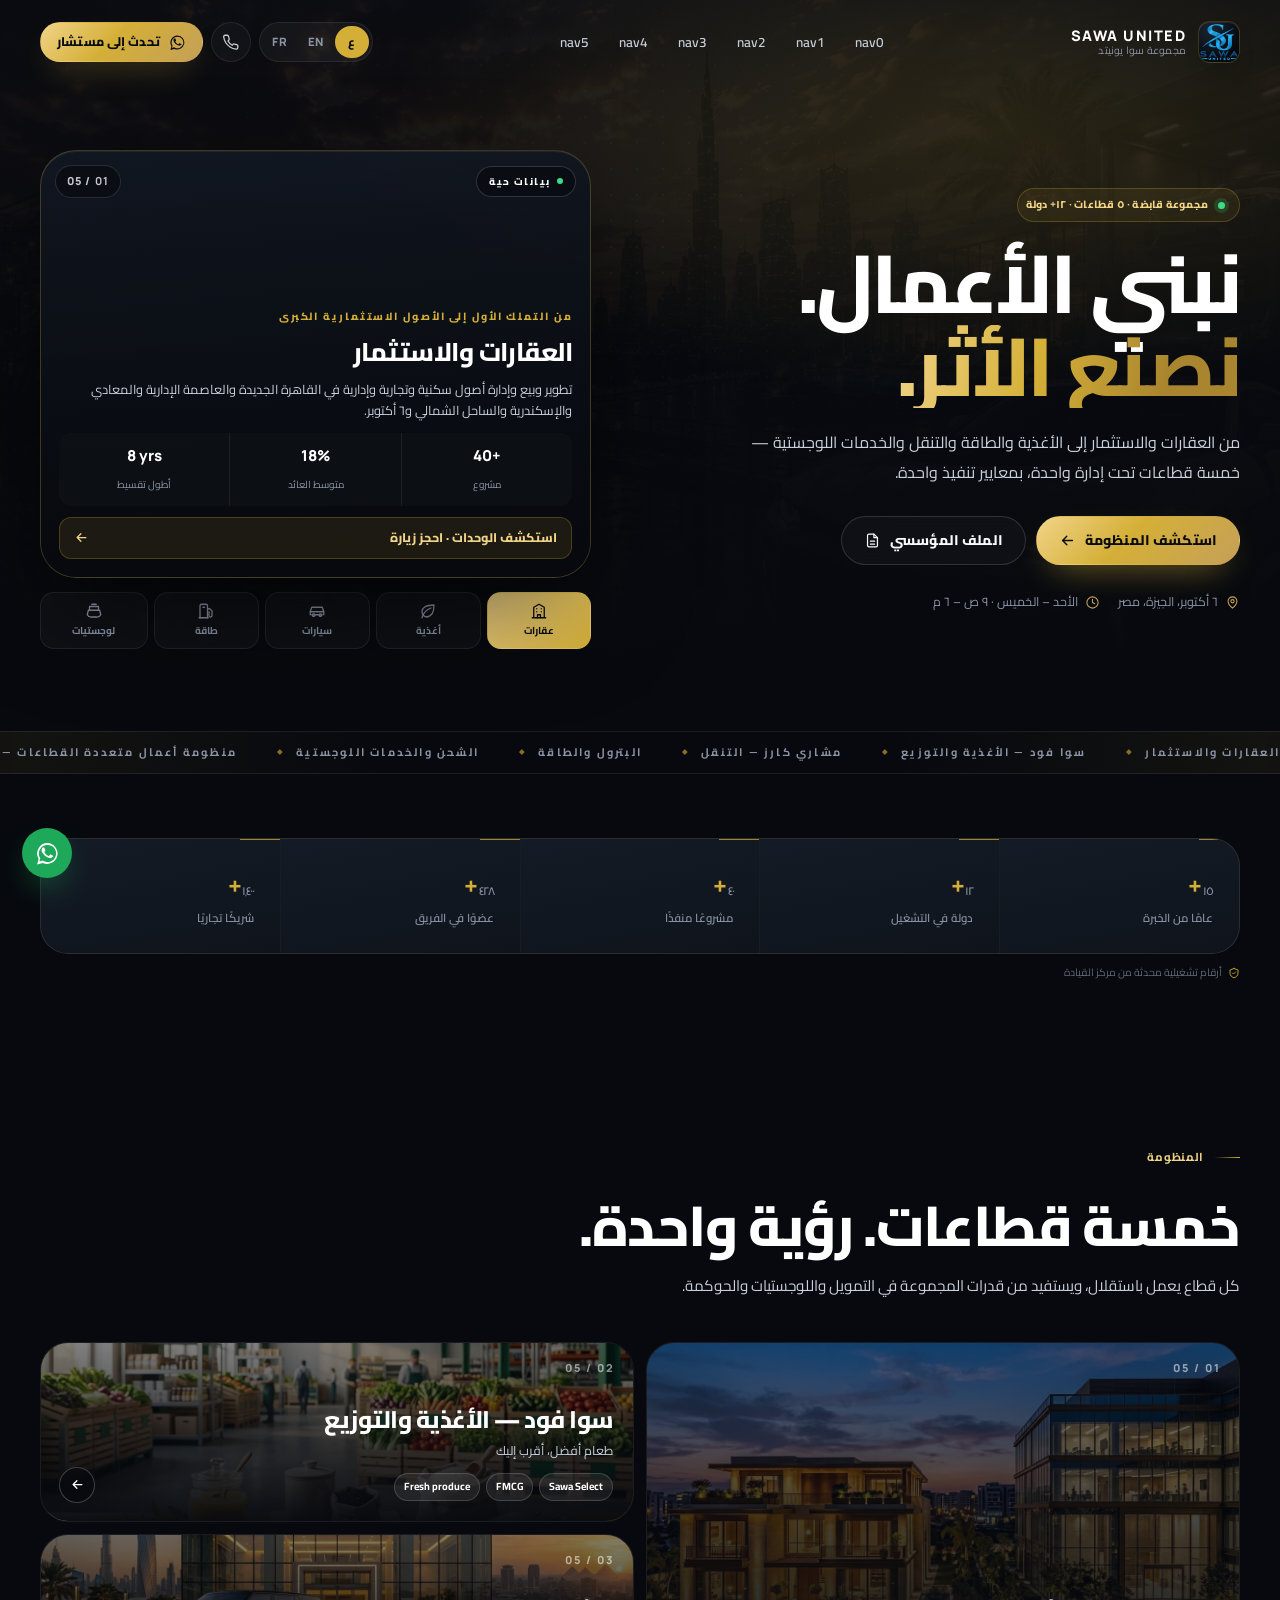
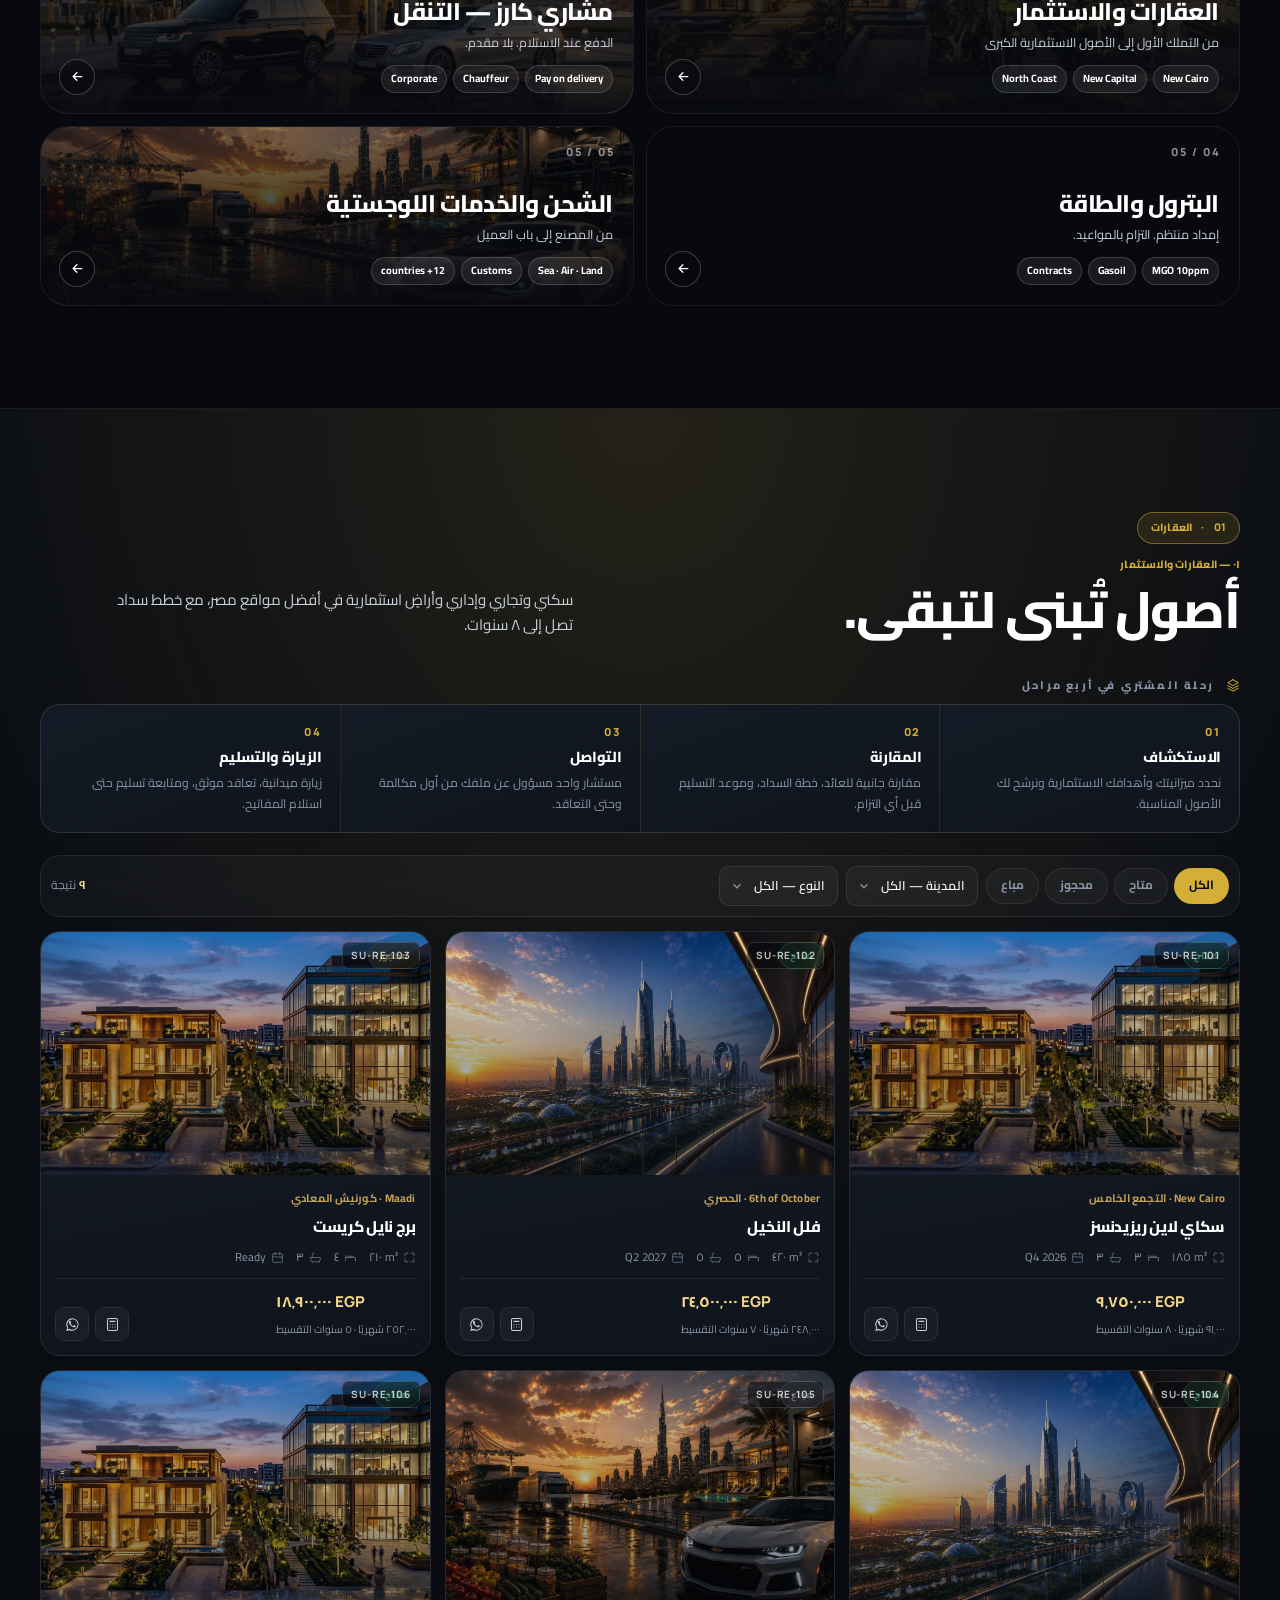
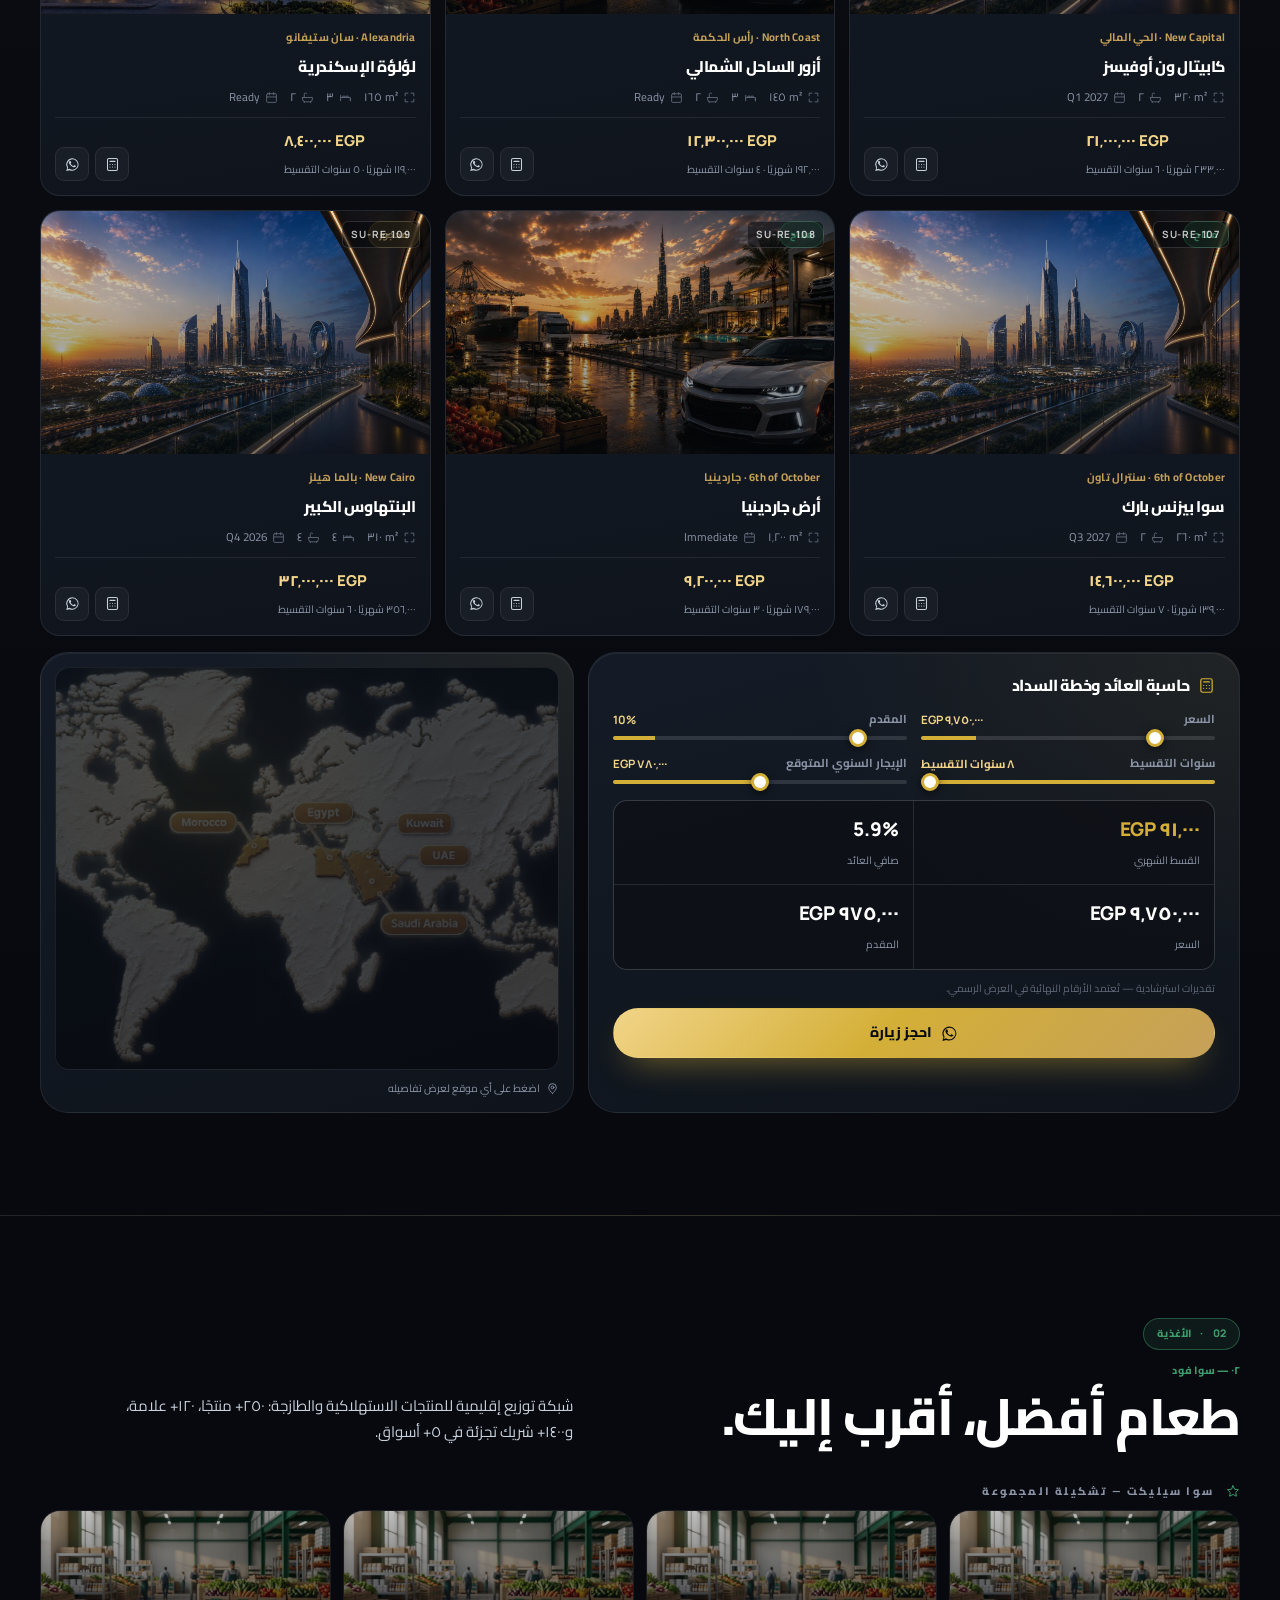
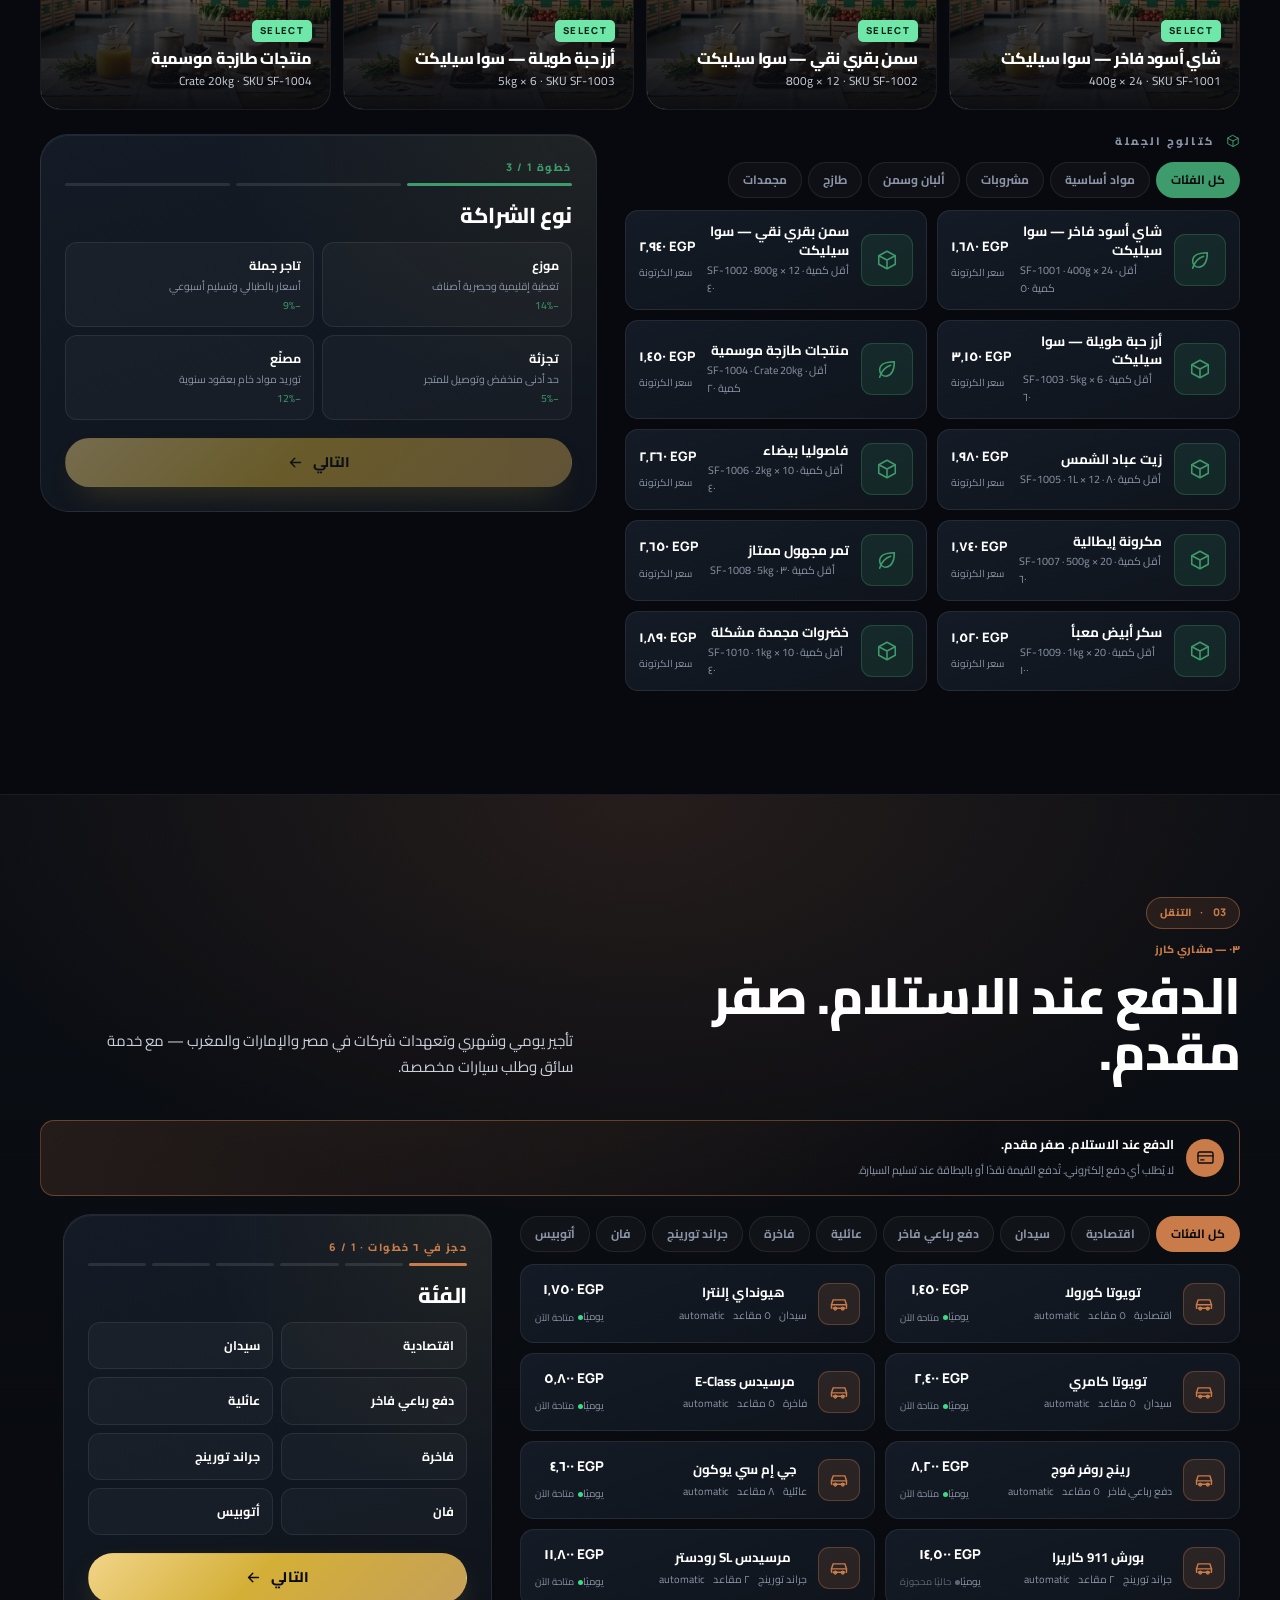
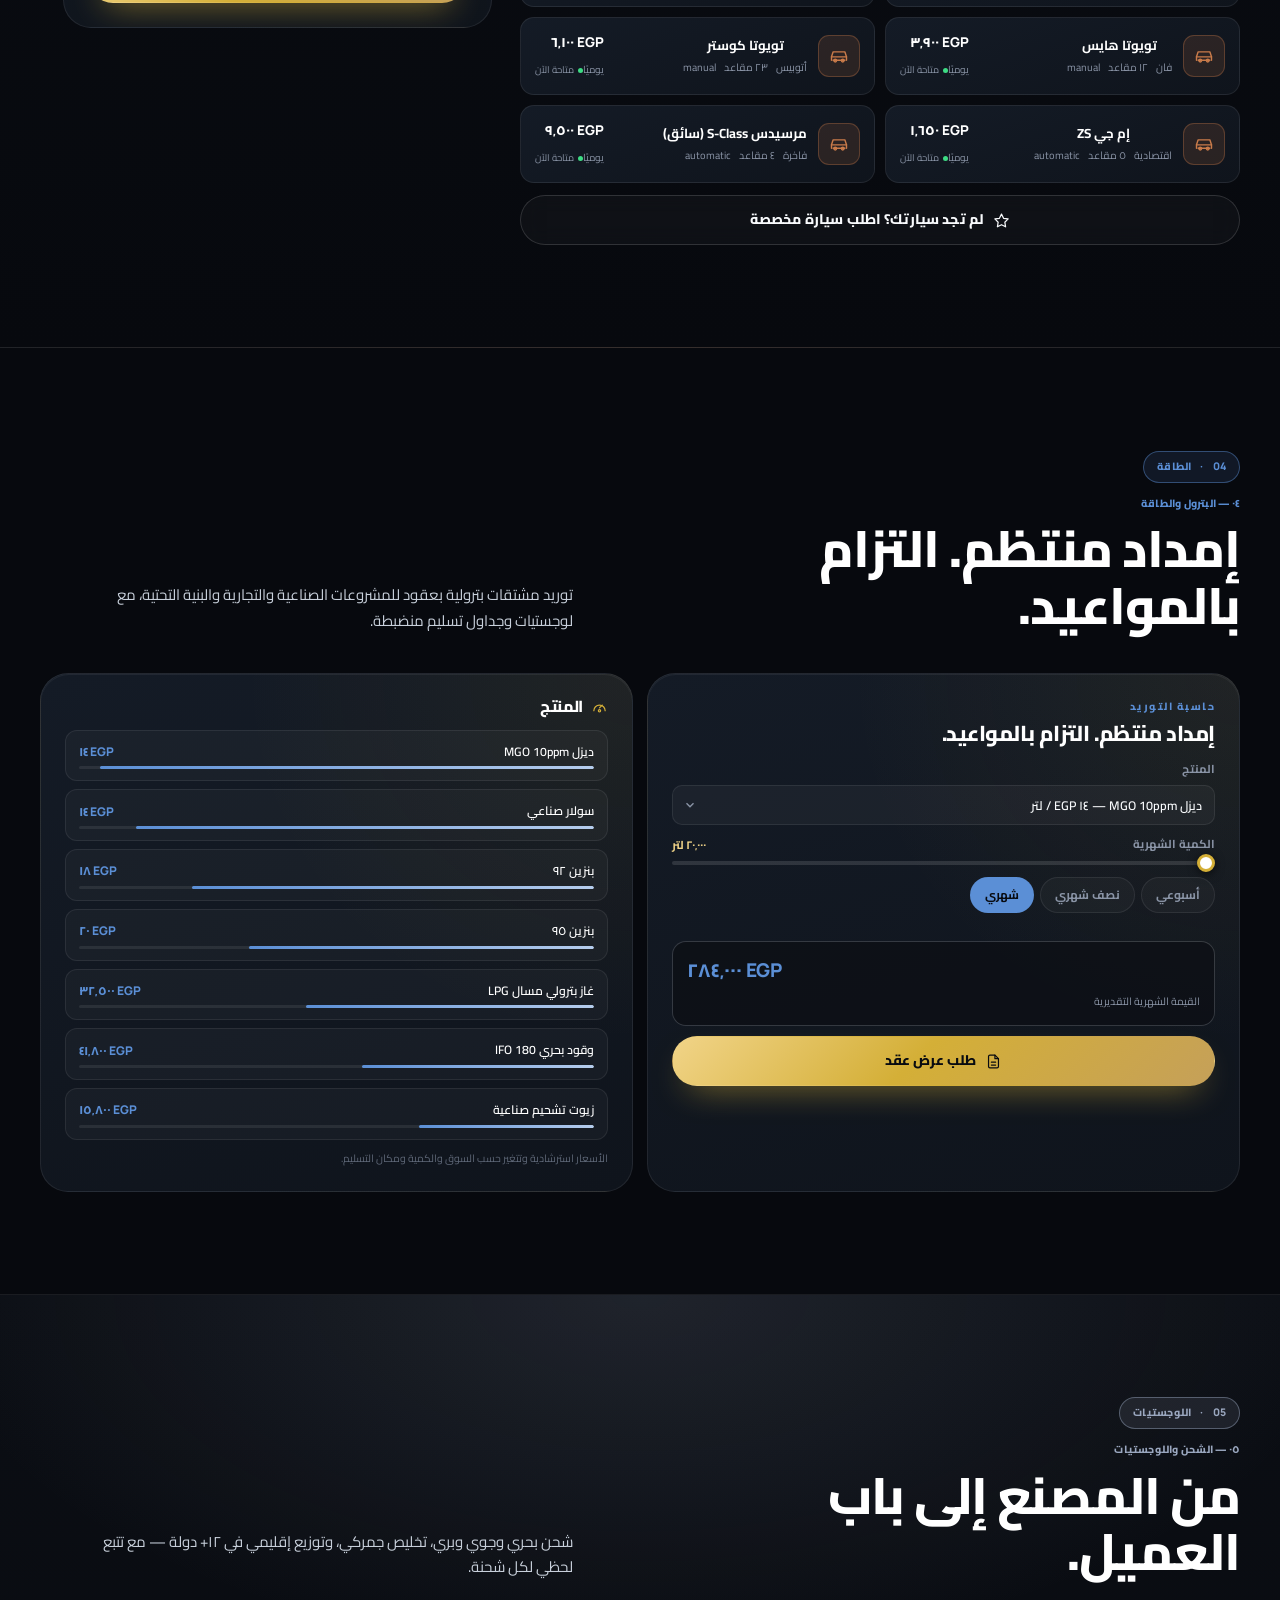
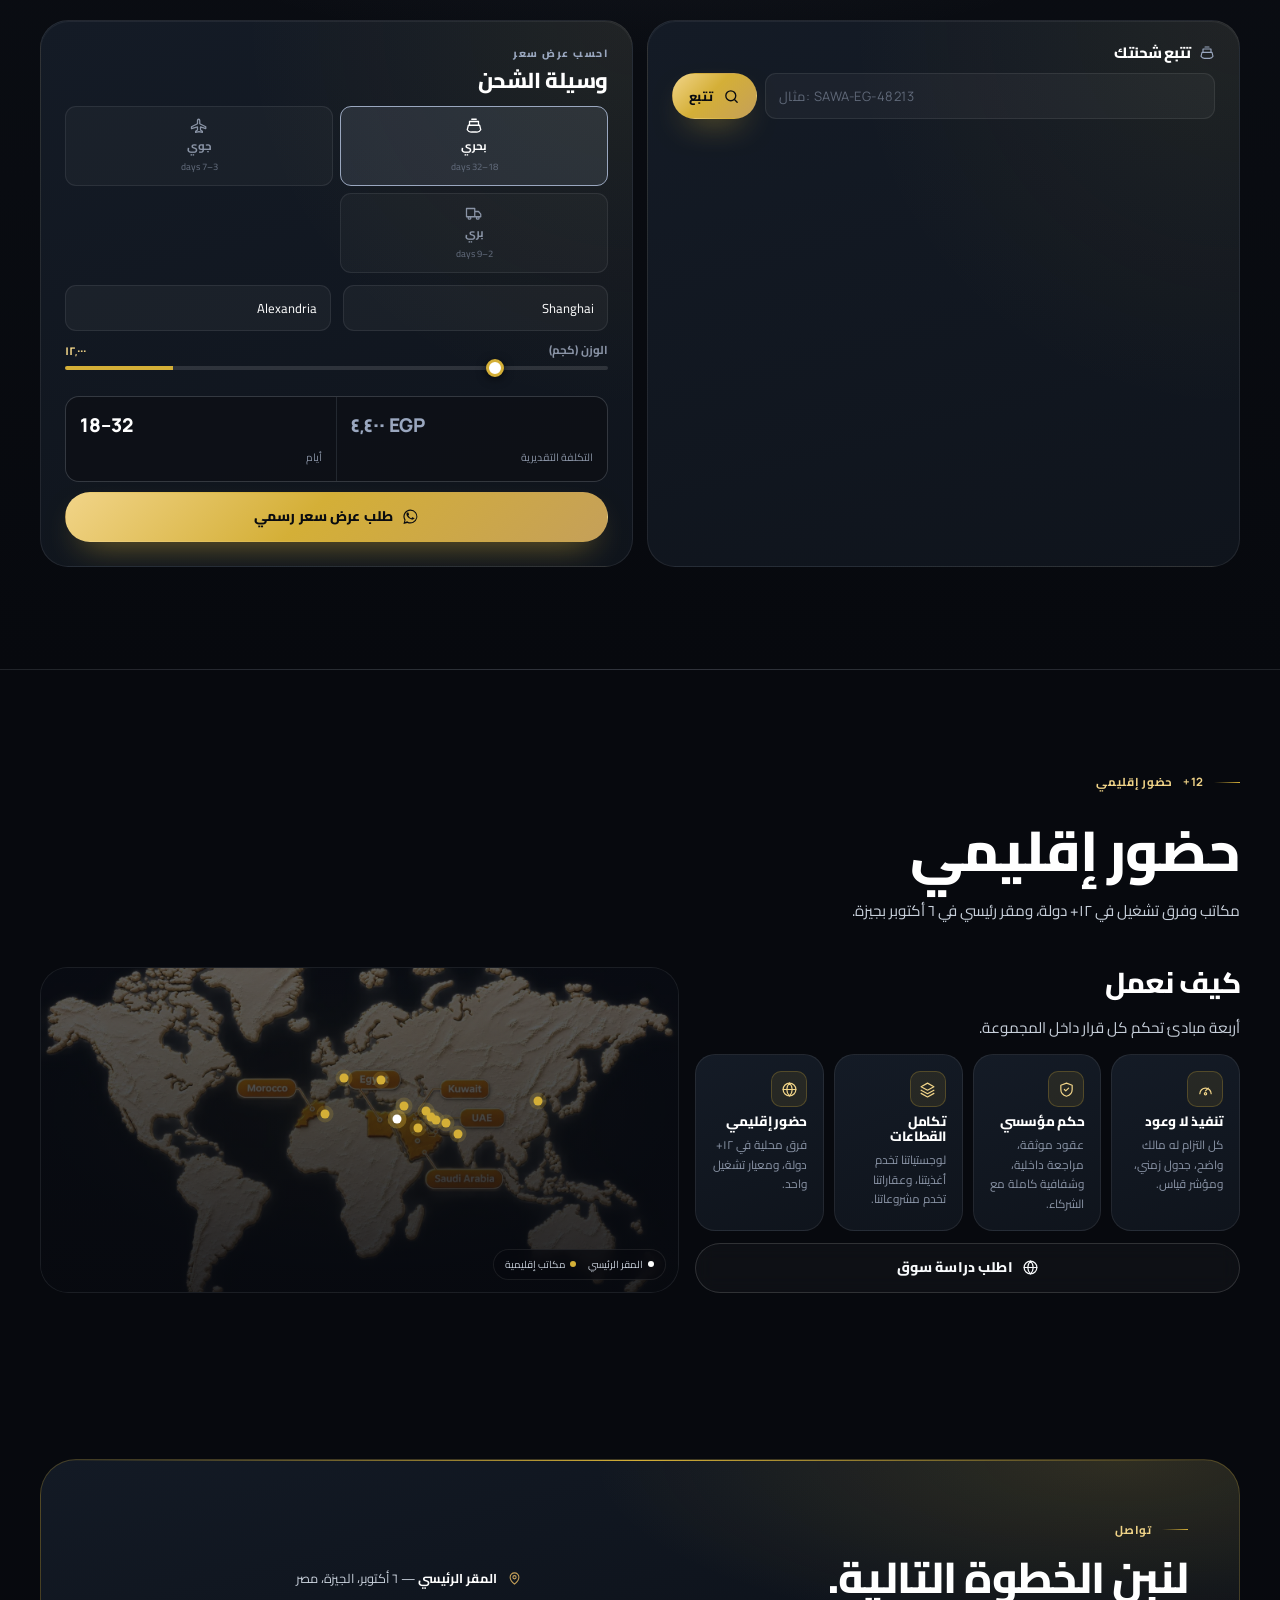
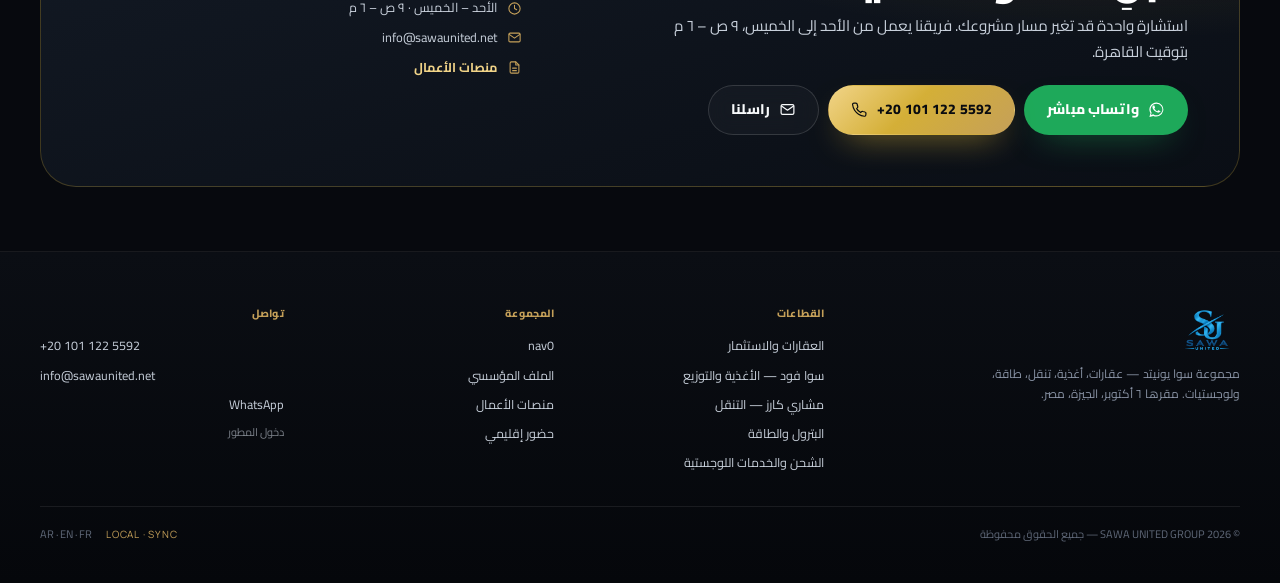
<file: index.html>
<!DOCTYPE html>
<html lang="ar" dir="rtl" data-theme="dark">
<head>
<meta charset="UTF-8">
<meta name="viewport" content="width=device-width, initial-scale=1, viewport-fit=cover">
<title>مجموعة سوا يونيتد | عقارات · أغذية · سيارات · بترول · لوجستيات</title>
<meta name="description" content="مجموعة سوا يونيتد — منظومة أعمال متعددة القطاعات في مصر والشرق الأوسط: عقارات واستثمار، توزيع أغذية، تأجير سيارات، إمداد بترولي، وشحن دولي.">
<meta name="theme-color" content="#07090E">
<meta name="robots" content="index,follow,max-image-preview:large">
<link rel="canonical" href="https://sawaunited.net/">
<link rel="alternate" hreflang="ar" href="https://sawaunited.net/?lang=ar">
<link rel="alternate" hreflang="en" href="https://sawaunited.net/?lang=en">
<link rel="alternate" hreflang="fr" href="https://sawaunited.net/?lang=fr">
<link rel="alternate" hreflang="x-default" href="https://sawaunited.net/">
<meta property="og:type" content="website">
<meta property="og:site_name" content="SAWA UNITED GROUP">
<meta property="og:title" id="ogTitle" content="SAWA UNITED GROUP | مجموعة سوا يونيتد">
<meta property="og:description" id="ogDescription" content="خمسة قطاعات: عقارات، أغذية، تنقل، طاقة، ولوجستيات.">
<meta property="og:url" content="https://sawaunited.net/">
<meta property="og:image" content="https://sawaunited.net/portfolio/assets/ecosystem-hero.jpg">
<meta name="twitter:card" content="summary_large_image">
<link rel="icon" href="assets/favicon-48.png" type="image/png" sizes="48x48">
<link rel="icon" href="assets/favicon.ico" sizes="any">
<link rel="apple-touch-icon" href="assets/favicon-192.png">
<link rel="preload" href="assets/fonts/cairo-arabic-variable.woff2" as="font" type="font/woff2" crossorigin>
<link rel="preload" href="portfolio/assets/ecosystem-hero.webp" as="image" type="image/webp" fetchpriority="high">
<link rel="stylesheet" href="css/ecosystem.css">
<script>
/* Resolve language + direction before first paint (Arabic RTL is the default). */
(function () {
  var lang = "ar";
  try {
    var saved = localStorage.getItem("sawa_lang");
    if (saved === "ar" || saved === "en" || saved === "fr") { lang = saved; }
    else if (new URLSearchParams(location.search).get("lang")) {
      var q = new URLSearchParams(location.search).get("lang");
      if (q === "ar" || q === "en" || q === "fr") { lang = q; }
    }
  } catch (e) { /* default to Arabic */ }
  document.documentElement.lang = lang;
  document.documentElement.dir = lang === "ar" ? "rtl" : "ltr";
  /* No-JS fallback (the store overrides the title and meta on boot). */
  window.__SAWA_LANG = lang;
})();
</script>
<script type="application/ld+json">
{"@context":"https://schema.org","@type":"Organization","name":"SAWA UNITED GROUP","alternateName":"مجموعة سوا يونيتد","url":"https://sawaunited.net/","logo":"https://sawaunited.net/assets/sawa-header-logo.webp","email":"info@sawaunited.net","telephone":"+201011225592","address":{"@type":"PostalAddress","addressLocality":"6th of October City","addressRegion":"Giza","addressCountry":"EG"},"areaServed":["EG","SA","AE","KW","JO","MA","QA","OM"],"contactPoint":[{"@type":"ContactPoint","contactType":"sales","telephone":"+201011225592","email":"info@sawaunited.net","availableLanguage":["ar","en","fr"]}]}
</script>
</head>
<body>

<a class="su-skip-link" href="#main" data-i18n="skip">تخطَّ إلى المحتوى</a>

<svg width="0" height="0" style="position:absolute" aria-hidden="true" focusable="false">
  <defs>
    <symbol id="i-building" viewBox="0 0 24 24" fill="none" stroke="currentColor" stroke-width="1.7" stroke-linecap="round" stroke-linejoin="round"><path d="M3 21h18M5 21V7l7-4 7 4v14"/><path d="M9 9h.01M15 9h.01M9 13h.01M15 13h.01M10 21v-4h4v4"/></symbol>
    <symbol id="i-leaf" viewBox="0 0 24 24" fill="none" stroke="currentColor" stroke-width="1.7" stroke-linecap="round" stroke-linejoin="round"><path d="M11 20A7 7 0 0 1 4 13c0-5 4-9 16-9 0 10-4 15-9 16Z"/><path d="M4 21c2-7 6-11 12-13"/></symbol>
    <symbol id="i-car" viewBox="0 0 24 24" fill="none" stroke="currentColor" stroke-width="1.7" stroke-linecap="round" stroke-linejoin="round"><path d="M5 17h14M3 17v-4l2-6h14l2 6v4"/><path d="M3 13h18"/><circle cx="7.5" cy="17.5" r="1.6"/><circle cx="16.5" cy="17.5" r="1.6"/></symbol>
    <symbol id="i-fuel" viewBox="0 0 24 24" fill="none" stroke="currentColor" stroke-width="1.7" stroke-linecap="round" stroke-linejoin="round"><path d="M4 21V5a2 2 0 0 1 2-2h6a2 2 0 0 1 2 2v16"/><path d="M3 21h12M8 7h2M14 9h3l3 3v6a2 2 0 0 1-4 0v-5"/></symbol>
    <symbol id="i-ship" viewBox="0 0 24 24" fill="none" stroke="currentColor" stroke-width="1.7" stroke-linecap="round" stroke-linejoin="round"><path d="M3 17l1.5-6h15L21 17a6 6 0 0 1-6 3H9a6 6 0 0 1-6-3Z"/><path d="M6 11V6h12v5M9 3h6"/></symbol>
    <symbol id="i-globe" viewBox="0 0 24 24" fill="none" stroke="currentColor" stroke-width="1.7" stroke-linecap="round"><circle cx="12" cy="12" r="9"/><path d="M3 12h18M12 3c2.5 2.5 3.8 5.6 3.8 9S14.5 18.5 12 21c-2.5-2.5-3.8-5.6-3.8-9S9.5 5.5 12 3Z"/></symbol>
    <symbol id="i-phone" viewBox="0 0 24 24" fill="none" stroke="currentColor" stroke-width="1.7" stroke-linecap="round" stroke-linejoin="round"><path d="M21 16.9v2.6a2 2 0 0 1-2.2 2 18.6 18.6 0 0 1-8.1-2.9 18.3 18.3 0 0 1-5.6-5.6A18.6 18.6 0 0 1 2.2 5A2 2 0 0 1 4.2 3h2.6a2 2 0 0 1 2 1.7c.1 1 .4 1.9.7 2.8a2 2 0 0 1-.5 2.1L8 10.7a15 15 0 0 0 5.6 5.6l1.1-1.1a2 2 0 0 1 2.1-.4c.9.3 1.8.6 2.8.7a2 2 0 0 1 1.7 2Z"/></symbol>
    <symbol id="i-wa" viewBox="0 0 24 24" fill="currentColor"><path d="M12 2a10 10 0 0 0-8.5 15.2L2 22.5l5.5-1.4A10 10 0 1 0 12 2Zm0 1.8a8.2 8.2 0 1 1-4.2 15.2l-.3-.2-3.3.9.9-3.2-.2-.3A8.2 8.2 0 0 1 12 3.8Zm4.8 11.4c-.2.6-1.2 1.2-1.7 1.2-.5.1-1 .1-3.2-.8-2.7-1.1-4.4-3.8-4.5-4-.2-.2-1.1-1.5-1.1-2.8s.7-2 1-2.3c.2-.3.5-.3.7-.3h.5c.2 0 .4 0 .6.5l.8 2c.1.2.1.4 0 .6l-.4.5-.4.5c-.1.2-.2.3 0 .6.2.3.7 1.2 1.6 2 1.1 1 2 1.3 2.3 1.4.3.1.4.1.6-.1l.8-1c.2-.3.4-.2.6-.2l1.9 1c.3.1.5.2.5.3.1.2.1.7-.1 1.2Z"/></symbol>
    <symbol id="i-arrow" viewBox="0 0 24 24" fill="none" stroke="currentColor" stroke-width="2" stroke-linecap="round" stroke-linejoin="round"><path d="M5 12h14M13 6l6 6-6 6"/></symbol>
    <symbol id="i-arrow-up" viewBox="0 0 24 24" fill="none" stroke="currentColor" stroke-width="2" stroke-linecap="round" stroke-linejoin="round"><path d="M7 17 17 7M9 7h8v8"/></symbol>
    <symbol id="i-check" viewBox="0 0 24 24" fill="none" stroke="currentColor" stroke-width="2.2" stroke-linecap="round" stroke-linejoin="round"><path d="m4 12.5 5 5L20 6.5"/></symbol>
    <symbol id="i-shield" viewBox="0 0 24 24" fill="none" stroke="currentColor" stroke-width="1.7" stroke-linecap="round" stroke-linejoin="round"><path d="M12 3l8 3v6c0 5-3.4 8.2-8 9.5C7.4 20.2 4 17 4 12V6l8-3Z"/><path d="m9 12 2 2 4-4"/></symbol>
    <symbol id="i-pin" viewBox="0 0 24 24" fill="none" stroke="currentColor" stroke-width="1.7" stroke-linecap="round" stroke-linejoin="round"><path d="M12 21s7-5.6 7-11a7 7 0 1 0-14 0c0 5.4 7 11 7 11Z"/><circle cx="12" cy="10" r="2.6"/></symbol>
    <symbol id="i-calendar" viewBox="0 0 24 24" fill="none" stroke="currentColor" stroke-width="1.7" stroke-linecap="round" stroke-linejoin="round"><rect x="3" y="5" width="18" height="16" rx="2"/><path d="M8 3v4M16 3v4M3 11h18"/></symbol>
    <symbol id="i-team" viewBox="0 0 24 24" fill="none" stroke="currentColor" stroke-width="1.7" stroke-linecap="round" stroke-linejoin="round"><circle cx="9" cy="8" r="3.2"/><path d="M3 20a6 6 0 0 1 12 0M16 5.5a3 3 0 0 1 0 5.6M17 20a6 6 0 0 0-2-4.4"/></symbol>
    <symbol id="i-handshake" viewBox="0 0 24 24" fill="none" stroke="currentColor" stroke-width="1.7" stroke-linecap="round" stroke-linejoin="round"><path d="m3 12 4-4 5 4 5-4 4 4-6 6-3-3-3 3Z"/></symbol>
    <symbol id="i-clock" viewBox="0 0 24 24" fill="none" stroke="currentColor" stroke-width="1.7" stroke-linecap="round" stroke-linejoin="round"><circle cx="12" cy="12" r="9"/><path d="M12 7v5l3.5 2"/></symbol>
    <symbol id="i-mail" viewBox="0 0 24 24" fill="none" stroke="currentColor" stroke-width="1.7" stroke-linecap="round" stroke-linejoin="round"><rect x="3" y="5" width="18" height="14" rx="2"/><path d="m3.5 7 8.5 6 8.5-6"/></symbol>
    <symbol id="i-home" viewBox="0 0 24 24" fill="none" stroke="currentColor" stroke-width="1.7" stroke-linecap="round" stroke-linejoin="round"><path d="M4 11l8-7 8 7v9a1 1 0 0 1-1 1h-5v-6H10v6H5a1 1 0 0 1-1-1Z"/></symbol>
    <symbol id="i-grid" viewBox="0 0 24 24" fill="none" stroke="currentColor" stroke-width="1.7" stroke-linecap="round" stroke-linejoin="round"><rect x="3" y="3" width="7.5" height="7.5" rx="1.6"/><rect x="13.5" y="3" width="7.5" height="7.5" rx="1.6"/><rect x="3" y="13.5" width="7.5" height="7.5" rx="1.6"/><rect x="13.5" y="13.5" width="7.5" height="7.5" rx="1.6"/></symbol>
    <symbol id="i-calc" viewBox="0 0 24 24" fill="none" stroke="currentColor" stroke-width="1.7" stroke-linecap="round" stroke-linejoin="round"><rect x="4" y="2.5" width="16" height="19" rx="2.4"/><path d="M8 7h8M8 12h.01M12 12h.01M16 12h.01M8 16h.01M12 16h.01M16 16h.01"/></symbol>
    <symbol id="i-search" viewBox="0 0 24 24" fill="none" stroke="currentColor" stroke-width="1.9" stroke-linecap="round" stroke-linejoin="round"><circle cx="11" cy="11" r="7"/><path d="m20 20-3.5-3.5"/></symbol>
    <symbol id="i-close" viewBox="0 0 24 24" fill="none" stroke="currentColor" stroke-width="2" stroke-linecap="round"><path d="m6 6 12 12M18 6 6 18"/></symbol>
    <symbol id="i-card" viewBox="0 0 24 24" fill="none" stroke="currentColor" stroke-width="1.7" stroke-linecap="round" stroke-linejoin="round"><rect x="2.5" y="5" width="19" height="14" rx="2.4"/><path d="M2.5 10h19M6 15h4"/></symbol>
    <symbol id="i-gauge" viewBox="0 0 24 24" fill="none" stroke="currentColor" stroke-width="1.7" stroke-linecap="round" stroke-linejoin="round"><path d="M4 18a8 8 0 1 1 16 0"/><path d="m12 14 4-4"/><circle cx="12" cy="18" r="1.6"/></symbol>
    <symbol id="i-layers" viewBox="0 0 24 24" fill="none" stroke="currentColor" stroke-width="1.7" stroke-linecap="round" stroke-linejoin="round"><path d="m12 3 9 5-9 5-9-5 9-5Z"/><path d="m3 13 9 5 9-5M3 17.5l9 5 9-5"/></symbol>
    <symbol id="i-plane" viewBox="0 0 24 24" fill="none" stroke="currentColor" stroke-width="1.7" stroke-linecap="round" stroke-linejoin="round"><path d="M21 15.5V13l-8-4V4.5a1.5 1.5 0 0 0-3 0V9l-8 4v2.5l8-2.2v4L7.5 19v1.5l4.5-1 4.5 1V19L14 17.3v-4l7 2.2Z"/></symbol>
    <symbol id="i-truck" viewBox="0 0 24 24" fill="none" stroke="currentColor" stroke-width="1.7" stroke-linecap="round" stroke-linejoin="round"><path d="M2 6h11v11H2zM13 10h5l3 3.5V17h-8"/><circle cx="6" cy="18.5" r="1.8"/><circle cx="17" cy="18.5" r="1.8"/></symbol>
    <symbol id="i-box" viewBox="0 0 24 24" fill="none" stroke="currentColor" stroke-width="1.7" stroke-linecap="round" stroke-linejoin="round"><path d="m12 2.5 9 4.8v9.4l-9 4.8-9-4.8V7.3Z"/><path d="M3 7.3 12 12l9-4.7M12 21v-9"/></symbol>
    <symbol id="i-doc" viewBox="0 0 24 24" fill="none" stroke="currentColor" stroke-width="1.7" stroke-linecap="round" stroke-linejoin="round"><path d="M14 3H7a2 2 0 0 0-2 2v14a2 2 0 0 0 2 2h10a2 2 0 0 0 2-2V8Z"/><path d="M14 3v5h5M9 13h6M9 17h6"/></symbol>
    <symbol id="i-bed" viewBox="0 0 24 24" fill="none" stroke="currentColor" stroke-width="1.7" stroke-linecap="round" stroke-linejoin="round"><path d="M3 18V8M3 12h18v6M21 18v-4"/><path d="M7 12V9.5h4V12M13 12V9.5h4V12"/></symbol>
    <symbol id="i-bath" viewBox="0 0 24 24" fill="none" stroke="currentColor" stroke-width="1.7" stroke-linecap="round" stroke-linejoin="round"><path d="M3 12h18v3a5 5 0 0 1-5 5H8a5 5 0 0 1-5-5v-3ZM6 12V6a2.5 2.5 0 0 1 4.3-1.7"/><path d="M6 20v1.5M18 20v1.5"/></symbol>
    <symbol id="i-maximize" viewBox="0 0 24 24" fill="none" stroke="currentColor" stroke-width="1.7" stroke-linecap="round" stroke-linejoin="round"><path d="M4 9V4h5M20 9V4h-5M4 15v5h5M20 15v5h-5"/></symbol>
    <symbol id="i-eye" viewBox="0 0 24 24" fill="none" stroke="currentColor" stroke-width="1.7" stroke-linecap="round" stroke-linejoin="round"><path d="M2.5 12S6 5.5 12 5.5 21.5 12 21.5 12S18 18.5 12 18.5 2.5 12 2.5 12Z"/><circle cx="12" cy="12" r="3"/></symbol>
    <symbol id="i-download" viewBox="0 0 24 24" fill="none" stroke="currentColor" stroke-width="1.7" stroke-linecap="round" stroke-linejoin="round"><path d="M12 3v12M7 11l5 5 5-5M4 20h16"/></symbol>
    <symbol id="i-star" viewBox="0 0 24 24" fill="none" stroke="currentColor" stroke-width="1.7" stroke-linecap="round" stroke-linejoin="round"><path d="m12 3 2.9 5.9 6.5.9-4.7 4.6 1.1 6.5-5.8-3-5.8 3 1.1-6.5L2.6 9.8l6.5-.9Z"/></symbol>
    <symbol id="i-lock" viewBox="0 0 24 24" fill="none" stroke="currentColor" stroke-width="1.7" stroke-linecap="round" stroke-linejoin="round"><rect x="4.5" y="10" width="15" height="11" rx="2.4"/><path d="M8 10V7a4 4 0 0 1 8 0v3"/></symbol>
  </defs>
</svg>

<!-- ============================= HEADER ============================= -->
<header class="site-header" id="siteHeader">
  <div class="wrap header-inner">
    <a class="brand" href="#top" aria-label="SAWA UNITED GROUP">
      <span class="brand-mark"><img src="assets/sawa-header-logo.webp" alt="" width="42" height="42"></span>
      <span class="brand-text">
        <b>SAWA UNITED</b>
        <span data-i18n="brandSub">مجموعة سوا يونيتد</span>
      </span>
    </a>

    <nav class="nav-desktop" id="navDesktop" aria-label="Primary">
      <a href="#ecosystem" data-i18n="nav0"></a>
      <a href="#realestate" data-i18n="nav1"></a>
      <a href="#food" data-i18n="nav2"></a>
      <a href="#cars" data-i18n="nav3"></a>
      <a href="#energy" data-i18n="nav4"></a>
      <a href="#logistics" data-i18n="nav5"></a>
    </nav>

    <div class="header-tools">
      <div class="lang-switch" role="group" aria-label="Language">
        <button type="button" data-lang="ar" aria-pressed="true" lang="ar">ع</button>
        <button type="button" data-lang="en" aria-pressed="false" lang="en">EN</button>
        <button type="button" data-lang="fr" aria-pressed="false" lang="fr">FR</button>
      </div>
      <button class="icon-btn" type="button" id="quickBtn" aria-label="Quick contact" aria-haspopup="dialog">
        <svg><use href="#i-phone"/></svg>
      </button>
      <a class="btn btn--gold btn--sm header-cta" href="https://wa.me/201011225592" target="_blank" rel="noopener noreferrer" data-wa-link>
        <svg><use href="#i-wa"/></svg><span data-i18n="navCta"></span>
      </a>
    </div>
  </div>
</header>

<main id="main" tabindex="-1">
<span id="top"></span>

<!-- ============================= HERO ============================= -->
<section class="hero" aria-labelledby="heroTitle">
  <div class="hero-bg"><img src="portfolio/assets/ecosystem-hero.webp" alt="" width="1560" height="780" fetchpriority="high" decoding="async"></div>
  <div class="hero-grain" aria-hidden="true"></div>
  <div class="wrap hero-grid">
    <div class="hero-copy">
      <span class="hero-eyebrow"><span class="dot" aria-hidden="true"></span><span id="heroEyebrow"></span></span>
      <h1 class="hero-title" id="heroTitle">
        <span id="heroTitleA"></span><br><em id="heroTitleB"></em>
      </h1>
      <p class="hero-lead" id="heroLead"></p>
      <div class="hero-actions">
        <a class="btn btn--gold" href="#ecosystem"><span data-i18n="heroPrimary"></span><svg class="arw-ico"><use href="#i-arrow"/></svg></a>
        <a class="btn btn--ghost" href="portfolio/"><span data-i18n="heroSecondary"></span><svg><use href="#i-doc"/></svg></a>
      </div>
      <div class="hero-foot">
        <span class="pin"><svg><use href="#i-pin"/></svg><span id="heroHq"></span></span>
        <span class="pin"><svg><use href="#i-clock"/></svg><span id="heroHours"></span></span>
      </div>
    </div>

    <div class="portal">
      <div class="portal-card" id="portalCard" data-sector="realestate">
        <div class="portal-stage">
          <img class="portal-img is-live" id="portalImgA" src="portfolio/assets/sector-realestate.webp" alt="" width="1376" height="768">
          <img class="portal-img" id="portalImgB" src="" alt="" width="1376" height="768" hidden>
          <div class="portal-top">
            <span class="portal-tag"><span class="pulse-dot" aria-hidden="true"></span><span data-i18n="liveData"></span></span>
            <span class="portal-count"><b id="portalIndex">01</b> / 05</span>
          </div>
          <div class="portal-body">
            <span class="portal-sector" id="portalSector">من التملك الأول إلى الأصول الاستثمارية الكبرى</span>
            <h2 class="portal-name" id="portalName">العقارات والاستثمار</h2>
            <p class="portal-desc" id="portalDesc">تطوير وبيع وإدارة أصول سكنية وتجارية وإدارية في القاهرة الجديدة والعاصمة الإدارية والمعادي والإسكندرية والساحل الشمالي و٦ أكتوبر.</p>
            <div class="portal-stats" id="portalStats"></div>
            <a class="portal-link" id="portalLink" href="#realestate">
              <span data-i18n="explore"></span><svg class="arw-ico" width="15" height="15"><use href="#i-arrow"/></svg>
            </a>
          </div>
        </div>
      </div>
      <div class="portal-tabs" role="tablist" aria-label="Sectors" id="portalTabs"></div>
    </div>
  </div>
</section>

<!-- ============================= TICKER ============================= -->
<div class="ticker" aria-hidden="true">
  <div class="ticker-track" id="tickerTrack"><span>REAL ESTATE · FOOD · MOBILITY · ENERGY · LOGISTICS</span><span>EGYPT · KSA · UAE · KUWAIT · JORDAN · MOROCCO</span></div>
</div>

<!-- ============================= KPI ============================= -->
<section class="section section--tight">
  <div class="wrap">
    <div class="kpi-strip rv" id="kpiStrip"></div>
    <p class="calc-note" style="margin-top:10px;display:flex;align-items:center;gap:6px">
      <svg width="12" height="12" style="color:var(--gold)"><use href="#i-shield"/></svg>
      <span data-i18n="kpiNote"></span>
    </p>
  </div>
</section>

<!-- ============================= BENTO ============================= -->
<section class="section" id="ecosystem">
  <div class="wrap">
    <div class="sec-head rv">
      <span class="kicker" data-i18n="sectorsKicker">المنظومة</span>
      <h2 class="h-sec" data-i18n="sectorsTitle">خمسة قطاعات. رؤية واحدة.</h2>
      <p class="lead" data-i18n="sectorsLead"></p>
    </div>
    <div class="bento rv" id="bentoGrid"></div>
  </div>
</section>

<!-- ========================= 01 REAL ESTATE ========================= -->
<section class="chapter chapter--alt" id="realestate" data-sector="realestate" aria-labelledby="reTitle">
  <div class="wrap">
    <div class="chapter-head rv">
      <div>
        <span class="chapter-badge"><span>01</span> · <span data-i18n="estateBadge"></span></span>
        <p class="chapter-kicker" data-i18n="estateKicker"></p>
        <h2 class="chapter-title" id="reTitle" style="margin-top:8px"><span data-i18n="estateTitle"></span></h2>
      </div>
      <div>
        <p class="chapter-lead" data-i18n="estateLead" data-fallback="تطوير وبيع وإدارة أصول سكنية وتجارية وإدارية في أفضل مواقع مصر، مع خطط سداد تصل إلى ٨ سنوات.">تطوير وبيع وإدارة أصول سكنية وتجارية وإدارية في أفضل مواقع مصر، مع خطط سداد تصل إلى ٨ سنوات.</p>
      </div>
    </div>

    <h4 class="eyebrow-line rv" style="margin-bottom:12px"><svg width="14" height="14" style="color:var(--gold)"><use href="#i-layers"/></svg><span data-i18n="journeyTitle"></span></h4>
    <div class="journey rv" id="journeyGrid"></div>

    <div class="toolbar rv" style="margin-top:22px">
      <div class="chip-row" id="propStatusChips" role="group" aria-label="Status"></div>
      <select class="select" id="propCity" aria-label="City"></select>
      <select class="select" id="propType" aria-label="Type"></select>
      <span class="result-count"><b id="propCount">0</b> <span data-i18n="results"></span></span>
    </div>

    <div class="cards" id="propertyGrid" style="margin-top:14px" aria-live="polite"></div>
    <p class="calc-note" id="propEmpty" hidden data-i18n="noResults"></p>

    <div class="calc-map">
      <div class="panel calc-card rv">
        <h3><svg><use href="#i-calc"/></svg><span data-i18n="roiTitle"></span></h3>
        <div class="calc-grid">
          <div class="field">
            <label for="roiPrice"><span data-i18n="price"></span><b id="roiPriceOut"></b></label>
            <input class="range" type="range" id="roiPrice" min="4000000" max="35000000" step="250000" value="9750000">
          </div>
          <div class="field">
            <label for="roiDown"><span data-i18n="downPayment"></span><b id="roiDownOut"></b></label>
            <input class="range" type="range" id="roiDown" min="5" max="40" step="5" value="10">
          </div>
          <div class="field">
            <label for="roiYears"><span data-i18n="yearsLabel"></span><b id="roiYearsOut"></b></label>
            <input class="range" type="range" id="roiYears" min="3" max="8" step="1" value="8">
          </div>
          <div class="field">
            <label for="roiRent"><span data-i18n="annualRental"></span><b id="roiRentOut"></b></label>
            <input class="range" type="range" id="roiRent" min="2" max="14" step="0.5" value="8">
          </div>
        </div>
        <div class="calc-out">
          <div class="calc-cell is-hero"><b id="roiMonthly">—</b><span data-i18n="monthlyInstallment"></span></div>
          <div class="calc-cell"><b id="roiYield">—</b><span data-i18n="netYield"></span></div>
          <div class="calc-cell"><b id="roiTotal">—</b><span data-i18n="price"></span></div>
          <div class="calc-cell"><b id="roiInvested">—</b><span data-i18n="downPayment"></span></div>
        </div>
        <p class="calc-note" data-i18n="calcNote"></p>
        <button class="btn btn--gold btn--block" type="button" id="roiCta" style="margin-top:12px">
          <svg><use href="#i-wa"/></svg><span data-i18n="bookVisit"></span>
        </button>
      </div>

      <div class="panel map-card rv">
        <div class="map-plane" id="propMap">
          <img src="portfolio/assets/global-map.webp" alt="" aria-hidden="true">
        </div>
        <p class="map-hint"><svg><use href="#i-pin"/></svg><span data-i18n="mapHint"></span></p>
      </div>
    </div>
  </div>
</section>

<!-- ============================= 02 FOOD ============================= -->
<section class="chapter" id="food" data-sector="food" aria-labelledby="foodTitleEl">
  <div class="wrap">
    <div class="chapter-head rv">
      <div>
        <span class="chapter-badge"><span>02</span> · <span data-i18n="foodBadge"></span></span>
        <p class="chapter-kicker" data-i18n="foodKicker"></p>
        <h2 class="chapter-title" id="foodTitleEl" style="margin-top:8px"><span data-i18n="foodTitle"></span></h2>
      </div>
      <div>
        <p class="chapter-lead" data-i18n="foodLead" data-fallback="شبكة توزيع إقليمية للمنتجات الاستهلاكية والطازجة في ٥+ أسواق.">شبكة توزيع إقليمية للمنتجات الاستهلاكية والطازجة في ٥+ أسواق.</p>
      </div>
    </div>

    <h4 class="eyebrow-line rv" style="margin-bottom:12px"><svg width="14" height="14" style="color:var(--sector)"><use href="#i-star"/></svg><span data-i18n="selectTitle"></span></h4>
    <div class="flagship rv" id="flagshipGrid"></div>

    <div class="section-split">
      <div class="rv">
        <div class="sec-head" style="margin-bottom:12px">
          <h4 class="eyebrow-line"><svg width="14" height="14" style="color:var(--sector)"><use href="#i-box"/></svg><span data-i18n="catalogTitle"></span></h4>
        </div>
        <div class="chip-row" id="foodCats" role="group" aria-label="Categories" style="margin-bottom:10px"></div>
        <div class="catalog" id="foodCatalog"></div>
      </div>

      <div class="panel stepper rv" id="b2bStepper"></div>
    </div>
  </div>
</section>

<!-- ============================= 03 CARS ============================= -->
<section class="chapter chapter--alt" id="cars" data-sector="cars" aria-labelledby="carsTitleEl">
  <div class="wrap">
    <div class="chapter-head rv">
      <div>
        <span class="chapter-badge"><span>03</span> · <span data-i18n="carsBadge"></span></span>
        <p class="chapter-kicker" data-i18n="carsKicker"></p>
        <h2 class="chapter-title" id="carsTitleEl" style="margin-top:8px"><span data-i18n="carsTitle"></span></h2>
      </div>
      <div>
        <p class="chapter-lead" data-i18n="carsLead" data-fallback="تأجير يومي وشهري وتعهدات شركات في مصر والإمارات والمغرب — الدفع عند الاستلام.">تأجير يومي وشهري وتعهدات شركات في مصر والإمارات والمغرب — الدفع عند الاستلام.</p>
      </div>
    </div>

    <div class="cod-banner rv" style="margin-bottom:18px">
      <span class="ico"><svg><use href="#i-card"/></svg></span>
      <div>
        <b data-i18n="carsTitle"></b>
        <span data-i18n="codNote"></span>
      </div>
    </div>

    <div class="section-split">
      <div class="rv">
        <div class="chip-row" id="carCats" role="group" aria-label="Car categories" style="margin-bottom:10px"></div>
        <div class="fleet" id="fleetList"></div>
        <button class="btn btn--ghost btn--block" type="button" id="customCarBtn" style="margin-top:12px">
          <svg><use href="#i-star"/></svg><span data-i18n="customCar"></span>
        </button>
      </div>
      <div class="panel stepper rv" id="carStepper"></div>
    </div>
  </div>
</section>

<!-- ============================= 04 ENERGY ============================= -->
<section class="chapter" id="energy" data-sector="energy" aria-labelledby="energyTitleEl">
  <div class="wrap">
    <div class="chapter-head rv">
      <div>
        <span class="chapter-badge"><span>04</span> · <span data-i18n="energyBadge"></span></span>
        <p class="chapter-kicker" data-i18n="energyKicker"></p>
        <h2 class="chapter-title" id="energyTitleEl" style="margin-top:8px"><span data-i18n="energyTitle"></span></h2>
      </div>
      <div>
        <p class="chapter-lead" data-i18n="energyLead" data-fallback="توريد مشتقات بترولية بعقود للمشروعات الصناعية والتجارية والبنية التحتية.">توريد مشتقات بترولية بعقود للمشروعات الصناعية والتجارية والبنية التحتية.</p>
      </div>
    </div>

    <div class="energy-grid">
      <div class="panel stepper rv" id="energyStepper"></div>
      <div class="panel calc-card rv">
        <h3><svg><use href="#i-gauge"/></svg><span data-i18n="product"></span></h3>
        <div class="gauge-list" id="energyProducts" style="margin-top:14px"></div>
        <p class="calc-note" data-i18n="energyNote"></p>
      </div>
    </div>
  </div>
</section>

<!-- =========================== 05 LOGISTICS =========================== -->
<section class="chapter chapter--alt" id="logistics" data-sector="logistics" aria-labelledby="logTitleEl">
  <div class="wrap">
    <div class="chapter-head rv">
      <div>
        <span class="chapter-badge"><span>05</span> · <span data-i18n="logisticsBadge"></span></span>
        <p class="chapter-kicker" data-i18n="logisticsKicker"></p>
        <h2 class="chapter-title" id="logTitleEl" style="margin-top:8px"><span data-i18n="logisticsTitle"></span></h2>
      </div>
      <div>
        <p class="chapter-lead" data-i18n="logisticsLead" data-fallback="شحن بحري وجوي وبري، تخليص جمركي، وتوزيع إقليمي في ١٢+ دولة.">شحن بحري وجوي وبري، تخليص جمركي، وتوزيع إقليمي في ١٢+ دولة.</p>
      </div>
    </div>

    <div class="energy-grid">
      <div class="panel tracker rv">
        <h3 style="font-size:15px;color:#fff;display:flex;align-items:center;gap:8px;margin-bottom:12px">
          <svg width="16" height="16" style="color:var(--sector)"><use href="#i-ship"/></svg><span data-i18n="trackerTitle"></span>
        </h3>
        <div class="track-input-row">
          <input class="input" id="shipInput" type="text" dir="ltr" placeholder="SAWA-EG-48213" autocomplete="off" aria-label="Tracking number">
          <button class="btn btn--gold btn--sm" type="button" id="shipBtn"><svg><use href="#i-search"/></svg><span data-i18n="track"></span></button>
        </div>
        <div id="shipResult" style="margin-top:6px"></div>
      </div>

      <div class="panel stepper rv" id="quoteStepper"></div>
    </div>
  </div>
</section>

<!-- ============================= PRESENCE ============================= -->
<section class="section" id="presence">
  <div class="wrap">
    <div class="sec-head rv">
      <span class="kicker">12+ <span data-i18n="presenceTitle"></span></span>
      <h2 class="h-sec" data-i18n="presenceTitle">حضور إقليمي</h2>
      <p class="lead" data-i18n="presenceLead"></p>
    </div>
    <div class="presence">
      <div class="rv">
        <div class="sec-head" style="margin-bottom:14px">
          <h3 class="h-sec h-sec--sm" style="margin-top:0" data-i18n="valuesTitle">كيف نعمل</h3>
          <p class="lead" data-i18n="valuesLead">أربعة مبادئ تحكم كل قرار داخل المجموعة.</p>
        </div>
        <div class="val-grid" id="valueGrid"></div>
        <a class="btn btn--ghost btn--block" href="https://wa.me/201011225592" target="_blank" rel="noopener noreferrer" style="margin-top:12px" data-wa-link>
          <svg><use href="#i-globe"/></svg><span data-i18n="presenceCta"></span>
        </a>
      </div>
      <div class="world rv" id="worldMap">
        <img src="portfolio/assets/global-map.webp" alt="SAWA UNITED GROUP operating footprint" width="1560" height="880" loading="lazy" decoding="async">
        <div class="world-legend"><span><i class="hq"></i><span data-i18n="hqLabel"></span></span><span><i></i><span data-i18n="officeLabel"></span></span></div>
      </div>
    </div>
  </div>
</section>

<!-- ============================= CONTACT ============================= -->
<section class="section section--tight" id="contact">
  <div class="wrap">
    <div class="contact-panel rv">
      <div>
        <span class="kicker" data-i18n="footerContact"></span>
        <h2 class="h-sec" style="font-size:clamp(1.7rem,3.6vw,2.7rem)" data-i18n="contactTitle">لنبنِ الخطوة التالية.</h2>
        <p class="lead" style="margin-top:12px" data-i18n="contactLead"></p>
        <div class="contact-actions" style="margin-top:20px">
          <a class="btn btn--wa" href="https://wa.me/201011225592" target="_blank" rel="noopener noreferrer" data-wa-link><svg><use href="#i-wa"/></svg><span data-i18n="contactWa"></span></a>
          <a class="btn btn--gold" href="tel:+201011225592" dir="ltr"><svg><use href="#i-phone"/></svg><span id="contactPhone">+20 101 122 5592</span></a>
          <a class="btn btn--ghost" href="mailto:info@sawaunited.net"><svg><use href="#i-mail"/></svg><span data-i18n="contactEmail"></span></a>
        </div>
      </div>
      <div class="contact-info">
        <div class="contact-line"><svg><use href="#i-pin"/></svg><span><b data-i18n="hqLabel"></b> — <span id="contactHq"></span></span></div>
        <div class="contact-line"><svg><use href="#i-clock"/></svg><span id="contactHours"></span></div>
        <div class="contact-line"><svg><use href="#i-mail"/></svg><span dir="ltr">info@sawaunited.net</span></div>
        <div class="contact-line"><svg><use href="#i-doc"/></svg><a href="projects.html" style="color:var(--gold-bright);font-weight:700" data-i18n="footerProjects"></a></div>
      </div>
    </div>
  </div>
</section>
</main>

<!-- ============================= FOOTER ============================= -->
<footer class="site-footer">
  <div class="wrap">
    <div class="foot-grid">
      <div class="foot-brand">
        <img src="assets/sawa-header-logo.webp" alt="SAWA UNITED GROUP" width="120" height="44" loading="lazy">
        <p data-i18n="footerAbout"></p>
      </div>
      <div class="foot-col">
        <h5 data-i18n="footerSectors">القطاعات</h5>
        <div id="footSectors"></div>
      </div>
      <div class="foot-col">
        <h5 data-i18n="footerGroup"></h5>
        <a href="#ecosystem" data-i18n="nav0"></a>
        <a href="portfolio/" data-i18n="footerProfile"></a>
        <a href="projects.html" data-i18n="footerProjects"></a>
        <a href="#presence" data-i18n="presenceTitle"></a>
      </div>
      <div class="foot-col">
        <h5 data-i18n="footerContact"></h5>
        <a href="tel:+201011225592" dir="ltr" style="text-align:start">+20 101 122 5592</a>
        <a href="mailto:info@sawaunited.net" dir="ltr" style="text-align:start">info@sawaunited.net</a>
        <a href="https://wa.me/201011225592" target="_blank" rel="noopener noreferrer" data-wa-link>WhatsApp</a>
        <a href="super-admin/" style="font-size:11px;opacity:.6" data-i18n="footerDev"></a>
      </div>
    </div>
    <div class="foot-bot">
      <span>© <span id="copyYear">2026</span> SAWA UNITED GROUP — <span data-i18n="footerLegal"></span></span>
      <span style="display:flex;gap:14px;align-items:center">
        <span id="cloudNote" dir="ltr" style="font-family:var(--font-en);font-size:10px;letter-spacing:.08em;text-transform:uppercase"></span>
        <span>AR · EN · FR</span>
      </span>
    </div>
  </div>
</footer>

<!-- ============================= CHROME ============================= -->
<a class="wa-float" href="https://wa.me/201011225592" target="_blank" rel="noopener noreferrer" aria-label="WhatsApp" data-wa-link>
  <svg><use href="#i-wa"/></svg>
</a>

<nav class="dock" aria-label="Quick navigation">
  <a href="#top" id="dockHome"><svg><use href="#i-home"/></svg><span data-i18n="dockHome"></span></a>
  <a href="#ecosystem"><svg><use href="#i-grid"/></svg><span data-i18n="dockSectors"></span></a>
  <button type="button" id="dockBook"><svg><use href="#i-calendar"/></svg><span data-i18n="dockBook"></span></button>
  <button type="button" id="dockCall"><svg><use href="#i-phone"/></svg><span data-i18n="dockCall"></span></button>
</nav>

<div class="sheet-scrim" id="sheetScrim" hidden></div>
<div class="sheet" id="sheet" role="dialog" aria-modal="true" aria-labelledby="sheetTitle" hidden>
  <div class="sheet-grab" aria-hidden="true"></div>
  <div class="sheet-head">
    <h3 id="sheetTitle" data-i18n="sheetQuick"></h3>
    <button class="sheet-close" type="button" id="sheetClose" aria-label="Close"><svg width="16" height="16"><use href="#i-close"/></svg></button>
  </div>
  <div class="quick-list" id="sheetList"></div>
</div>

<div class="toast" id="toast" role="status" aria-live="polite"><svg><use href="#i-check"/></svg><span id="toastText"></span></div>

<noscript>
  <div style="padding:20px;text-align:center;background:#0F141C;border-top:1px solid #222">
    <p style="color:#F8FAFC">SAWA UNITED GROUP — 6th of October, Giza, Egypt · +20 101 122 5592 · info@sawaunited.net</p>
    <p style="color:#8A94A6;margin-top:8px">Enable JavaScript to use the interactive ecosystem portal, calculators and booking flows.</p>
  </div>
</noscript>

<script src="js/data.js"></script>
<script src="js/ecosystem-store.js"></script>
<script src="js/home.js" defer></script>
</body>
</html>
</file>
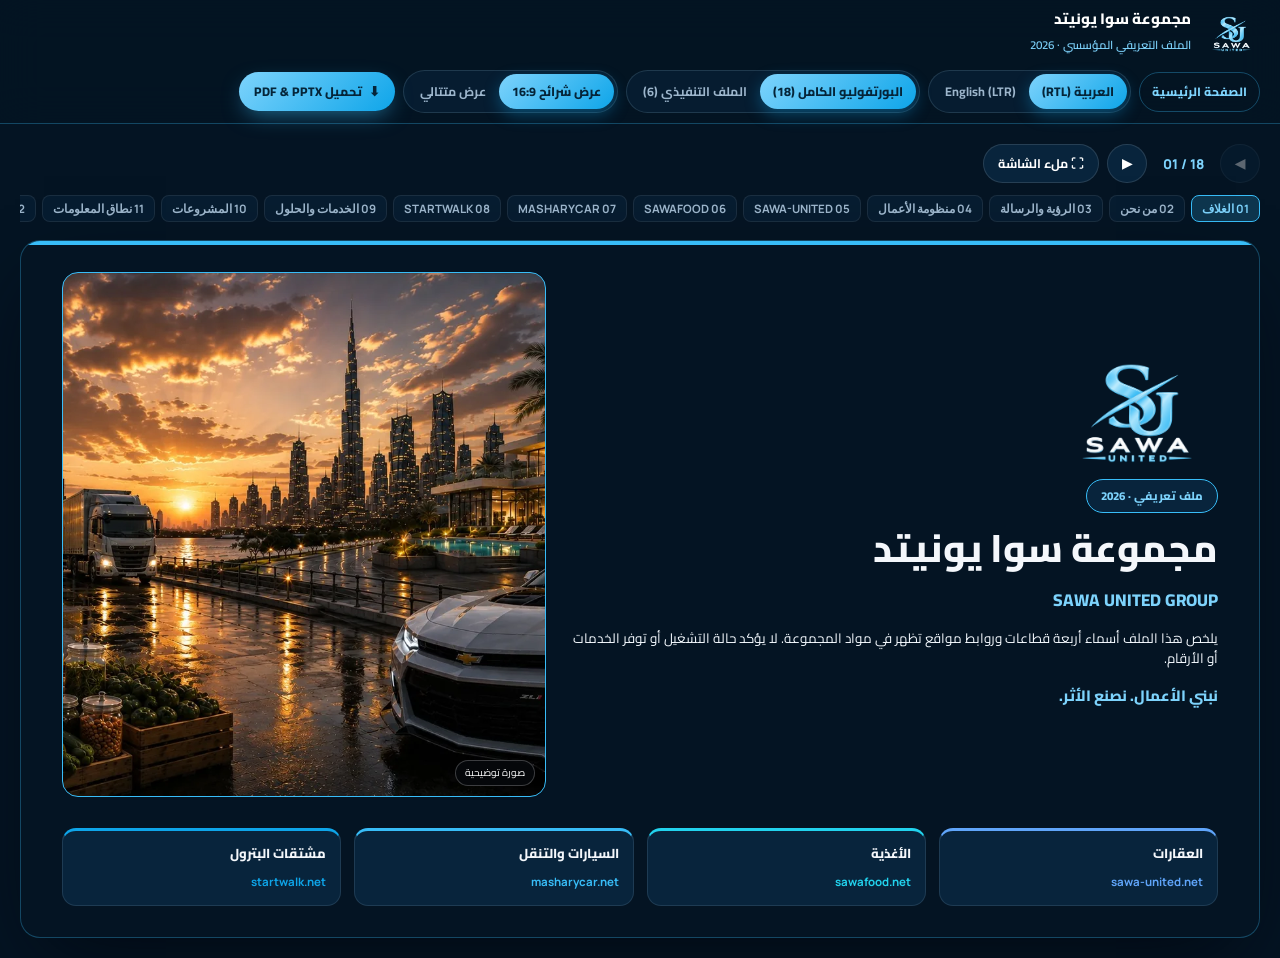
<file: portfolio/index.html>
<!DOCTYPE html>
<html lang="ar" dir="rtl" data-theme="dark">
<head>
<meta charset="UTF-8">
<meta name="viewport" content="width=device-width, initial-scale=1, viewport-fit=cover">
<title id="pageTitle">SAWA UNITED GROUP | Corporate Profile & Business Portfolio</title>
<meta name="description" id="metaDescription" content="Explore the SAWA UNITED GROUP corporate profile and business portfolio in Arabic and English.">
<meta name="robots" content="index,follow,max-image-preview:large">
<link rel="canonical" href="https://sawaunited.net/portfolio/">
<link rel="alternate" hreflang="ar" href="https://sawaunited.net/portfolio/?lang=ar">
<link rel="alternate" hreflang="en" href="https://sawaunited.net/portfolio/?lang=en">
<link rel="alternate" hreflang="x-default" href="https://sawaunited.net/portfolio/">
<meta property="og:type" content="website">
<meta property="og:site_name" content="SAWA UNITED GROUP">
<meta property="og:title" content="SAWA UNITED GROUP | Corporate Profile">
<meta property="og:description" content="Corporate profile and business portfolio in Arabic and English.">
<meta property="og:url" content="https://sawaunited.net/portfolio/">
<meta property="og:image" content="https://sawaunited.net/assets/sawa-header-logo.webp">
<meta name="twitter:card" content="summary_large_image">
<meta name="theme-color" content="#041423">
<link rel="icon" href="assets/logo-transparent.png">
<link rel="stylesheet" href="../css/design-system.css">
<style>
:root {
  --obsidian: #041423;
  --obsidian2: #061C30;
  --obsidian-card: #08243C;
  --obsidian-line: rgba(186,230,253,0.14);
  --ivory: #F5FAFF;
  --ivory2: #EAF6FE;
  --ivory-card: #FFFFFF;
  --ivory-line: rgba(7,54,88,0.12);
  --gold: #38BDF8;
  --gold-bright: #7DD3FC;
  --gold-deep: #0369A1;
  --silver: #E6F2FA;
  --muted-dark: #9DB6CC;
  --muted-light: #4E6B82;
  --estate: #60A5FA;
  --food: #22D3EE;
  --car: #38BDF8;
  --oil: #0EA5E9;
  --font-head: 'Cairo', system-ui, sans-serif;
  --font-body: 'Cairo', system-ui, sans-serif;
}
html[lang="en"] {
  --font-head: 'Manrope', system-ui, sans-serif;
  --font-body: 'Manrope', system-ui, sans-serif;
}
* { box-sizing: border-box; margin: 0; padding: 0; }
body {
  background: #041423;
  color: #F5FAFF;
  font-family: var(--font-body);
  min-height: 100vh;
  overflow-x: hidden;
}
button, a { font-family: inherit; color: inherit; text-decoration: none; cursor: pointer; border: 0; background: none; }

/* Top Command Bar */
.topbar {
  position: sticky; top: 0; z-index: 100;
  background: rgba(4, 20, 35, 0.92);
  backdrop-filter: blur(18px);
  border-bottom: 1px solid rgba(56, 189, 248, 0.30);
  padding: 10px 20px;
}
.topbar-inner {
  max-width: 1480px; margin: 0 auto;
  display: flex; align-items: center; justify-content: space-between; gap: 12px; flex-wrap: wrap;
}
.brand-id { display: flex; align-items: center; gap: 12px; }
.brand-id img { height: 38px; width: auto; object-fit: contain; }
.brand-txt strong { display: block; font-family: var(--font-head); font-size: 15px; font-weight: 800; color: #fff; line-height: 1.2; }
.brand-txt span { font-size: 11.5px; color: var(--gold-bright); font-weight: 600; }

.controls { display: flex; align-items: center; gap: 8px; flex-wrap: wrap; }
.home-link { display: inline-flex; align-items: center; min-height: 40px; padding: 6px 12px; border: 1px solid rgba(56,189,248,.32); border-radius: 999px; color: var(--gold-bright); font-size: 12px; font-weight: 800; white-space: nowrap; }
.home-link:hover { background: rgba(56,189,248,.1); }
.pill-group {
  display: inline-flex; background: #061C30; border: 1px solid rgba(186,230,253,0.14);
  border-radius: 999px; padding: 3px;
}
.pill-group button {
  padding: 6px 13px; border-radius: 999px; font-size: 12.5px; font-weight: 700; color: var(--muted-dark); transition: .2s;
}
.pill-group button.active { background: linear-gradient(135deg, #7DD3FC, #0EA5E9); color: #052539; font-weight: 800; box-shadow: 0 6px 16px rgba(14,165,233,.35); }
.dl-btn {
  display: inline-flex; align-items: center; gap: 7px;
  background: linear-gradient(135deg, #7DD3FC, #0EA5E9);
  color: #052539; font-weight: 800; font-size: 12.5px;
  padding: 8px 15px; border-radius: 999px;
  box-shadow: 0 8px 22px -6px rgba(56,189,248,0.55);
}
.dl-btn:hover { filter: brightness(1.06); }

/* Downloads Modal / Bar */
.dl-drawer {
  display: none; background: #061C30; border-bottom: 1px solid rgba(56,189,248,0.30);
  padding: 16px 20px;
}
.dl-drawer.open { display: block; }
.dl-drawer[hidden] { display: none !important; }
.dl-grid {
  max-width: 1480px; margin: 0 auto;
  display: grid; grid-template-columns: repeat(auto-fit, minmax(260px, 1fr)); gap: 10px;
}
.dl-card {
  display: flex; align-items: center; justify-content: space-between; gap: 10px;
  background: #0B2E4A; border: 1px solid rgba(255,255,255,0.09); border-radius: 12px;
  padding: 11px 14px; transition: .2s;
}
.dl-card:hover { border-color: var(--gold); transform: translateY(-1px); }
.dl-card b { display: block; font-size: 13px; color: #fff; }
.dl-card small { font-size: 11.5px; color: var(--muted-dark); }
.dl-badge {
  font-family: 'Manrope', sans-serif; font-size: 11px; font-weight: 800;
  padding: 4px 9px; border-radius: 6px; background: rgba(56,189,248,0.18); color: var(--gold-bright);
  flex-shrink: 0;
}
.dl-badge.pptx { background: rgba(34,211,238,0.2); color: #7DD3FC; }

/* Stage Container */
.workspace { max-width: 1480px; margin: 0 auto; padding: 20px; }
.deck-nav {
  display: flex; align-items: center; justify-content: space-between; gap: 12px;
  margin-bottom: 14px; flex-wrap: wrap;
}
.nav-btns { display: flex; align-items: center; gap: 8px; }
.nav-btn {
  background: #08243C; border: 1px solid rgba(255,255,255,0.12);
  color: #fff; padding: 7px 14px; border-radius: 999px; font-size: 12.5px; font-weight: 700;
}
.nav-btn:hover:not(:disabled) { border-color: var(--gold); color: var(--gold-bright); }
.nav-btn:disabled { opacity: 0.35; cursor: default; }
.counter { font-family: 'Manrope', sans-serif; font-weight: 800; font-size: 13.5px; color: var(--gold-bright); padding: 0 8px; direction: ltr; }

.thumbs {
  display: flex; gap: 6px; overflow-x: auto; padding-bottom: 4px; max-width: 100%;
  scrollbar-width: thin;
}
.thumb-dot {
  padding: 5px 10px; border-radius: 8px; background: #061C30; border: 1px solid rgba(255,255,255,0.08);
  font-family: 'Manrope', sans-serif; font-size: 11.5px; font-weight: 700; color: var(--muted-dark); white-space: nowrap;
}
.thumb-dot.active { background: rgba(56,189,248,0.2); border-color: var(--gold); color: var(--gold-bright); }

/* Slide Canvas (16:9 on Desktop, Fluid on Mobile) */
.slides-wrap.mode-stage .slide-frame { display: none; }
.slides-wrap.mode-stage .slide-frame.active { display: flex; }
.slides-wrap.mode-scroll { display: flex; flex-direction: column; gap: 28px; }
.slides-wrap.mode-scroll .slide-frame { display: flex; }

.slide-frame {
  position: relative; width: 100%; aspect-ratio: 16 / 9;
  border-radius: 20px; overflow: hidden;
  border: 1px solid rgba(56,189,248,0.30);
  box-shadow: 0 32px 80px -24px rgba(0,6,14,0.85);
  flex-direction: column; justify-content: space-between;
  padding: clamp(18px, 2.4vw, 36px) clamp(20px, 3.2vw, 48px);
}
.slide-frame::before {
  content: ""; position: absolute; top: 0; left: 0; right: 0; height: 4px; background: var(--gold);
}
.slide-frame.dark { background: var(--obsidian); color: #F4F7FB; }
.slide-frame.light { background: var(--ivory); color: #062134; border-color: rgba(169,122,18,0.35); }

.s-hdr, .s-ftr {
  display: flex; align-items: center; justify-content: space-between; gap: 12px;
  padding-bottom: 10px; border-bottom: 1px solid var(--obsidian-line); flex-shrink: 0;
}
.slide-frame.light .s-hdr, .slide-frame.light .s-ftr { border-color: var(--ivory-line); }
.s-ftr { padding-bottom: 0; padding-top: 10px; border-bottom: 0; border-top: 1px solid var(--obsidian-line); font-size: 11.5px; color: var(--muted-dark); }
.slide-frame.light .s-ftr { color: var(--muted-light); }
.s-hdr-lbl { font-size: 11.5px; font-weight: 800; color: var(--gold-bright); letter-spacing: 0.03em; }
.slide-frame.light .s-hdr-lbl { color: var(--gold-deep); }
.mini-chip {
  background: #03101D; border: 1px solid rgba(56,189,248,0.45); border-radius: 9px;
  padding: 4px 12px; display: inline-flex; align-items: center;
}
.mini-chip img { height: 24px; width: auto; }

.s-body { flex: 1; display: flex; flex-direction: column; justify-content: center; gap: clamp(10px, 1.3vw, 18px); padding: 10px 0; min-height: 0; }
.kicker {
  display: inline-flex; align-items: center; gap: 8px;
  font-family: var(--font-head); font-size: 12px; font-weight: 800; color: var(--gold-bright);
}
.slide-frame.light .kicker { color: var(--gold-deep); }
.kicker::before { content: ""; width: 20px; height: 2.5px; background: var(--gold); display: inline-block; }
.s-title { font-family: var(--font-head); font-size: clamp(20px, 2.15vw, 31px); font-weight: 800; line-height: 1.22; }
.s-sub { font-size: clamp(12.5px, 1.05vw, 15px); color: var(--muted-dark); max-width: 920px; line-height: 1.5; }
.slide-frame.light .s-sub { color: var(--muted-light); }

/* Grid helpers */
.g2 { display: grid; grid-template-columns: 1.15fr 0.85fr; gap: 18px; align-items: stretch; }
.g2-eq { display: grid; grid-template-columns: 1fr 1fr; gap: 16px; }
.g3 { display: grid; grid-template-columns: repeat(3, 1fr); gap: 14px; }
.g4 { display: grid; grid-template-columns: repeat(4, 1fr); gap: 13px; }
.g5 { display: grid; grid-template-columns: repeat(5, 1fr); gap: 11px; }

.card {
  border-radius: 14px; padding: clamp(12px, 1.3vw, 18px);
  background: var(--obsidian-card); border: 1px solid var(--obsidian-line);
}
.slide-frame.light .card { background: var(--ivory-card); border-color: var(--ivory-line); }
.card.dashed { border-style: dashed; border-color: var(--gold); background: rgba(56,189,248,0.05); }

.photo-card {
  position: relative; border-radius: 16px; overflow: hidden; border: 1px solid var(--gold);
  background-size: cover; background-position: center; min-height: 180px;
}
.visual-note { position:absolute; inset-inline-start:10px; inset-block-end:10px; z-index:1; max-width:calc(100% - 20px); padding:5px 9px; border:1px solid rgba(255,255,255,.22); border-radius:999px; color:#fff; background:rgba(7,9,14,.78); font-size:10px; line-height:1.4; backdrop-filter:blur(8px); }
.profile-diagram { position:relative; min-height:270px; display:grid; place-content:center; gap:14px; padding:24px; border:1px solid var(--gold); border-radius:16px; background:radial-gradient(ellipse at center,rgba(56,189,248,.12),transparent 70%),var(--obsidian-card); }
.profile-diagram > strong { text-align:center; color:var(--gold-bright); font-size:15px; }
.profile-diagram-grid { display:grid; grid-template-columns:1fr 1fr; gap:9px; }
.profile-diagram-grid span { display:grid; place-items:center; min-height:58px; padding:8px; border:1px solid var(--obsidian-line); border-radius:10px; color:var(--silver); background:var(--obsidian); font-size:11px; text-align:center; }
.ltr { direction: ltr; unicode-bidi: isolate; font-family: 'Manrope', sans-serif; display: inline-block; }
.badge {
  display: inline-block; padding: 3px 10px; border-radius: 999px;
  font-family: 'Manrope', sans-serif; font-size: 11.5px; font-weight: 800; color: #fff;
}

.bar-track { width: 100%; height: 9px; background: rgba(255,255,255,0.08); border-radius: 99px; overflow: hidden; margin-top: 5px; }
.bar-fill { height: 100%; border-radius: 99px; }

@media (max-width: 1024px) {
  .slide-frame { aspect-ratio: auto; min-height: auto; gap: 16px; padding: 20px 16px; }
  .g2, .g2-eq, .g3, .g4, .g5 { grid-template-columns: 1fr; }
  .photo-card { min-height: 220px; }
}
@media print {
  body { background: #000; }
  .topbar, .dl-drawer, .deck-nav { display: none !important; }
  .workspace { max-width: none; padding: 0; }
  .slides-wrap.mode-stage .slide-frame { display: flex !important; }
  .slide-frame { page-break-after: always; border-radius: 0; border: 0; box-shadow: none; width: 100vw; height: 100vh; }
}
</style>
</head>
<body class="portfolio-page">
<a class="skip-link" id="skipLink" href="#slidesContainer" style="position:fixed;top:12px;inset-inline-start:12px;z-index:300;transform:translateY(-180%);padding:10px 16px;border-radius:8px;background:#7DD3FC;color:#052539;font-weight:800;">تجاوز إلى المحتوى</a>

<header class="topbar">
  <div class="topbar-inner">
    <div class="brand-id">
      <img src="assets/logo-transparent.png" alt="SAWA UNITED">
      <div class="brand-txt">
        <strong id="topBrand">مجموعة سوا يونيتد</strong>
        <span id="topSub">Corporate Profile & Business Portfolio · 2026</span>
      </div>
    </div>
    <div class="controls">
      <a class="home-link" id="homeLink" href="/">الصفحة الرئيسية</a>
      <div class="pill-group" id="languageGroup" role="group" aria-label="Language">
        <button type="button" id="btnAr" class="active" aria-pressed="true" onclick="setLang('ar')">العربية (RTL)</button>
        <button type="button" id="btnEn" aria-pressed="false" onclick="setLang('en')">English (LTR)</button>
      </div>
      <div class="pill-group" id="editionGroup" role="group" aria-label="Edition">
        <button type="button" id="btnFull" class="active" aria-pressed="true" onclick="setDeck('full')"><span id="lblFull">البورتفوليو الكامل (18)</span></button>
        <button type="button" id="btnExec" aria-pressed="false" onclick="setDeck('exec')"><span id="lblExec">الملف التنفيذي (6)</span></button>
      </div>
      <div class="pill-group" id="viewModeGroup" role="group" aria-label="View Mode">
        <button type="button" id="btnStage" class="active" aria-pressed="true" onclick="setMode('stage')"><span id="lblStage">عرض شرائح 16:9</span></button>
        <button type="button" id="btnScroll" aria-pressed="false" onclick="setMode('scroll')"><span id="lblScroll">عرض متتالي</span></button>
      </div>
      <button type="button" class="dl-btn" id="downloadToggle" aria-controls="dlDrawer" aria-expanded="false" onclick="toggleDownloads()">
        <span aria-hidden="true">⬇</span> <span id="lblDl">تحميل PDF & PPTX</span>
      </button>
    </div>
  </div>
</header>

<section class="dl-drawer" id="dlDrawer" aria-label="Download documents" hidden>
  <div class="dl-grid">
    <a class="dl-card" href="SAWA-UNITED-Corporate-Portfolio-AR.pdf" download>
      <div><b>البورتفوليو المؤسسي الكامل (عربي)</b><small>18 صفحة · 16:9 Vector High-Res</small></div>
      <span class="dl-badge">PDF · AR</span>
    </a>
    <a class="dl-card" href="SAWA-UNITED-Corporate-Portfolio-EN.pdf" download>
      <div><b>Full Corporate Portfolio (English)</b><small>18 Pages · 16:9 Vector High-Res</small></div>
      <span class="dl-badge">PDF · EN</span>
    </a>
    <a class="dl-card" href="SAWA-UNITED-Corporate-Portfolio-AR.pptx" download>
      <div><b>نسخة PowerPoint قابلة للتعديل (عربي)</b><small>18 شريحة قابلة للتحرير الكامل RTL</small></div>
      <span class="dl-badge pptx">PPTX · AR</span>
    </a>
    <a class="dl-card" href="SAWA-UNITED-Corporate-Portfolio-EN.pptx" download>
      <div><b>Editable PowerPoint Deck (English)</b><small>18 Native Editable Slides LTR</small></div>
      <span class="dl-badge pptx">PPTX · EN</span>
    </a>
    <a class="dl-card" href="SAWA-UNITED-Executive-Profile-AR.pdf" download>
      <div><b>الملف التنفيذي المختصر (عربي)</b><small>6 صفحات للاجتماعات السريعة</small></div>
      <span class="dl-badge">EXEC PDF · AR</span>
    </a>
    <a class="dl-card" href="SAWA-UNITED-Executive-Profile-EN.pdf" download>
      <div><b>Executive Summary Profile (English)</b><small>6 Pages for Fast B2B Briefings</small></div>
      <span class="dl-badge">EXEC PDF · EN</span>
    </a>
    <a class="dl-card" href="SAWA-UNITED-Executive-Profile-AR.pptx" download>
      <div><b>الملف التنفيذي القابل للتعديل (عربي)</b><small>6 شرائح PowerPoint RTL</small></div>
      <span class="dl-badge pptx">EXEC PPTX · AR</span>
    </a>
    <a class="dl-card" href="SAWA-UNITED-Executive-Profile-EN.pptx" download>
      <div><b>Editable Executive Profile (English)</b><small>6 Native PowerPoint Slides</small></div>
      <span class="dl-badge pptx">EXEC PPTX · EN</span>
    </a>
  </div>
</section>

<main class="workspace">
  <div class="deck-nav" id="deckNav">
    <div class="nav-btns">
      <button class="nav-btn" id="prevBtn" onclick="stepSlide(-1)">◀</button>
      <span class="counter" id="slideCounter">01 / 18</span>
      <button class="nav-btn" id="nextBtn" onclick="stepSlide(1)">▶</button>
      <button class="nav-btn" onclick="goFullscreen()" id="fsBtn">⛶ ملء الشاشة</button>
    </div>
    <div class="thumbs" id="thumbsBar"></div>
  </div>

  <div class="slides-wrap mode-stage" id="slidesContainer"></div>
</main>

<style>.portfolio-page .skip-link:focus{transform:translateY(0)}.portfolio-page :focus-visible{outline:3px solid #7DD3FC;outline-offset:3px}.portfolio-page .pill-group button:focus-visible,.portfolio-page .nav-btn:focus-visible,.portfolio-page .thumb-dot:focus-visible{position:relative;z-index:1}</style>
<script>
const DATA = {"ar": {"rtl": true, "group_name": "مجموعة سوا يونيتد", "group_en": "SAWA UNITED GROUP", "doc_label_full": "الملف التعريفي المؤسسي · 2026", "doc_label_exec": "ملخص تعريفي · 2026", "tagline": "نبني الأعمال. نصنع الأثر.", "sub_tagline": "أربعة قطاعات وروابط مواقعها المدرجة", "footer_left": "sawaunited.net", "footer_right": "مجموعة سوا يونيتد — ملف تعريفي", "s01": {"eyebrow": "ملف تعريفي · 2026", "title": "مجموعة سوا يونيتد", "subtitle": "SAWA UNITED GROUP", "lead": "يلخص هذا الملف أسماء أربعة قطاعات وروابط مواقع تظهر في مواد المجموعة. لا يؤكد حالة التشغيل أو توفر الخدمات أو الأرقام.", "sectors_bar": [["العقارات", "sawa-united.net", "estate"], ["الأغذية", "sawafood.net", "food"], ["السيارات والتنقل", "masharycar.net", "car"], ["مشتقات البترول", "startwalk.net", "oil"]]}, "s02": {"num": "02", "kicker": "نطاق المعلومات · ABOUT THIS PROFILE", "title": "ما الذي يعرضه هذا الملف؟", "p1": "يعرض الموقع الرئيسي أربعة أسماء لقطاعات أعمال وأربعة روابط لمواقع قطاعية.", "p2": "تقتصر الأرقام أدناه على عناصر الموقع نفسه. لا يتضمن هذا الملف مؤشرات تشغيلية أو بيانات شراكات تم التحقق منها بصورة مستقلة.", "quote": "راجع الموقع المرتبط للتأكد من التفاصيل الحالية.", "kpis": [["4", "قطاعات مدرجة"], ["4", "مواقع قطاعية مدرجة"], ["3", "لغات للواجهة الرئيسية"], ["1", "موقع رئيسي للمجموعة"], ["—", "مؤشرات تشغيلية غير موثقة هنا"]], "note": "لم تُتحقق بصورة مستقلة من الشراكات أو الاعتمادات أو الأرقام التشغيلية أو نطاق العمل الجغرافي."}, "s03": {"num": "03", "kicker": "حدود الملف · INFORMATION SCOPE", "title": "نطاق المعلومات وكيفية التحقق منها", "vision_t": "المعلومات المعروضة", "vision_p": "أسماء القطاعات وروابط المواقع كما تظهر في ملفات الموقع.", "mission_t": "ما لم يتم التحقق منه", "mission_p": "الملكية القانونية، والعمليات، والخدمات الحالية، والأرقام، والشراكات، والاعتمادات.", "objectives_t": "قبل الاعتماد على أي معلومة", "objectives": [["01 · راجع الموقع", "افتح الموقع القطاعي المدرج للمعلومات الحالية."], ["02 · اطلب التأكيد", "تحقق من توفر الخدمات والشروط مباشرة مع الجهة المعنية."], ["03 · راجع الوثائق", "اطلب مستندات داعمة عند التحقق من التسجيل أو الاعتماد أو الشراكة."]], "values": [["الأرقام", "لا تُعرض مؤشرات تشغيلية غير موثقة."], ["العلاقات", "لا تُعرض شراكات أو اعتمادات على أنها مثبتة."], ["الصور", "الصور القطاعية توضيحية وليست دليلاً على مشروعات فعلية."], ["التفاصيل الحالية", "يرجى تأكيدها مباشرة مع الموقع القطاعي المعني."]]}, "s04": {"num": "04", "kicker": "منظومة المواقع · LISTED WEBSITES", "title": "أربعة قطاعات وروابط مواقعها المدرجة", "sub": "المواقع التالية ترد ضمن مواد المجموعة. إدراجها هنا لا يؤكد الملكية القانونية أو التشغيل الحالي.", "hub_title": "SAWA UNITED GROUP", "hub_sub": "موقع المجموعة · أسماء القطاعات · روابط المواقع المدرجة", "sectors": [["01", "العقارات", "قطاع العقارات", "sawa-united.net", "estate", "الموقع مدرج ضمن مواد المجموعة تحت اسم قطاع العقارات."], ["02", "الأغذية", "قطاع الأغذية", "sawafood.net", "food", "الموقع مدرج ضمن مواد المجموعة تحت اسم قطاع الأغذية."], ["03", "السيارات والتنقل", "قطاع السيارات", "masharycar.net", "car", "الموقع مدرج ضمن مواد المجموعة تحت اسم قطاع السيارات والتنقل."], ["04", "مشتقات البترول", "قطاع البترول", "startwalk.net", "oil", "الموقع مدرج ضمن مواد المجموعة تحت اسم مشتقات البترول."]], "synergy": "يعرض هذا المخطط الروابط الأربع فقط، ولا يمثل دليلاً على تكامل تشغيلي أو علاقة قانونية بين الكيانات."}, "s05": {"num": "05", "kicker": "القطاع 01 · العقارات", "title": "قطاع العقارات — SAWA UNITED", "domain": "sawa-united.net", "accent": "estate", "photo": "sector-realestate.webp", "slogan": "معلومات القطاع في الموقع المرتبط", "about": "تدرج مواد المجموعة sawa-united.net ضمن قطاع العقارات. راجع الموقع مباشرة للمعلومات الحالية؛ لا يؤكد هذا الملف قوائم أو عروضاً أو نطاق تشغيل.", "services": ["راجع الموقع القطاعي للمعلومات الحالية.", "تحقق مباشرة من توفر أي خدمة.", "اطلب الشروط الحالية قبل اتخاذ القرار.", "تحقق من الوثائق القانونية أو التنظيمية ذات الصلة.", "الصور المعروضة توضيحية وليست صور مشروعات موثقة."], "value_t": "ملاحظة تحقق", "value": "لا يتضمن هذا الملف تحققاً مستقلاً من الخدمات الحالية أو الأرقام التشغيلية أو الحالة التنظيمية.", "highlights": [["الموقع المدرج", "sawa-united.net"], ["البيانات التشغيلية", "غير متحققة هنا"], ["الصور", "توضيحية فقط"]]}, "s06": {"num": "06", "kicker": "القطاع 02 · الأغذية", "title": "قطاع الأغذية — SAWA UNITED", "domain": "sawafood.net", "accent": "food", "photo": "sector-food.webp", "slogan": "معلومات القطاع في الموقع المرتبط", "about": "تدرج مواد المجموعة sawafood.net ضمن قطاع الأغذية. راجع الموقع مباشرة للمعلومات الحالية؛ لا يؤكد هذا الملف قوائم أو عروضاً أو نطاق تشغيل.", "services": ["راجع الموقع القطاعي للمعلومات الحالية.", "تحقق مباشرة من توفر أي خدمة.", "اطلب الشروط الحالية قبل اتخاذ القرار.", "تحقق من الوثائق القانونية أو التنظيمية ذات الصلة.", "الصور المعروضة توضيحية وليست صور مشروعات موثقة."], "value_t": "ملاحظة تحقق", "value": "لا يتضمن هذا الملف تحققاً مستقلاً من الخدمات الحالية أو الأرقام التشغيلية أو الحالة التنظيمية.", "highlights": [["الموقع المدرج", "sawafood.net"], ["البيانات التشغيلية", "غير متحققة هنا"], ["الصور", "توضيحية فقط"]]}, "s07": {"num": "07", "kicker": "القطاع 03 · السيارات والتنقل", "title": "قطاع السيارات والتنقل — SAWA UNITED", "domain": "masharycar.net", "accent": "car", "photo": "sector-automotive.webp", "slogan": "معلومات القطاع في الموقع المرتبط", "about": "تدرج مواد المجموعة masharycar.net ضمن قطاع السيارات والتنقل. راجع الموقع مباشرة للمعلومات الحالية؛ لا يؤكد هذا الملف قوائم أو عروضاً أو نطاق تشغيل.", "services": ["راجع الموقع القطاعي للمعلومات الحالية.", "تحقق مباشرة من توفر أي خدمة.", "اطلب الشروط الحالية قبل اتخاذ القرار.", "تحقق من الوثائق القانونية أو التنظيمية ذات الصلة.", "الصور المعروضة توضيحية وليست صور مشروعات موثقة."], "value_t": "ملاحظة تحقق", "value": "لا يتضمن هذا الملف تحققاً مستقلاً من الخدمات الحالية أو الأرقام التشغيلية أو الحالة التنظيمية.", "highlights": [["الموقع المدرج", "masharycar.net"], ["البيانات التشغيلية", "غير متحققة هنا"], ["الصور", "توضيحية فقط"]]}, "s08": {"num": "08", "kicker": "القطاع 04 · مشتقات البترول", "title": "قطاع مشتقات البترول والخدمات الصناعية — SAWA UNITED", "domain": "startwalk.net", "accent": "oil", "photo": "sector-petroleum.webp", "slogan": "معلومات القطاع في الموقع المرتبط", "about": "تدرج مواد المجموعة startwalk.net ضمن قطاع مشتقات البترول والخدمات الصناعية. راجع الموقع مباشرة للمعلومات الحالية؛ لا يؤكد هذا الملف قوائم أو عروضاً أو نطاق تشغيل.", "services": ["راجع الموقع القطاعي للمعلومات الحالية.", "تحقق مباشرة من توفر أي خدمة.", "اطلب الشروط الحالية قبل اتخاذ القرار.", "تحقق من الوثائق القانونية أو التنظيمية ذات الصلة.", "الصور المعروضة توضيحية وليست صور مشروعات موثقة."], "value_t": "ملاحظة تحقق", "value": "لا يتضمن هذا الملف تحققاً مستقلاً من الخدمات الحالية أو الأرقام التشغيلية أو الحالة التنظيمية.", "highlights": [["الموقع المدرج", "startwalk.net"], ["البيانات التشغيلية", "غير متحققة هنا"], ["الصور", "توضيحية فقط"]]}, "s09": {"num": "09", "kicker": "معلومات القطاعات · SECTOR INFORMATION", "title": "المواقع القطاعية المدرجة", "sub": "استخدم الروابط أدناه للتحقق من المعلومات الحالية. لا يثبت هذا العرض توفر خدمة أو منتج.", "cols": [["العقارات", "estate", ["رابط الموقع مدرج.", "راجع الموقع للتفاصيل الحالية.", "تحقق مباشرة من أي عرض."], "sawa-united.net"], ["الأغذية", "food", ["رابط الموقع مدرج.", "راجع الموقع للتفاصيل الحالية.", "تحقق مباشرة من أي عرض."], "sawafood.net"], ["السيارات والتنقل", "car", ["رابط الموقع مدرج.", "راجع الموقع للتفاصيل الحالية.", "تحقق مباشرة من أي عرض."], "masharycar.net"], ["مشتقات البترول", "oil", ["رابط الموقع مدرج.", "راجع الموقع للتفاصيل الحالية.", "تحقق مباشرة من أي عرض."], "startwalk.net"]]}, "s10": {"num": "10", "kicker": "مواقع القطاعات · BUSINESS PLATFORMS", "title": "المواقع القطاعية المدرجة في مواد المجموعة", "sub": "يعرض هذا القسم الروابط فقط، ولا يقدم دراسات حالة أو مشروعات موثقة.", "ventures": [["العقارات", "sawa-united.net", "estate", "رابط مدرج؛ لا تُعرض هنا حالات أو وحدات بعينها."], ["الأغذية", "sawafood.net", "food", "رابط مدرج؛ لا تُعرض هنا أرقام توريد أو شراكات."], ["السيارات والتنقل", "masharycar.net", "car", "رابط مدرج؛ لا تُعرض هنا أرقام أسطول أو مواقع تشغيل."], ["مشتقات البترول", "startwalk.net", "oil", "رابط مدرج؛ لا تُعرض هنا أرقام أو اعتمادات تنظيمية."]]}, "s11": {"num": "11", "kicker": "جرد المحتوى · CONTENT INVENTORY", "title": "محتوى وصفي، وليس مقياساً تشغيلياً", "sub": "المقاييس هنا تصف عناصر الموقع فقط؛ لا تتوفر أرقام تشغيلية مستقلة التحقق.", "bars": [["أسماء قطاعات مدرجة", "4", 1.0, "estate"], ["روابط مواقع قطاعية", "4", 1.0, "food"], ["لغات الواجهة الرئيسية", "3", 0.75, "car"], ["مؤشرات تشغيلية", "غير متحقق", 0.0, "oil"], ["قوائم شركاء أو عملاء", "غير متحقق", 0.0, "food"], ["اعتمادات أو تسجيلات", "غير متحقق", 0.0, "estate"]], "caps": [["محتوى الموقع", "أربعة أسماء قطاعات وروابطها مدرجة."], ["اللغات", "تدعم الواجهة الرئيسية العربية والإنجليزية والفرنسية."], ["التشغيل", "لا تُعرض هنا أرقام أو تفاصيل تشغيل تم التحقق منها مستقلاً."]]}, "s12": {"num": "12", "kicker": "خطوات التحقق · VERIFICATION CHECKLIST", "title": "تحقق من التفاصيل قبل الاعتماد عليها", "sub": "إرشادات للقارئ، وليست وصفاً لإجراء تشغيلي داخل الشركة.", "steps": [["01", "افتح الموقع المدرج", "ابدأ من الرابط المرتبط بالقطاع."], ["02", "راجع المعلومات الحالية", "تحقق من وصف الخدمة وتفاصيلها على الموقع."], ["03", "اسأل عن التوفر", "تأكد مباشرة من التوفر والشروط قبل أي التزام."], ["04", "اطلب الوثائق", "اطلب ما يدعم أي ادعاء قانوني أو تنظيمي."], ["05", "تحقق من الصور", "الصور هنا توضيحية ولا تثبت وجود مشروع بعينه."]], "bottom_note": "لا تعتمد على أرقام أو ادعاءات شراكة أو اعتماد دون مستندات داعمة."}, "s13": {"num": "13", "kicker": "ملاحظات الإفصاح · DISCLOSURE NOTES", "title": "حدود المعلومات المعروضة", "sub": "يوضح هذا القسم المجالات التي لا يدعي الملف التحقق منها.", "pillars": [["01", "الأرقام التشغيلية", "لا توجد مؤشرات أداء مستقلة التحقق في هذا الملف."], ["02", "النطاق الجغرافي", "روابط المواقع لا تثبت مواقع تشغيل أو نطاق خدمة."], ["03", "الشراكات", "لا توجد قائمة شركاء أو عملاء مدعومة بوثائق هنا."], ["04", "الاعتمادات", "لا تُعرض تسجيلات أو شهادات دون مستند تحقق."], ["05", "المشروعات", "الصور القطاعية توضيحية ولا تمثل دراسات حالة موثقة."]]}, "s14": {"num": "14", "kicker": "الشركاء والعملاء والاعتمادات · بحاجة إلى تحقق", "title": "لا تُعرض شراكات أو اعتمادات غير مثبتة", "sub": "لم تتوفر في ملفات المستودع مستندات مستقلة تثبت قوائم العملاء أو الشركاء أو التسجيلات والاعتمادات.", "verified_badges": [["الشركاء والعملاء", "لا توجد قائمة موثقة هنا", "لا تتوفر مستندات مستقلة لإثبات العلاقات التجارية."], ["التسجيلات", "غير مثبتة في هذا الملف", "لم تُرفق وثائق تسجيل أو اعتماد للتحقق منها."], ["الأرقام التجارية", "غير متحققة مستقلاً", "لا تُعرض أرقام عملاء أو توريد أو أداء على أنها حقائق."]], "slots_title": "مساحات فارغة — لا تُضف شعارات دون إذن", "slots": ["[شعار شريك مصرح به فقط]", "[شعار عميل بموافقة مكتوبة]", "[مستند اعتماد عند توفره]", "[لا تُدرج علاقة غير موثقة]", "[تحقق من الحقوق قبل النشر]", "[تحديث بعد مراجعة المستندات]"]}, "s15": {"num": "15", "kicker": "المواقع الإلكترونية المدرجة · LISTED WEBSITES", "title": "روابط منصات الأعمال، لا خريطة تشغيل", "sub": "يعرض هذا القسم أسماء المواقع الواردة في مواد المجموعة؛ ولا يحدد بلداناً أو مواقع عمليات.", "websites": [["العقارات", "01", "sawa-united.net"], ["الأغذية", "02", "sawafood.net"], ["السيارات والتنقل", "03", "masharycar.net"], ["مشتقات البترول", "04", "startwalk.net"]]}, "s16": {"num": "16", "kicker": "استفسارات الأعمال · BUSINESS INQUIRIES", "title": "استخدم الموقع المناسب للتحقق من التفاصيل", "sub": "هذه روابط استكشافية فقط؛ لا تمثل عرضاً تجارياً أو اتفاقية أو شراكة قائمة.", "tracks": [["01", "استفسار عن العقارات", "estate", "راجع الموقع المدرج للتحقق من المعلومات والشروط الحالية."], ["02", "استفسار عن الأغذية", "food", "راجع الموقع المدرج للتحقق من المعلومات والشروط الحالية."], ["03", "استفسار عن السيارات", "car", "راجع الموقع المدرج للتحقق من المعلومات والشروط الحالية."], ["04", "استفسار عن مشتقات البترول", "oil", "راجع الموقع المدرج للتحقق من المعلومات والشروط الحالية."]]}, "s17": {"num": "17", "kicker": "مراجعة المعلومات · INFORMATION REVIEW", "title": "ما الذي يحتاج إلى تحقق مستقل؟", "sub": "لا تُعرض المعلومات التالية كحقائق مثبتة في هذا الملف.", "standards": [["الأرقام التشغيلية", "تُطلب بيانات مؤرخة ومستندات داعمة قبل نشر أي رقم."], ["الشراكات والعملاء", "لا تُدرج أسماء أو شعارات دون تفويض ووثائق داعمة."], ["التسجيلات والاعتمادات", "لا يتضمن المستودع مستندات تحقق لهذه الادعاءات."], ["الصور والمشروعات", "الصور القطاعية توضيحية؛ ولا تثبت مشروعاً أو أصلاً بعينه."]], "cert_placeholder_t": "الشهادات والتسجيلات", "cert_placeholder_p": "لا توجد وثائق اعتماد أو تسجيل مرفقة للتحقق منها في هذا المستودع."}, "s18": {"num": "18", "kicker": "المواقع وقنوات التواصل · CONTACT", "title": "روابط المواقع وقنوات التواصل المدرجة", "lead": "استخدم الروابط المدرجة للتحقق من المعلومات الحالية. يظهر رقم التواصل التالي في ملفات الموقع؛ تحقق منه قبل استخدامه.", "contacts": [["موقع المجموعة", "https://sawaunited.net"], ["العقارات", "https://sawa-united.net"], ["الأغذية", "https://sawafood.net"], ["السيارات والتنقل", "https://masharycar.net"], ["مشتقات البترول", "https://startwalk.net"], ["رقم مدرج في ملفات الموقع؛ تحقق قبل الاستخدام", "+20 101 122 5592"], ["قائمة الشركاء والعملاء", "غير مرفقة للتحقق"], ["العنوان والبريد المؤسسي", "غير موثقين هنا"], ["ملاحظة", "تحقق من جميع التفاصيل مباشرة قبل الاعتماد عليها."]], "closing_motto": "SAWA UNITED GROUP — نبني الأعمال. نصنع الأثر."}}, "en": {"rtl": false, "group_name": "SAWA UNITED GROUP", "group_en": "SAWA UNITED GROUP", "doc_label_full": "Corporate Profile · 2026", "doc_label_exec": "Profile Summary · 2026", "tagline": "Building businesses. Creating impact.", "sub_tagline": "Four sectors and their listed websites", "footer_left": "sawaunited.net", "footer_right": "SAWA UNITED GROUP — Corporate Profile", "s01": {"eyebrow": "GROUP PROFILE · 2026", "title": "SAWA UNITED GROUP", "subtitle": "SAWA UNITED GROUP", "lead": "This profile summarizes four sector names and website links listed in group materials. It does not verify operations, service availability or figures.", "sectors_bar": [["Real estate", "sawa-united.net", "estate"], ["Food", "sawafood.net", "food"], ["Automotive", "masharycar.net", "car"], ["Petroleum products", "startwalk.net", "oil"]]}, "s02": {"num": "02", "kicker": "ABOUT THIS PROFILE · SCOPE", "title": "What this profile includes", "p1": "The group homepage lists four business-sector names and links to four sector websites.", "p2": "The figures below describe website content only. This profile does not include independently verified operating metrics or partnership data.", "quote": "Visit the linked website to confirm current details.", "kpis": [["4", "Listed sectors"], ["4", "Listed sector websites"], ["3", "Homepage languages"], ["1", "Group homepage"], ["—", "No verified operating metrics here"]], "note": "Partnerships, credentials, operating figures and geographic footprint have not been independently verified for this profile."}, "s03": {"num": "03", "kicker": "INFORMATION SCOPE · LIMITS", "title": "Scope of information and verification", "vision_t": "Information shown", "vision_p": "Sector names and website links as listed in the site files.", "mission_t": "Not independently verified", "mission_p": "Legal ownership, operations, current services, figures, partnerships and credentials.", "objectives_t": "Before relying on a claim", "objectives": [["01 · Visit the site", "Open the listed sector website for current information."], ["02 · Request confirmation", "Confirm service availability and terms directly with the relevant business."], ["03 · Review evidence", "Request supporting documents for registration, credentials or partnership claims."]], "values": [["Figures", "No unverified operating metrics are presented."], ["Relationships", "Partnerships or credentials are not presented as verified."], ["Images", "Sector images are illustrative, not evidence of actual projects."], ["Current details", "Confirm them directly with the relevant sector website."]]}, "s04": {"num": "04", "kicker": "مواقع القطاعات · LISTED WEBSITES", "title": "Four sectors and their listed websites", "sub": "These websites are listed in group materials. Their inclusion here does not verify legal ownership or current operations.", "hub_title": "SAWA UNITED GROUP", "hub_sub": "Group website · sector names · listed website links", "sectors": [["01", "Real estate", "Real-estate sector", "sawa-united.net", "estate", "This website is listed in group materials under the real-estate sector."], ["02", "Food supplies", "Food sector", "sawafood.net", "food", "This website is listed in group materials under the food sector."], ["03", "Automotive mobility", "Automotive sector", "masharycar.net", "car", "This website is listed in group materials under the automotive-mobility sector."], ["04", "Petroleum products", "Petroleum sector", "startwalk.net", "oil", "This website is listed in group materials under petroleum products."]], "synergy": "This diagram lists four website links only; it does not establish operational integration or legal relationships among entities."}, "s05": {"num": "05", "kicker": "SECTOR 01 · REAL ESTATE", "title": "Real estate — SAWA UNITED", "domain": "sawa-united.net", "accent": "estate", "photo": "sector-realestate.webp", "slogan": "Sector information on the linked website", "about": "Group materials list sawa-united.net under Real estate. Visit the website for current information; this profile does not verify listings, offers or operating scope.", "services": ["See the sector website for current information.", "Confirm service availability directly.", "Request current terms before making a decision.", "Verify relevant legal or regulatory documentation.", "Images are illustrative and are not verified project photos."], "value_t": "Verification note", "value": "This profile does not independently verify current services, operating figures or regulatory status.", "highlights": [["Listed website", "sawa-united.net"], ["Operating data", "Not verified here"], ["Images", "Illustrative only"]]}, "s06": {"num": "06", "kicker": "SECTOR 02 · FOOD", "title": "Food supplies — SAWA UNITED", "domain": "sawafood.net", "accent": "food", "photo": "sector-food.webp", "slogan": "Sector information on the linked website", "about": "Group materials list sawafood.net under Food supplies. Visit the website for current information; this profile does not verify listings, offers or operating scope.", "services": ["See the sector website for current information.", "Confirm service availability directly.", "Request current terms before making a decision.", "Verify relevant legal or regulatory documentation.", "Images are illustrative and are not verified project photos."], "value_t": "Verification note", "value": "This profile does not independently verify current services, operating figures or regulatory status.", "highlights": [["Listed website", "sawafood.net"], ["Operating data", "Not verified here"], ["Images", "Illustrative only"]]}, "s07": {"num": "07", "kicker": "SECTOR 03 · AUTOMOTIVE", "title": "Automotive mobility — SAWA UNITED", "domain": "masharycar.net", "accent": "car", "photo": "sector-automotive.webp", "slogan": "Sector information on the linked website", "about": "Group materials list masharycar.net under Automotive mobility. Visit the website for current information; this profile does not verify listings, offers or operating scope.", "services": ["See the sector website for current information.", "Confirm service availability directly.", "Request current terms before making a decision.", "Verify relevant legal or regulatory documentation.", "Images are illustrative and are not verified project photos."], "value_t": "Verification note", "value": "This profile does not independently verify current services, operating figures or regulatory status.", "highlights": [["Listed website", "masharycar.net"], ["Operating data", "Not verified here"], ["Images", "Illustrative only"]]}, "s08": {"num": "08", "kicker": "SECTOR 04 · PETROLEUM", "title": "Petroleum products and industrial services — SAWA UNITED", "domain": "startwalk.net", "accent": "oil", "photo": "sector-petroleum.webp", "slogan": "Sector information on the linked website", "about": "Group materials list startwalk.net under Petroleum products and industrial services. Visit the website for current information; this profile does not verify listings, offers or operating scope.", "services": ["See the sector website for current information.", "Confirm service availability directly.", "Request current terms before making a decision.", "Verify relevant legal or regulatory documentation.", "Images are illustrative and are not verified project photos."], "value_t": "Verification note", "value": "This profile does not independently verify current services, operating figures or regulatory status.", "highlights": [["Listed website", "startwalk.net"], ["Operating data", "Not verified here"], ["Images", "Illustrative only"]]}, "s09": {"num": "09", "kicker": "SECTOR INFORMATION", "title": "Listed sector websites", "sub": "Use the links below to check current information. This profile does not confirm service or product availability.", "cols": [["Real estate", "estate", ["Website link is listed.", "Visit the website for current details.", "Confirm any offer directly."], "sawa-united.net"], ["Food supplies", "food", ["Website link is listed.", "Visit the website for current details.", "Confirm any offer directly."], "sawafood.net"], ["Automotive mobility", "car", ["Website link is listed.", "Visit the website for current details.", "Confirm any offer directly."], "masharycar.net"], ["Petroleum products", "oil", ["Website link is listed.", "Visit the website for current details.", "Confirm any offer directly."], "startwalk.net"]]}, "s10": {"num": "10", "kicker": "BUSINESS PLATFORMS", "title": "Sector websites listed in group materials", "sub": "This section lists links only; it does not present case studies or verified projects.", "ventures": [["Real estate", "sawa-united.net", "estate", "Listed link; no specific case studies or properties are presented."], ["Food supplies", "sawafood.net", "food", "Listed link; no supply figures or partnerships are presented."], ["Automotive mobility", "masharycar.net", "car", "Listed link; no fleet figures or operating locations are presented."], ["Petroleum products", "startwalk.net", "oil", "Listed link; no figures or regulatory credentials are presented."]]}, "s11": {"num": "11", "kicker": "CONTENT INVENTORY", "title": "Website inventory, not operational scale", "sub": "These counts describe website content only; no independently verified operating metrics are supplied.", "bars": [["Sector names listed", "4", 1.0, "estate"], ["Sector website links", "4", 1.0, "food"], ["Homepage language options", "3", 0.75, "car"], ["Operating metrics", "Not verified", 0.0, "oil"], ["Partner or client lists", "Not verified", 0.0, "food"], ["Credentials or registrations", "Not verified", 0.0, "estate"]], "caps": [["Website content", "Four sector names and links are listed."], ["Languages", "The main website interface supports Arabic, English and French."], ["Operations", "No independently verified operating figures or details are presented here."]]}, "s12": {"num": "12", "kicker": "VERIFICATION CHECKLIST", "title": "Confirm details before relying on them", "sub": "Reader guidance only; this is not a description of an internal company process.", "steps": [["01", "Open the listed website", "Start with the website linked to the sector."], ["02", "Review current information", "Check the service description and details on the website."], ["03", "Ask about availability", "Confirm availability and terms directly before making a commitment."], ["04", "Request documents", "Request evidence for legal or regulatory claims."], ["05", "Check image context", "Images here are illustrative and do not establish a specific project."]], "bottom_note": "Do not rely on figures, partnership or credential claims without supporting evidence."}, "s13": {"num": "13", "kicker": "DISCLOSURE NOTES", "title": "Limits of the information shown", "sub": "This section identifies areas that this profile does not claim to have verified.", "pillars": [["01", "Operating figures", "No independently verified performance metrics are included."], ["02", "Geographic footprint", "Website links do not establish operating locations or service areas."], ["03", "Partnerships", "No documented partner or client list is provided here."], ["04", "Credentials", "No registrations or certifications are asserted without evidence."], ["05", "Projects", "Sector images are illustrative and are not verified case studies."]]}, "s14": {"num": "14", "kicker": "PARTNERS, CLIENTS & CREDENTIALS · UNVERIFIED", "title": "No unverified partnerships or credentials are asserted", "sub": "The repository does not include independent evidence for client or partner lists, registrations or credentials.", "verified_badges": [["Partners and clients", "No verified list supplied", "No independent documents are available to substantiate business relationships."], ["Registrations", "Not substantiated here", "No registration or credential documents were provided for review."], ["Commercial metrics", "Not independently verified", "No customer, supply or performance figures are presented as facts."]], "slots_title": "Empty slots — add logos only with authorization", "slots": ["[Authorized partner logo only]", "[Client logo with written approval]", "[Credential document if supplied]", "[Do not add undocumented relationships]", "[Check usage rights before publishing]", "[Update only after document review]"]}, "s15": {"num": "15", "kicker": "LISTED WEBSITES", "title": "Business website links, not an operating footprint", "sub": "This section lists websites referenced in group materials; it does not identify countries or operating locations.", "websites": [["Real estate", "01", "sawa-united.net"], ["Food supplies", "02", "sawafood.net"], ["Automotive mobility", "03", "masharycar.net"], ["Petroleum products", "04", "startwalk.net"]]}, "s16": {"num": "16", "kicker": "BUSINESS INQUIRIES", "title": "Use the relevant website to confirm details", "sub": "These are exploratory links only; they do not represent a commercial offer, agreement or existing partnership.", "tracks": [["01", "Real-estate inquiry", "estate", "Visit the listed website to confirm current information and terms."], ["02", "Food-supply inquiry", "food", "Visit the listed website to confirm current information and terms."], ["03", "Automotive inquiry", "car", "Visit the listed website to confirm current information and terms."], ["04", "Petroleum-products inquiry", "oil", "Visit the listed website to confirm current information and terms."]]}, "s17": {"num": "17", "kicker": "INFORMATION REVIEW", "title": "What needs independent verification?", "sub": "The following items are not presented as verified facts in this profile.", "standards": [["Operating figures", "Request dated data and supporting evidence before publishing any figure."], ["Partners and clients", "Do not list names or logos without authorization and supporting evidence."], ["Registrations and credentials", "The repository contains no evidence documents for these claims."], ["Images and projects", "Sector images are illustrative; they do not prove a specific project or asset."]], "cert_placeholder_t": "Certifications and registrations", "cert_placeholder_p": "No credential or registration documents are included in this repository for verification."}, "s18": {"num": "18", "kicker": "WEBSITES & CONTACT", "title": "Listed websites and contact details", "lead": "Use the listed links to check current information. The phone number below appears in the site files; confirm it before use.", "contacts": [["Group website", "https://sawaunited.net"], ["Real estate", "https://sawa-united.net"], ["Food supplies", "https://sawafood.net"], ["Automotive mobility", "https://masharycar.net"], ["Petroleum products", "https://startwalk.net"], ["Phone listed in site files", "+20 101 122 5592"], ["Partner and client list", "Not supplied for verification"], ["Headquarters and group email", "Not documented here"], ["Note", "Confirm all details directly before relying on them."]], "closing_motto": "SAWA UNITED GROUP — Building businesses. Creating impact."}}};
const COLORS = {
  estate: "#60A5FA", food: "#22D3EE", car: "#38BDF8", oil: "#0EA5E9", gold: "#38BDF8"
};

let curLang = "ar";
let curDeck = "full"; // "full" | "exec"
let curMode = "stage"; // "stage" | "scroll"
let curIdx = 0;

function esc(s) {
  const d = document.createElement("div");
  d.textContent = s;
  return d.innerHTML;
}

function toggleDownloads() {
  const button = document.getElementById("downloadToggle");
  const drawer = document.getElementById("dlDrawer");
  const isOpen = drawer.classList.toggle("open");
  drawer.hidden = !isOpen;
  button.setAttribute("aria-expanded", String(isOpen));
}


function setLang(l) {
  curLang = l;
  try { localStorage.setItem("sawa_lang", l); } catch (error) { /* Storage may be disabled; language still works for this visit. */ }
  document.getElementById("metaDescription").content = l === "ar"
    ? "تعرّف على الملف التعريفي المؤسسي ومحفظة أعمال مجموعة سوا يونيتد باللغتين العربية والإنجليزية."
    : "Explore the SAWA UNITED GROUP corporate profile and business portfolio in Arabic and English.";
  document.getElementById("pageTitle").textContent = l === "ar"
    ? "مجموعة سوا يونيتد | الملف التعريفي ومحفظة الأعمال"
    : "SAWA UNITED GROUP | Corporate Profile & Business Portfolio";
  document.documentElement.lang = l;
  document.documentElement.dir = l === "ar" ? "rtl" : "ltr";
  document.getElementById("btnAr").classList.toggle("active", l === "ar");
  document.getElementById("btnEn").classList.toggle("active", l === "en");
  document.getElementById("btnAr").setAttribute("aria-pressed", String(l === "ar"));
  document.getElementById("btnEn").setAttribute("aria-pressed", String(l === "en"));
  document.getElementById("homeLink").textContent = l === "ar" ? "الصفحة الرئيسية" : "Home";
  document.getElementById("skipLink").textContent = l === "ar" ? "تجاوز إلى المحتوى" : "Skip to content";
  document.getElementById("languageGroup").setAttribute("aria-label", l === "ar" ? "اللغة" : "Language");
  document.getElementById("editionGroup").setAttribute("aria-label", l === "ar" ? "الإصدار" : "Edition");
  document.getElementById("viewModeGroup").setAttribute("aria-label", l === "ar" ? "طريقة العرض" : "View mode");
  document.getElementById("dlDrawer").setAttribute("aria-label", l === "ar" ? "تنزيل المستندات" : "Download documents");
  document.getElementById("topSub").textContent = l === "ar" ? "الملف التعريفي المؤسسي · 2026" : "Corporate Profile · 2026";
  document.getElementById("topBrand").textContent = DATA[l].group_name;
  document.getElementById("lblFull").textContent = l === "ar" ? "البورتفوليو الكامل (18)" : "Full Portfolio (18)";
  document.getElementById("lblExec").textContent = l === "ar" ? "الملف التنفيذي (6)" : "Executive Profile (6)";
  document.getElementById("lblStage").textContent = l === "ar" ? "عرض شرائح 16:9" : "16:9 Slide Deck";
  document.getElementById("lblScroll").textContent = l === "ar" ? "عرض متتالي" : "Scroll View";
  document.getElementById("lblDl").textContent = l === "ar" ? "تحميل PDF & PPTX" : "Download PDF & PPTX";
  document.getElementById("fsBtn").textContent = l === "ar" ? "⛶ ملء الشاشة" : "⛶ Fullscreen";
  renderDeck();
}

function setDeck(dk) {
  curDeck = dk;
  curIdx = 0;
  document.getElementById("btnFull").classList.toggle("active", dk === "full");
  document.getElementById("btnExec").classList.toggle("active", dk === "exec");
  document.getElementById("btnFull").setAttribute("aria-pressed", String(dk === "full"));
  document.getElementById("btnExec").setAttribute("aria-pressed", String(dk === "exec"));
  renderDeck();
}

function setMode(m) {
  curMode = m;
  document.getElementById("btnStage").classList.toggle("active", m === "stage");
  document.getElementById("btnScroll").classList.toggle("active", m === "scroll");
  document.getElementById("btnStage").setAttribute("aria-pressed", String(m === "stage"));
  document.getElementById("btnScroll").setAttribute("aria-pressed", String(m === "scroll"));
  const wrap = document.getElementById("slidesContainer");
  wrap.className = "slides-wrap mode-" + m;
  document.getElementById("deckNav").style.display = m === "stage" ? "flex" : "none";
}

function goFullscreen() {
  const el = document.querySelector(".slide-frame.active") || document.getElementById("slidesContainer");
  if (el.requestFullscreen) el.requestFullscreen();
}

function hdrHTML(d, isExec) {
  const lbl = isExec ? d.doc_label_exec : d.doc_label_full;
  return `<div class="s-hdr"><span class="s-hdr-lbl">${esc(lbl)}</span><span class="mini-chip"><img src="assets/logo-transparent.png" alt="SAWA UNITED"></span></div>`;
}
function ftrHTML(d, n, tot) {
  const pg = String(n).padStart(2,"0") + " / " + String(tot).padStart(2,"0");
  return `<div class="s-ftr"><span>${esc(d.footer_right)}</span><strong class="ltr" style="color:var(--gold);">${pg}</strong><span class="ltr">${esc(d.footer_left)}</span></div>`;
}

function buildSlidesHTML(lang, isExec) {
  const d = DATA[lang];
  const rtl = d.rtl;
  const tot = isExec ? 6 : 18;
  const slides = [];

  // 01 Cover
  const s1 = d.s01;
  slides.push({
    label: rtl ? "01 الغلاف" : "01 Cover",
    dark: true,
    html: `
      <div class="s-body" style="justify-content:space-between; padding:0;">
        <div class="g2" style="flex:1; align-items:center;">
          <div style="display:flex; flex-direction:column; gap:12px; align-items:flex-start;">
            <img src="assets/logo-transparent.png" alt="SAWA UNITED" style="height:108px; width:auto;">
            <span class="card" style="padding:5px 14px; border-radius:999px; border-color:var(--gold); font-size:11.5px; font-weight:800; color:var(--gold-bright);">${esc(isExec ? d.doc_label_exec : s1.eyebrow)}</span>
            <h1 class="s-title" style="font-size:clamp(26px,3vw,42px);">${esc(s1.title)}</h1>
            <div style="font-size:17px; font-weight:800; color:var(--gold-bright);">${esc(s1.subtitle)}</div>
            <p class="s-sub" style="color:var(--silver);">${esc(s1.lead)}</p>
            <div style="font-weight:800; color:var(--gold-bright); font-size:15px;">${esc(d.tagline)}</div>
          </div>
          <div class="photo-card" role="img" aria-label="${rtl ? "صورة توضيحية" : "Illustrative image"}" style="height:100%; min-height:280px; background-image:url('assets/ecosystem-hero.webp');"><span class="visual-note">${rtl ? "صورة توضيحية" : "Illustrative image"}</span></div>
        </div>
        <div class="g4" style="margin-top:14px;">
          ${s1.sectors_bar.map(([nm, dm, ak]) => `
            <div class="card" style="border-top:3.5px solid ${COLORS[ak]}; padding:10px 14px;">
              <div style="font-weight:800; font-size:13px;">${esc(nm)}</div>
              <div class="ltr" style="font-size:11.5px; font-weight:700; color:${COLORS[ak]}; margin-top:3px;">${esc(dm)}</div>
            </div>
          `).join("")}
        </div>
      </div>`
  });

  // 02 About
  const s2 = d.s02;
  slides.push({
    label: rtl ? "02 من نحن" : "02 About",
    dark: false,
    num: 2,
    html: `
      ${hdrHTML(d, isExec)}
      <div class="s-body">
        <div class="g2">
          <div style="display:flex; flex-direction:column; gap:10px;">
            <div class="kicker">${esc(s2.kicker)}</div>
            <h2 class="s-title">${esc(s2.title)}</h2>
            <div class="card" style="display:flex; flex-direction:column; gap:10px; flex:1;">
              <p style="font-size:13.5px; font-weight:600; line-height:1.6;">${esc(s2.p1)}</p>
              <p style="font-size:12.8px; color:var(--muted-light); line-height:1.6;">${esc(s2.p2)}</p>
              <div style="background:var(--ivory2); border:1px solid var(--gold); border-radius:10px; padding:9px 13px; font-weight:700; font-size:12.5px; color:var(--gold-deep);">${esc(s2.quote)}</div>
            </div>
          </div>
          <div class="photo-card" role="img" aria-label="${rtl ? "صورة توضيحية" : "Illustrative image"}" style="background-image:url('assets/skyline-corporate.webp');"><span class="visual-note">${rtl ? "صورة توضيحية" : "Illustrative image"}</span></div>
        </div>
        <div class="g5">
          ${s2.kpis.map(([v, l]) => `
            <div style="background:var(--obsidian); color:#fff; border:1px solid var(--gold); border-radius:12px; padding:12px 14px;">
              <div class="ltr" style="font-size:24px; font-weight:800; color:var(--gold-bright);">${esc(v)}</div>
              <div style="font-size:12px; color:var(--silver); margin-top:4px; font-weight:600;">${esc(l)}</div>
            </div>
          `).join("")}
        </div>
        <div style="font-size:11px; color:var(--muted-light);">${esc(s2.note)}</div>
      </div>
      ${ftrHTML(d, 2, tot)}`
  });

  if (!isExec) {
    // 03 Vision & Mission
    const s3 = d.s03;
    slides.push({
      label: rtl ? "03 الرؤية والرسالة" : "03 Vision & Mission",
      dark: true,
      html: `
        ${hdrHTML(d, false)}
        <div class="s-body">
          <div><div class="kicker">${esc(s3.kicker)}</div><h2 class="s-title">${esc(s3.title)}</h2></div>
          <div class="g2-eq">
            <div class="card" style="border-color:var(--gold);"><h3 style="color:var(--gold-bright); font-size:16px; margin-bottom:6px;">${esc(s3.vision_t)}</h3><p style="font-size:13px; color:var(--silver); line-height:1.55;">${esc(s3.vision_p)}</p></div>
            <div class="card" style="border-color:var(--gold);"><h3 style="color:var(--gold-bright); font-size:16px; margin-bottom:6px;">${esc(s3.mission_t)}</h3><p style="font-size:13px; color:var(--silver); line-height:1.55;">${esc(s3.mission_p)}</p></div>
          </div>
          <div class="g3">
            ${s3.objectives.map(([ot, op], i) => `
              <div class="card" style="background:#08243C;">
                <div style="width:32px; height:3px; background:${[COLORS.estate, COLORS.food, COLORS.oil][i]}; margin-bottom:7px;"></div>
                <strong style="font-size:14px;">${esc(ot)}</strong>
                <p style="font-size:12px; color:var(--muted-dark); margin-top:4px; line-height:1.45;">${esc(op)}</p>
              </div>
            `).join("")}
          </div>
          <div class="g4">
            ${s3.values.map(([vt, vp], i) => `
              <div class="card">
                <span class="ltr" style="font-size:11px; font-weight:800; color:var(--gold-bright); background:#0B2E4A; border:1px solid var(--gold); padding:2px 8px; border-radius:6px;">0${i+1}</span>
                <div style="font-weight:800; color:var(--gold-bright); font-size:13.5px; margin-top:7px;">${esc(vt)}</div>
                <p style="font-size:11.8px; color:var(--silver); margin-top:4px; line-height:1.45;">${esc(vp)}</p>
              </div>
            `).join("")}
          </div>
        </div>
        ${ftrHTML(d, 3, tot)}`
    });
  }

  // Ecosystem (Slide 04 in full, Slide 03 in exec)
  const s4 = d.s04;
  const ecoPg = isExec ? 3 : 4;
  slides.push({
    label: rtl ? `0${ecoPg} منظومة الأعمال` : `0${ecoPg} Ecosystem`,
    dark: false,
    html: `
      ${hdrHTML(d, isExec)}
      <div class="s-body">
        <div><div class="kicker">${esc(s4.kicker)}</div><h2 class="s-title">${esc(s4.title)}</h2><p class="s-sub">${esc(s4.sub)}</p></div>
        <div style="align-self:center; background:var(--obsidian); color:#fff; border:1.5px solid var(--gold); border-radius:14px; padding:10px 28px; text-align:center;">
          <div class="ltr" style="font-weight:800; color:var(--gold-bright); font-size:15px;">${esc(s4.hub_title)}</div>
          <div style="font-size:11.5px; color:var(--silver);">${esc(s4.hub_sub)}</div>
        </div>
        <div class="g4">
          ${s4.sectors.map(([ns, nm, bs, dm, ak, ds]) => `
            <div class="card" style="border-top:4px solid ${COLORS[ak]}; display:flex; flex-direction:column; gap:6px;">
              <div style="display:flex; align-items:center; gap:8px;">
                <span class="badge" style="background:${COLORS[ak]};">${ns}</span>
                <span class="ltr" style="font-size:11.5px; font-weight:800; color:${COLORS[ak]};">${esc(dm)}</span>
              </div>
              <strong style="font-size:14.5px; line-height:1.3;">${esc(nm)}</strong>
              <div style="font-size:11.8px; font-weight:700; color:var(--gold-deep);">${esc(bs)}</div>
              <p style="font-size:12px; color:var(--muted-light); line-height:1.5;">${esc(ds)}</p>
            </div>
          `).join("")}
        </div>
        <div style="background:var(--ivory2); border:1px solid var(--gold); border-radius:10px; padding:9px 16px; text-align:center; font-weight:700; font-size:12.2px;">${esc(s4.synergy)}</div>
      </div>
      ${ftrHTML(d, ecoPg, tot)}`
  });

  if (!isExec) {
    // 05-08 Dedicated Sector Pages
    [["s05",5,true], ["s06",6,false], ["s07",7,true], ["s08",8,false]].forEach(([sk, pn, dk]) => {
      const sc = d[sk];
      const acc = COLORS[sc.accent];
      slides.push({
        label: `0${pn} ${sc.domain.split('.')[0].toUpperCase()}`,
        dark: dk,
        html: `
          ${hdrHTML(d, false)}
          <div class="s-body">
            <div style="display:flex; justify-content:space-between; align-items:flex-start; gap:12px; flex-wrap:wrap;">
              <div><div class="kicker">${esc(sc.kicker)}</div><h2 class="s-title">${esc(sc.title)}</h2></div>
              <a href="https://${sc.domain}" target="_blank" rel="noopener" class="badge" style="background:${acc}; padding:7px 16px; font-size:12.5px;">${esc(sc.domain)} ↗</a>
            </div>
            <div class="g2">
              <div style="display:flex; flex-direction:column; gap:9px;">
                <div class="card" style="padding:8px 14px; border-color:${acc}; font-weight:700; font-size:12.5px; color:${acc};">${esc(sc.slogan)}</div>
                <p style="font-size:12.6px; line-height:1.55; opacity:0.9;">${esc(sc.about)}</p>
                <div class="card" style="display:flex; flex-direction:column; gap:5px;">
                  ${sc.services.map(it => `<div style="font-size:12.2px; font-weight:600;"><span style="color:${acc}; font-weight:800;">✦ </span>${esc(it)}</div>`).join("")}
                </div>
                <div class="card" style="border-color:${acc};">
                  <strong style="font-size:12.5px; color:${acc};">${esc(sc.value_t)}</strong>
                  <p style="font-size:12px; margin-top:3px; line-height:1.45; opacity:0.88;">${esc(sc.value)}</p>
                </div>
              </div>
              <div style="display:flex; flex-direction:column; gap:9px;">
                <div class="photo-card" role="img" aria-label="${rtl ? "صورة توضيحية وليست توثيقاً لمشروع" : "Illustrative image, not a project photograph"}" style="flex:1; border-color:${acc}; background-image:url('assets/${sc.photo}');"><span class="visual-note">${rtl ? "صورة توضيحية — ليست توثيقاً لمشروع" : "Illustrative image — not a project photo"}</span></div>
                ${sc.highlights.map(([hv, hl]) => `
                  <div class="card" style="padding:8px 14px; display:flex; align-items:center; justify-content:space-between; gap:10px; border-inline-start:4px solid ${acc};">
                    <strong style="color:${acc}; font-size:13px;">${esc(hv)}</strong>
                    <span style="font-size:11.8px; font-weight:600;">${esc(hl)}</span>
                  </div>
                `).join("")}
              </div>
            </div>
          </div>
          ${ftrHTML(d, pn, tot)}`
      });
    });

    // 09 Services Matrix
    const s9 = d.s09;
    slides.push({
      label: rtl ? "09 الخدمات والحلول" : "09 Solutions",
      dark: true,
      html: `
        ${hdrHTML(d, false)}
        <div class="s-body">
          <div><div class="kicker">${esc(s9.kicker)}</div><h2 class="s-title">${esc(s9.title)}</h2><p class="s-sub">${esc(s9.sub)}</p></div>
          <div class="g4" style="flex:1;">
            ${s9.cols.map(([ct, ak, items, tg]) => `
              <div class="card" style="padding:0; overflow:hidden; display:flex; flex-direction:column; justify-content:space-between;">
                <div>
                  <div style="background:${COLORS[ak]}; color:#fff; font-weight:800; font-size:13.5px; padding:12px; text-align:center;">${esc(ct)}</div>
                  <div style="padding:14px; display:flex; flex-direction:column; gap:9px;">
                    ${items.map(x => `<div style="font-size:12.2px; color:var(--silver); line-height:1.45;"><span style="color:${COLORS[ak]};">● </span>${esc(x)}</div>`).join("")}
                  </div>
                </div>
                <div style="margin:10px; padding:8px; border-radius:9px; background:#062134; border:1px solid ${COLORS[ak]}; color:${COLORS[ak]}; font-size:11px; font-weight:700; text-align:center;">${esc(tg)}</div>
              </div>
            `).join("")}
          </div>
        </div>
        ${ftrHTML(d, 9, tot)}`
    });

    // 10 Projects & Ventures
    const s10 = d.s10;
    const vPhotos = ["sector-realestate.webp","sector-food.webp","sector-automotive.webp","sector-petroleum.webp"];
    slides.push({
      label: rtl ? "10 المشروعات" : "10 Ventures",
      dark: false,
      html: `
        ${hdrHTML(d, false)}
        <div class="s-body">
          <div><div class="kicker">${esc(s10.kicker)}</div><h2 class="s-title">${esc(s10.title)}</h2><p class="s-sub">${esc(s10.sub)}</p></div>
          <div class="g2-eq" style="flex:1;">
            ${s10.ventures.map(([vt, vm, ak, vd], i) => `
              <div class="card" style="display:grid; grid-template-columns:130px 1fr; gap:14px; align-items:stretch;">
                <div class="photo-card" role="img" aria-label="${rtl ? "صورة توضيحية وليست توثيقاً لمشروع" : "Illustrative image, not a project photograph"}" style="min-height:120px; border-color:${COLORS[ak]}; background-image:url('assets/${vPhotos[i]}');"><span class="visual-note">${rtl ? "توضيحية فقط" : "Illustrative only"}</span></div>
                <div style="display:flex; flex-direction:column; gap:4px;">
                  <span style="font-size:11px; font-weight:800; color:${COLORS[ak]};">${esc(vm)}</span>
                  <strong class="ltr" style="font-size:14px;">${esc(vt)}</strong>
                  <p style="font-size:11.7px; color:var(--muted-light); line-height:1.45;">${esc(vd)}</p>
                </div>
              </div>
            `).join("")}
          </div>
        </div>
        ${ftrHTML(d, 10, tot)}`
    });

    // 11 Capabilities & Operating Model
    const s11 = d.s11, s12 = d.s12;
    slides.push({
      label: rtl ? "11 نطاق المعلومات" : "11 Information scope",
      dark: true,
      html: `
        ${hdrHTML(d, false)}
        <div class="s-body">
          <div>
            <div class="kicker">${esc(s11.kicker)}</div>
            <h2 class="s-title">${esc(s11.title)}</h2>
            <p class="s-sub">${esc(s11.sub)}</p>
          </div>
          <div class="g2" style="flex:1;">
            <div class="card" style="display:flex; flex-direction:column; justify-content:space-between;">
              <strong style="color:var(--gold-bright); font-size:14.5px;">${rtl ? "عناصر المحتوى المدرجة" : "Listed website content"}</strong>
              ${s11.bars.map(([bl, bv, br, ak]) => `
                <div>
                  <div style="display:flex; justify-content:space-between; gap:8px; font-size:11.8px;">
                    <span style="color:var(--silver); font-weight:600;">${esc(bl)}</span>
                    <strong style="color:${COLORS[ak]};">${esc(bv)}</strong>
                  </div>
                  <div class="bar-track"><div class="bar-fill" style="width:${br*100}%; background:${COLORS[ak]};"></div></div>
                </div>
              `).join("")}
            </div>
            <div class="card" style="border-color:var(--gold); display:flex; flex-direction:column; justify-content:space-between; gap:6px;">
              <strong style="color:var(--gold-bright); font-size:14.5px;">${rtl ? "قائمة تحقق للقارئ" : "Reader verification checklist"}</strong>
              ${s12.steps.map(([sn, st, sp]) => `
                <div style="display:flex; gap:10px; align-items:center; background:#061C30; padding:7px 10px; border-radius:10px; border:1px solid var(--obsidian-line);">
                  <span class="badge" style="background:var(--gold); color:#03101D; padding:6px 9px;">${sn}</span>
                  <div><strong style="font-size:12.5px; display:block;">${esc(st)}</strong><span style="font-size:11px; color:var(--muted-dark);">${esc(sp)}</span></div>
                </div>
              `).join("")}
            </div>
          </div>
        </div>
        ${ftrHTML(d, 11, tot)}`
    });

    // 12 Competitive Advantage
    const s13 = d.s13;
    slides.push({
      label: rtl ? "12 ملاحظات الإفصاح" : "12 Disclosure notes",
      dark: false,
      html: `
        ${hdrHTML(d, false)}
        <div class="s-body">
          <div><div class="kicker">${esc(s13.kicker)}</div><h2 class="s-title">${esc(s13.title)}</h2><p class="s-sub">${esc(s13.sub)}</p></div>
          <div class="g3">
            ${s13.pillars.slice(0,3).map(([pn, pt, pd], i) => `
              <div class="card" style="border-top:4px solid ${[COLORS.gold, COLORS.oil, COLORS.estate][i]};">
                <span class="badge" style="background:var(--obsidian); color:var(--gold-bright);">${pn}</span>
                <strong style="display:block; font-size:14.5px; margin:8px 0 5px;">${esc(pt)}</strong>
                <p style="font-size:12px; color:var(--muted-light); line-height:1.5;">${esc(pd)}</p>
              </div>
            `).join("")}
          </div>
          <div class="g2-eq">
            ${s13.pillars.slice(3).map(([pn, pt, pd], i) => `
              <div class="card" style="border-top:4px solid ${[COLORS.food, COLORS.car][i]};">
                <span class="badge" style="background:var(--obsidian); color:var(--gold-bright);">${pn}</span>
                <strong style="display:block; font-size:14.5px; margin:8px 0 5px;">${esc(pt)}</strong>
                <p style="font-size:12px; color:var(--muted-light); line-height:1.5;">${esc(pd)}</p>
              </div>
            `).join("")}
          </div>
        </div>
        ${ftrHTML(d, 12, tot)}`
    });

    // 13 Partners & Clients
    const s14 = d.s14;
    slides.push({
      label: rtl ? "13 الشراكات والاعتمادات" : "13 Partnerships & Credentials",
      dark: true,
      html: `
        ${hdrHTML(d, false)}
        <div class="s-body">
          <div><div class="kicker">${esc(s14.kicker)}</div><h2 class="s-title">${esc(s14.title)}</h2><p class="s-sub">${esc(s14.sub)}</p></div>
          <div class="g3">
            ${s14.verified_badges.map(([bt, bm, bd], i) => `
              <div class="card" style="border-color:${[COLORS.oil, COLORS.food, COLORS.gold][i]};">
                <span style="font-size:11px; font-weight:800; color:${[COLORS.oil, COLORS.food, "#7DD3FC"][i]};">${esc(bt)}</span>
                <strong style="display:block; font-size:14px; margin:6px 0;">${esc(bm)}</strong>
                <p style="font-size:11.8px; color:var(--silver); line-height:1.45;">${esc(bd)}</p>
              </div>
            `).join("")}
          </div>
          <div style="font-size:12.5px; font-weight:700; color:var(--gold-bright);">${esc(s14.slots_title)}</div>
          <div class="g3">
            ${s14.slots.map(sl => `<div class="card dashed" style="text-align:center; padding:16px; color:var(--muted-dark); font-size:12px; font-weight:700;">${esc(sl)}</div>`).join("")}
          </div>
        </div>
        ${ftrHTML(d, 13, tot)}`
    });
  }

  // Markets (Slide 14 in full, Slide 04 in exec)
  const s15 = d.s15;
  const mktPg = isExec ? 4 : 14;
  slides.push({
    label: rtl ? `${String(mktPg).padStart(2,'0')} المواقع` : `${String(mktPg).padStart(2,'0')} Websites`,
    dark: true,
    html: `
      ${hdrHTML(d, isExec)}
      <div class="s-body">
        <div><div class="kicker">${esc(s15.kicker)}</div><h2 class="s-title">${esc(s15.title)}</h2><p class="s-sub">${esc(s15.sub)}</p></div>
        <div class="g2" style="flex:1;">
          <div style="display:flex; flex-direction:column; gap:6px; justify-content:space-between;">
            ${s15.websites.map(([cn, cd, cs]) => `
              <div class="card" style="padding:7px 12px; display:flex; align-items:center; gap:10px; border-color:${cd==='EXP'?COLORS.oil:'var(--obsidian-line)'};">
                <span class="badge" style="background:${cd==='EXP'?COLORS.oil:'var(--gold)'}; color:${cd==='EXP'?'#fff':'#03101D'}; min-width:40px; text-align:center;">${cd}</span>
                <div><strong style="font-size:12.5px; display:block;">${esc(cn)}</strong><span style="font-size:11px; color:var(--muted-dark);">${esc(cs)}</span></div>
              </div>
            `).join("")}
          </div>
          <div class="profile-diagram" role="img" aria-label="${rtl ? "مخطط توضيحي لروابط المواقع، وليس خريطة تشغيل" : "Illustrative website-link diagram, not an operating map"}">
            <strong>SAWA UNITED GROUP</strong>
            <div class="profile-diagram-grid">${s15.websites.map(([cn, cd, cs]) => `<span>${esc(cn)}<br><b class="ltr">${esc(cs)}</b></span>`).join("")}</div>
            <span class="visual-note">${rtl ? "مخطط توضيحي — لا يحدد مواقع التشغيل" : "Illustrative diagram — no operating locations shown"}</span>
          </div>
        </div>
      </div>
      ${ftrHTML(d, mktPg, tot)}`
  });

  if (!isExec) {
    // 15 Quality & HSE
    const s17 = d.s17;
    slides.push({
      label: rtl ? "15 التحقق المستقل" : "15 Independent review",
      dark: false,
      html: `
        ${hdrHTML(d, false)}
        <div class="s-body">
          <div><div class="kicker">${esc(s17.kicker)}</div><h2 class="s-title">${esc(s17.title)}</h2><p class="s-sub">${esc(s17.sub)}</p></div>
          <div class="g2-eq">
            ${s17.standards.map(([st, sp], i) => `
              <div class="card" style="border-inline-start:5px solid ${[COLORS.estate, COLORS.oil, COLORS.food, COLORS.car][i]};">
                <strong style="font-size:14.5px; display:block; margin-bottom:5px;">${esc(st)}</strong>
                <p style="font-size:12.2px; color:var(--muted-light); line-height:1.5;">${esc(sp)}</p>
              </div>
            `).join("")}
          </div>
          <div class="card dashed" style="text-align:center;">
            <strong style="color:var(--gold-deep); font-size:13px; display:block; margin-bottom:4px;">${esc(s17.cert_placeholder_t)}</strong>
            <span style="font-size:12px; color:var(--muted-light); font-weight:600;">${esc(s17.cert_placeholder_p)}</span>
          </div>
        </div>
        ${ftrHTML(d, 15, tot)}`
    });
  }

  // Partnerships & CTA (Slide 16 in full, Slide 05 in exec)
  const s16 = d.s16;
  const prtPg = isExec ? 5 : 16;
  slides.push({
    label: rtl ? `${String(prtPg).padStart(2,'0')} الاستفسارات` : `${String(prtPg).padStart(2,'0')} Inquiries`,
    dark: true,
    html: `
      ${hdrHTML(d, isExec)}
      <div class="s-body">
        <div><div class="kicker">${esc(s16.kicker)}</div><h2 class="s-title">${esc(s16.title)}</h2><p class="s-sub">${esc(s16.sub)}</p></div>
        <div class="g2-eq">
          ${s16.tracks.map(([tn, tt, ak, td]) => `
            <div class="card" style="border-top:4px solid ${COLORS[ak]};">
              <div style="display:flex; align-items:center; gap:8px; margin-bottom:6px;">
                <span class="badge" style="background:${COLORS[ak]};">${tn}</span>
                <strong style="font-size:14px;">${esc(tt)}</strong>
              </div>
              <p style="font-size:12px; color:var(--silver); line-height:1.5;">${esc(td)}</p>
            </div>
          `).join("")}
        </div>
        <div class="card" style="background:#0B2E4A; border-color:var(--gold); text-align:center; font-weight:800; color:var(--gold-bright); font-size:13.2px;">
          ${rtl ? "للمعلومات الحالية، راجع الموقع المدرج للقطاع المعني. إدراج الروابط لا يؤكد توفر خدمة أو يمثل عرضاً تجارياً." : "For current information, visit the relevant listed sector website. Listing these links does not confirm service availability or constitute a commercial offer."}
        </div>
      </div>
      ${ftrHTML(d, prtPg, tot)}`
  });

  if (!isExec) {
    // 17 Contacts
    const s18 = d.s18;
    slides.push({
      label: rtl ? "17 التواصل الرسمي" : "17 Contacts",
      dark: false,
      html: `
        ${hdrHTML(d, false)}
        <div class="s-body">
          <div>
            <div class="kicker">${rtl ? "معلومات الاتصال الرسمية · OFFICIAL CONTACT CHANNELS" : "OFFICIAL CONTACTS · DIGITAL PORTALS & DIRECT ACCESS"}</div>
            <h2 class="s-title">${rtl ? "قنوات التواصل الرسمية ومنصات المجموعة" : "Official Group Portals & Direct Communication Channels"}</h2>
            <p class="s-sub">${esc(s18.lead)}</p>
          </div>
          <div class="g2-eq">
            ${s18.contacts.slice(0,8).map(([cl, cv]) => `
              <div class="card" style="padding:10px 16px; border-inline-start:4px solid var(--gold);">
                <div style="font-size:11.5px; font-weight:700; color:var(--muted-light);">${esc(cl)}</div>
                <div class="ltr" style="font-size:13.5px; font-weight:800; margin-top:2px;">${esc(cv)}</div>
              </div>
            `).join("")}
          </div>
          <div class="card dashed" style="text-align:center; padding:12px;">
            <strong style="color:var(--gold-deep); font-size:12.5px; display:block;">${esc(s18.contacts[8][0])}</strong>
            <span style="font-size:12px; color:var(--muted-light); font-weight:600;">${esc(s18.contacts[8][1])}</span>
          </div>
        </div>
        ${ftrHTML(d, 17, tot)}`
    });
  }

  // Closing Cover (Slide 18 in full, Slide 06 in exec)
  const clsPg = isExec ? 6 : 18;
  slides.push({
    label: rtl ? `${String(clsPg).padStart(2,'0')} الختام` : `${String(clsPg).padStart(2,'0')} Closing`,
    dark: true,
    html: `
      <div class="s-body" style="align-items:center; text-align:center; justify-content:center; gap:14px;">
        <img src="assets/logo-transparent.png" alt="SAWA UNITED" style="height:150px; width:auto;">
        <h2 class="s-title" style="font-size:clamp(24px,2.6vw,36px);">${esc(d.group_name)}</h2>
        <div style="font-size:17px; font-weight:800; color:var(--gold-bright);">${esc(d.tagline)}</div>
        <p class="s-sub" style="text-align:center;">${esc(d.sub_tagline)}</p>
        <a href="https://wa.me/201011225592" target="_blank" rel="noopener noreferrer" class="card ltr" style="border-radius:999px; border-color:var(--gold); padding:10px 26px; font-weight:800; color:var(--gold-bright); font-size:14px;">
          ${rtl ? "sawaunited.net | واتساب · رقم مدرج، تحقق قبل الاستخدام" : "sawaunited.net | WhatsApp — listed number; verify first"}
        </a>
        <div class="g4" style="width:100%; max-width:820px; margin-top:8px;">
          <a href="https://sawa-united.net" target="_blank" class="card ltr" style="padding:9px; border-color:${COLORS.estate}; color:${COLORS.estate}; font-weight:800; font-size:12.5px;">sawa-united.net</a>
          <a href="https://sawafood.net" target="_blank" class="card ltr" style="padding:9px; border-color:${COLORS.food}; color:${COLORS.food}; font-weight:800; font-size:12.5px;">sawafood.net</a>
          <a href="https://masharycar.net" target="_blank" class="card ltr" style="padding:9px; border-color:${COLORS.car}; color:${COLORS.car}; font-weight:800; font-size:12.5px;">masharycar.net</a>
          <a href="https://startwalk.net" target="_blank" class="card ltr" style="padding:9px; border-color:${COLORS.oil}; color:${COLORS.oil}; font-weight:800; font-size:12.5px;">startwalk.net</a>
        </div>
      </div>`
  });

  return slides;
}

let currentSlides = [];

function renderDeck() {
  currentSlides = buildSlidesHTML(curLang, curDeck === "exec");
  if (curIdx >= currentSlides.length) curIdx = 0;

  const container = document.getElementById("slidesContainer");
  container.innerHTML = currentSlides.map((sl, i) => `
    <article class="slide-frame ${sl.dark ? 'dark' : 'light'} ${i === curIdx ? 'active' : ''}" data-idx="${i}">
      ${sl.html}
    </article>
  `).join("");

  const thumbs = document.getElementById("thumbsBar");
  thumbs.innerHTML = currentSlides.map((sl, i) => `
    <button class="thumb-dot ${i === curIdx ? 'active' : ''}" onclick="goToSlide(${i})">${esc(sl.label)}</button>
  `).join("");

  updateNavState();
}

function goToSlide(i) {
  curIdx = Math.max(0, Math.min(currentSlides.length - 1, i));
  document.querySelectorAll(".slide-frame").forEach((el, k) => el.classList.toggle("active", k === curIdx));
  document.querySelectorAll(".thumb-dot").forEach((el, k) => el.classList.toggle("active", k === curIdx));
  updateNavState();
}

function stepSlide(delta) {
  goToSlide(curIdx + delta);
}

function updateNavState() {
  document.getElementById("slideCounter").textContent =
    String(curIdx + 1).padStart(2, "0") + " / " + String(currentSlides.length).padStart(2, "0");
  document.getElementById("prevBtn").disabled = (curIdx === 0);
  document.getElementById("nextBtn").disabled = (curIdx === currentSlides.length - 1);
}

document.addEventListener("keydown", (e) => {
  if (curMode !== "stage") return;
  const rtl = curLang === "ar";
  if (e.key === "ArrowRight") stepSlide(rtl ? -1 : 1);
  if (e.key === "ArrowLeft") stepSlide(rtl ? 1 : -1);
  if (e.key === " ") { e.preventDefault(); stepSlide(1); }
});

let initialLang = "ar";
try {
  const urlLang = new URLSearchParams(window.location.search).get("lang");
  const savedLang = localStorage.getItem("sawa_lang");
  initialLang = ["ar", "en"].includes(urlLang) ? urlLang : (["ar", "en"].includes(savedLang) ? savedLang : initialLang);
} catch (error) { /* Continue with Arabic when browser storage is unavailable. */ }
setLang(initialLang);
</script>
</body>
</html>
</file>
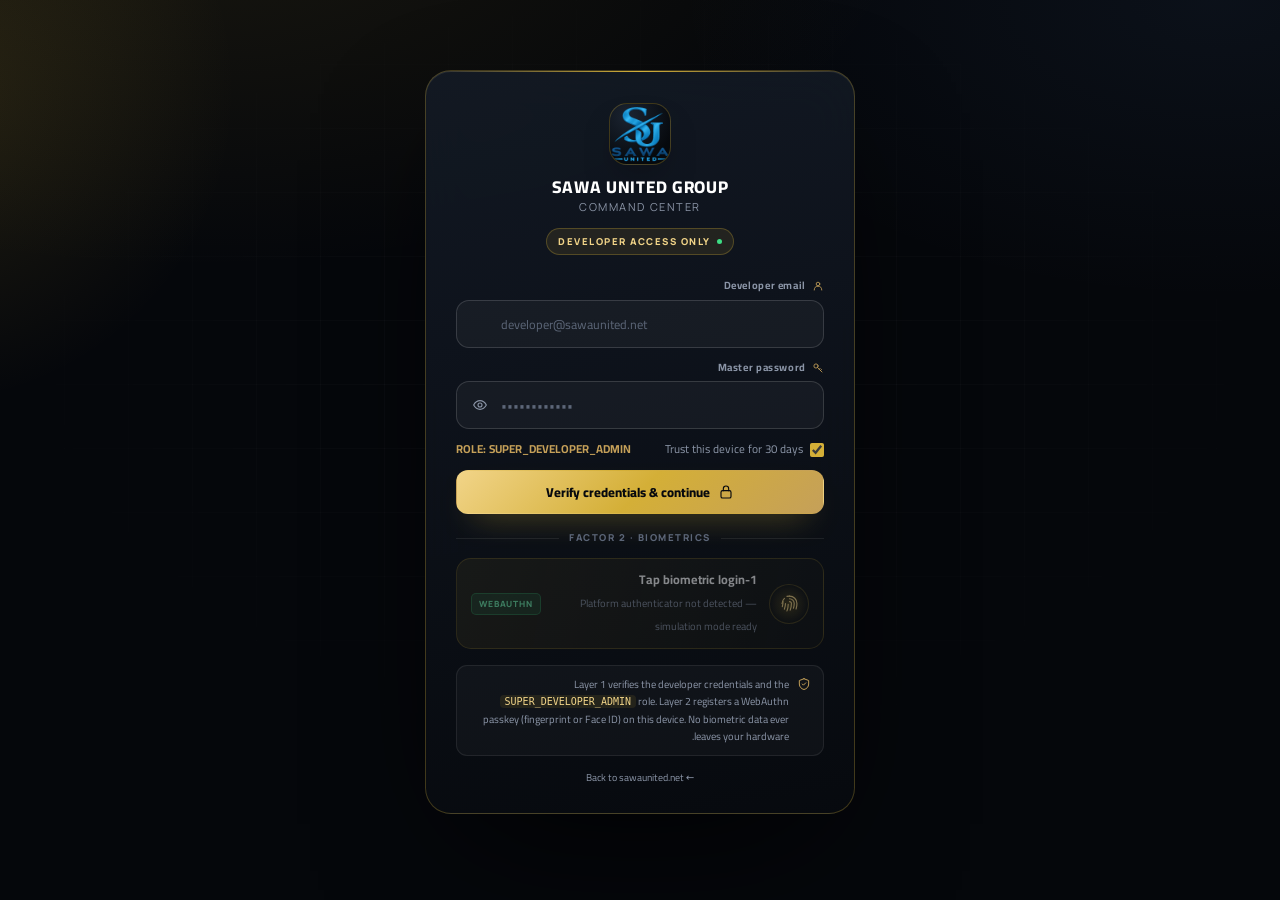
<file: super-admin/index.html>
<!DOCTYPE html>
<html lang="ar" dir="rtl" data-theme="dark">
<head>
<meta charset="UTF-8">
<meta name="viewport" content="width=device-width, initial-scale=1, viewport-fit=cover">
<title>Super Admin — SAWA UNITED GROUP</title>
<meta name="robots" content="noindex,nofollow,noarchive">
<meta name="theme-color" content="#05070B">
<meta name="referrer" content="strict-origin-when-cross-origin">
<link rel="icon" href="../assets/favicon-48.png" type="image/png" sizes="48x48">
<link rel="preload" href="../assets/fonts/cairo-arabic-variable.woff2" as="font" type="font/woff2" crossorigin>
<link rel="preload" href="../assets/fonts/manrope-latin-variable.woff2" as="font" type="font/woff2" crossorigin>
<link rel="stylesheet" href="admin.css">
<script>
(function () {
  try {
    var lang = localStorage.getItem("sawa_lang");
    if (lang === "en" || lang === "fr") {
      document.documentElement.lang = lang;
      document.documentElement.dir = "ltr";
    }
  } catch (e) { /* Arabic default */ }
})();
</script>
</head>
<body>

<svg width="0" height="0" style="position:absolute" aria-hidden="true" focusable="false">
  <defs>
    <symbol id="a-finger" viewBox="0 0 24 24" fill="none" stroke="currentColor" stroke-width="1.3" stroke-linecap="round" stroke-linejoin="round"><path d="M12 3.5a8.5 8.5 0 0 1 8.5 8.5c0 2.2-.3 4.3-1 6.3"/><path d="M12 6.6a5.4 5.4 0 0 1 5.4 5.4c0 1.9-.3 3.7-.9 5.4"/><path d="M12 9.8a2.2 2.2 0 0 1 2.2 2.2c0 2.6-.5 5.2-1.4 7.6"/><path d="M9.1 20.4c.9-2.3 1.4-4.8 1.4-7.4"/><path d="M6.2 18.4a22 22 0 0 0 1.2-6.4"/><path d="M3.8 15.6c.5-1.9.8-3.9.8-6.1"/><path d="M6.2 6.2A8.5 8.5 0 0 0 3.5 12"/><path d="M9.1 3.9A8.5 8.5 0 0 1 12 3.5"/></symbol>
    <symbol id="a-lock" viewBox="0 0 24 24" fill="none" stroke="currentColor" stroke-width="1.7" stroke-linecap="round" stroke-linejoin="round"><rect x="4.5" y="10" width="15" height="11" rx="2.4"/><path d="M8 10V7a4 4 0 0 1 8 0v3"/></symbol>
    <symbol id="a-key" viewBox="0 0 24 24" fill="none" stroke="currentColor" stroke-width="1.7" stroke-linecap="round" stroke-linejoin="round"><circle cx="8" cy="8" r="4.2"/><path d="m11 11 9 9M17 17l2-2M14.5 14.5l2-2"/></symbol>
    <symbol id="a-user" viewBox="0 0 24 24" fill="none" stroke="currentColor" stroke-width="1.7" stroke-linecap="round" stroke-linejoin="round"><circle cx="12" cy="8" r="3.6"/><path d="M4.5 20a7.5 7.5 0 0 1 15 0"/></symbol>
    <symbol id="a-eye" viewBox="0 0 24 24" fill="none" stroke="currentColor" stroke-width="1.7" stroke-linecap="round" stroke-linejoin="round"><path d="M2.5 12S6 5.5 12 5.5 21.5 12 21.5 12S18 18.5 12 18.5 2.5 12 2.5 12Z"/><circle cx="12" cy="12" r="3"/></symbol>
    <symbol id="a-shield" viewBox="0 0 24 24" fill="none" stroke="currentColor" stroke-width="1.7" stroke-linecap="round" stroke-linejoin="round"><path d="M12 3l8 3v6c0 5-3.4 8.2-8 9.5C7.4 20.2 4 17 4 12V6l8-3Z"/><path d="m9 12 2 2 4-4"/></symbol>
    <symbol id="a-check" viewBox="0 0 24 24" fill="none" stroke="currentColor" stroke-width="2.2" stroke-linecap="round" stroke-linejoin="round"><path d="m4 12.5 5 5L20 6.5"/></symbol>
    <symbol id="a-alert" viewBox="0 0 24 24" fill="none" stroke="currentColor" stroke-width="1.8" stroke-linecap="round" stroke-linejoin="round"><path d="M12 3.5 22 20H2L12 3.5Z"/><path d="M12 9v5M12 17h.01"/></symbol>
    <symbol id="a-grid" viewBox="0 0 24 24" fill="none" stroke="currentColor" stroke-width="1.7" stroke-linejoin="round"><rect x="3" y="3" width="7.5" height="7.5" rx="1.6"/><rect x="13.5" y="3" width="7.5" height="7.5" rx="1.6"/><rect x="3" y="13.5" width="7.5" height="7.5" rx="1.6"/><rect x="13.5" y="13.5" width="7.5" height="7.5" rx="1.6"/></symbol>
    <symbol id="a-building" viewBox="0 0 24 24" fill="none" stroke="currentColor" stroke-width="1.7" stroke-linecap="round" stroke-linejoin="round"><path d="M3 21h18M5 21V7l7-4 7 4v14"/><path d="M9 9h.01M15 9h.01M9 13h.01M15 13h.01M10 21v-4h4v4"/></symbol>
    <symbol id="a-leaf" viewBox="0 0 24 24" fill="none" stroke="currentColor" stroke-width="1.7" stroke-linecap="round" stroke-linejoin="round"><path d="M11 20A7 7 0 0 1 4 13c0-5 4-9 16-9 0 10-4 15-9 16Z"/><path d="M4 21c2-7 6-11 12-13"/></symbol>
    <symbol id="a-car" viewBox="0 0 24 24" fill="none" stroke="currentColor" stroke-width="1.7" stroke-linecap="round" stroke-linejoin="round"><path d="M5 17h14M3 17v-4l2-6h14l2 6v4"/><path d="M3 13h18"/><circle cx="7.5" cy="17.5" r="1.6"/><circle cx="16.5" cy="17.5" r="1.6"/></symbol>
    <symbol id="a-fuel" viewBox="0 0 24 24" fill="none" stroke="currentColor" stroke-width="1.7" stroke-linecap="round" stroke-linejoin="round"><path d="M4 21V5a2 2 0 0 1 2-2h6a2 2 0 0 1 2 2v16"/><path d="M3 21h12M8 7h2M14 9h3l3 3v6a2 2 0 0 1-4 0v-5"/></symbol>
    <symbol id="a-ship" viewBox="0 0 24 24" fill="none" stroke="currentColor" stroke-width="1.7" stroke-linecap="round" stroke-linejoin="round"><path d="M3 17l1.5-6h15L21 17a6 6 0 0 1-6 3H9a6 6 0 0 1-6-3Z"/><path d="M6 11V6h12v5M9 3h6"/></symbol>
    <symbol id="a-chart" viewBox="0 0 24 24" fill="none" stroke="currentColor" stroke-width="1.7" stroke-linecap="round" stroke-linejoin="round"><path d="M3 20h18M6 20V10M11 20V4M16 20v-7M21 20v-11"/></symbol>
    <symbol id="a-users" viewBox="0 0 24 24" fill="none" stroke="currentColor" stroke-width="1.7" stroke-linecap="round" stroke-linejoin="round"><circle cx="9" cy="8" r="3.2"/><path d="M3 20a6 6 0 0 1 12 0M16 5.5a3 3 0 0 1 0 5.6M17 20a6 6 0 0 0-2-4.4"/></symbol>
    <symbol id="a-db" viewBox="0 0 24 24" fill="none" stroke="currentColor" stroke-width="1.7" stroke-linecap="round" stroke-linejoin="round"><ellipse cx="12" cy="6" rx="8" ry="3"/><path d="M4 6v6c0 1.7 3.6 3 8 3s8-1.3 8-3V6M4 12v6c0 1.7 3.6 3 8 3s8-1.3 8-3v-6"/></symbol>
    <symbol id="a-brush" viewBox="0 0 24 24" fill="none" stroke="currentColor" stroke-width="1.7" stroke-linecap="round" stroke-linejoin="round"><path d="M4 20c2 0 3-1 3.5-3.5L20 4 22 6 9.5 18.5C7 19 6 20 4 20Z"/><path d="m14 8 2 2"/></symbol>
    <symbol id="a-plus" viewBox="0 0 24 24" fill="none" stroke="currentColor" stroke-width="2" stroke-linecap="round"><path d="M12 5v14M5 12h14"/></symbol>
    <symbol id="a-edit" viewBox="0 0 24 24" fill="none" stroke="currentColor" stroke-width="1.7" stroke-linecap="round" stroke-linejoin="round"><path d="M4 20h4L20 8l-4-4L4 16v4Z"/><path d="m14 6 4 4"/></symbol>
    <symbol id="a-trash" viewBox="0 0 24 24" fill="none" stroke="currentColor" stroke-width="1.7" stroke-linecap="round" stroke-linejoin="round"><path d="M4 7h16M9 7V5h6v2M6 7l1 13h10l1-13M10 11v6M14 11v6"/></symbol>
    <symbol id="a-download" viewBox="0 0 24 24" fill="none" stroke="currentColor" stroke-width="1.7" stroke-linecap="round" stroke-linejoin="round"><path d="M12 3v12M7 11l5 5 5-5M4 20h16"/></symbol>
    <symbol id="a-upload" viewBox="0 0 24 24" fill="none" stroke="currentColor" stroke-width="1.7" stroke-linecap="round" stroke-linejoin="round"><path d="M12 16V4M7 9l5-5 5 5M4 20h16"/></symbol>
    <symbol id="a-out" viewBox="0 0 24 24" fill="none" stroke="currentColor" stroke-width="1.7" stroke-linecap="round" stroke-linejoin="round"><path d="M15 4h4a1 1 0 0 1 1 1v14a1 1 0 0 1-1 1h-4M10 8l-4 4 4 4M6 12h10"/></symbol>
    <symbol id="a-menu" viewBox="0 0 24 24" fill="none" stroke="currentColor" stroke-width="2" stroke-linecap="round"><path d="M4 7h16M4 12h16M4 17h16"/></symbol>
    <symbol id="a-close" viewBox="0 0 24 24" fill="none" stroke="currentColor" stroke-width="2" stroke-linecap="round"><path d="m6 6 12 12M18 6 6 18"/></symbol>
    <symbol id="a-refresh" viewBox="0 0 24 24" fill="none" stroke="currentColor" stroke-width="1.8" stroke-linecap="round" stroke-linejoin="round"><path d="M20 11A8 8 0 0 0 6.3 6.3L4 8.5"/><path d="M4 4v4.5h4.5M4 13a8 8 0 0 0 13.7 4.7L20 15.5"/><path d="M20 20v-4.5h-4.5"/></symbol>
    <symbol id="a-link" viewBox="0 0 24 24" fill="none" stroke="currentColor" stroke-width="1.7" stroke-linecap="round" stroke-linejoin="round"><path d="M10 13a5 5 0 0 0 7 0l2-2a5 5 0 0 0-7-7l-1 1"/><path d="M14 11a5 5 0 0 0-7 0l-2 2a5 5 0 0 0 7 7l1-1"/></symbol>
    <symbol id="a-clock" viewBox="0 0 24 24" fill="none" stroke="currentColor" stroke-width="1.7" stroke-linecap="round" stroke-linejoin="round"><circle cx="12" cy="12" r="9"/><path d="M12 7v5l3.5 2"/></symbol>
    <symbol id="a-wa" viewBox="0 0 24 24" fill="currentColor"><path d="M12 2a10 10 0 0 0-8.5 15.2L2 22.5l5.5-1.4A10 10 0 1 0 12 2Zm0 1.8a8.2 8.2 0 1 1-4.2 15.2l-.3-.2-3.3.9.9-3.2-.2-.3A8.2 8.2 0 0 1 12 3.8Zm4.8 11.4c-.2.6-1.2 1.2-1.7 1.2-.5.1-1 .1-3.2-.8-2.7-1.1-4.4-3.8-4.5-4-.2-.2-1.1-1.5-1.1-2.8s.7-2 1-2.3c.2-.3.5-.3.7-.3h.5c.2 0 .4 0 .6.5l.8 2c.1.2.1.4 0 .6l-.4.5-.4.5c-.1.2-.2.3 0 .6.2.3.7 1.2 1.6 2 1.1 1 2 1.3 2.3 1.4.3.1.4.1.6-.1l.8-1c.2-.3.4-.2.6-.2l1.9 1c.3.1.5.2.5.3.1.2.1.7-.1 1.2Z"/></symbol>
  </defs>
</svg>

<!-- ============================ LOGIN GATE ============================ -->
<section class="gate" id="gate">
  <div class="gate-card">
    <div class="gate-brand">
      <span class="gate-logo"><img src="../assets/sawa-header-logo.webp" alt="SAWA UNITED GROUP" width="62" height="62"></span>
      <div>
        <h1>SAWA UNITED GROUP</h1>
        <p>Command Center</p>
      </div>
      <span class="gate-chip"><span class="dot" aria-hidden="true"></span>Developer Access Only</span>
    </div>

    <form class="gate-form" id="loginForm" autocomplete="on" novalidate>
      <div class="gate-field">
        <label for="devEmail"><svg><use href="#a-user"/></svg><span data-i18n="emailLabel">Developer email</span></label>
        <input class="gate-input" id="devEmail" name="email" type="email" inputmode="email" dir="ltr"
               placeholder="developer@sawaunited.net" autocomplete="username" required>
      </div>

      <div class="gate-field">
        <label for="devPass"><svg><use href="#a-key"/></svg><span data-i18n="passLabel">Master password</span></label>
        <input class="gate-input" id="devPass" name="password" type="password" dir="ltr"
               placeholder="••••••••••••" autocomplete="current-password" required>
        <button class="gate-eye" type="button" id="passToggle" aria-label="Show password" aria-pressed="false">
          <svg><use href="#a-eye"/></svg>
        </button>
      </div>

      <div class="gate-row">
        <label class="gate-check"><input type="checkbox" id="rememberDev" checked><span>Trust this device for 30 days</span></label>
        <span class="gate-link" id="roleBadge" dir="ltr">ROLE: SUPER_DEVELOPER_ADMIN</span>
      </div>

      <div class="err" id="loginError" role="alert"><svg><use href="#a-alert"/></svg><span id="loginErrorText"></span></div>

      <button class="btn btn--gold btn--block" type="submit" id="loginBtn">
        <svg><use href="#a-lock"/></svg><span data-i18n="signIn">Verify credentials &amp; continue</span>
      </button>
    </form>

    <div class="gate-divider"><span>Factor 2 · Biometrics</span></div>

    <button class="bio-btn" type="button" id="bioLogin" disabled>
      <span class="fp"><svg><use href="#a-finger"/></svg></span>
      <span>
        <b data-i18n="bioLogin">1-Tap biometric login</b>
        <small id="bioStatus">Passkey / Touch ID / Face ID</small>
      </span>
      <span class="badge">WEBAUTHN</span>
    </button>

    <div class="gate-note">
      <svg><use href="#a-shield"/></svg>
      <span>
        <span data-i18n="gateNote">Layer 1 verifies the developer credentials and the</span>
        <code>SUPER_DEVELOPER_ADMIN</code>
        <span data-i18n="gateNote2">role. Layer 2 registers a WebAuthn passkey (fingerprint or Face ID) on this device. No biometric data ever leaves your hardware.</span>
      </span>
    </div>

    <p class="gate-foot"><a href="../index.html" data-i18n="backToSite">← Back to sawaunited.net</a></p>
  </div>
</section>

<!-- ======================== BIOMETRIC SCANNER ======================== -->
<div class="scan-scrim" id="scanScrim" role="dialog" aria-modal="true" aria-labelledby="scanTitle">
  <div class="scan-card">
    <h3 id="scanTitle">Biometric verification</h3>
    <p id="scanSub">Place your finger on the sensor</p>
    <div class="scanner" id="scanner">
      <span class="sweep" aria-hidden="true"></span>
      <svg class="finger" aria-hidden="true"><use href="#a-finger"/></svg>
    </div>
    <div class="scan-steps" id="scanSteps">
      <div class="scan-step" data-step="0"><span class="bullet">1</span><span>Initialising secure context</span></div>
      <div class="scan-step" data-step="1"><span class="bullet">2</span><span>Reading biometric template</span></div>
      <div class="scan-step" data-step="2"><span class="bullet">3</span><span>Verifying with authenticator</span></div>
      <div class="scan-step" data-step="3"><span class="bullet">4</span><span>Issuing SUPER_DEVELOPER_ADMIN session</span></div>
    </div>
    <button class="btn btn--ghost btn--block btn--sm" type="button" id="scanCancel">Cancel</button>
  </div>
</div>

<!-- ========================= COMMAND CENTER ========================= -->
<div class="app" id="app">
  <header class="topbar">
    <div class="topbar-in">
      <button class="btn btn--ghost btn--icon side-toggle" type="button" id="sideToggle" aria-label="Menu">
        <svg><use href="#a-menu"/></svg>
      </button>
      <div class="tb-brand">
        <span class="tb-logo"><img src="../assets/sawa-header-logo.webp" alt=""></span>
        <div>
          <b>SAWA UNITED</b>
          <span>Super Admin · Command Center</span>
        </div>
      </div>
      <span class="tb-session"><span class="dot"></span>Secure session</span>
      <div class="tb-tools">
        <span class="tb-sync" id="tbSync"><span class="dot"></span><span id="tbSyncText">LOCAL</span></span>
        <a class="btn btn--ghost btn--icon" href="../index.html" target="_blank" rel="noopener" aria-label="Open public site" title="Public site">
          <svg><use href="#a-link"/></svg>
        </a>
        <div class="tb-user">
          <span class="tb-avatar">DV</span>
          <span id="tbUserEmail">developer@sawaunited.net</span>
        </div>
        <button class="btn btn--ghost btn--icon" type="button" id="logoutBtn" aria-label="Sign out" title="Sign out">
          <svg><use href="#a-out"/></svg>
        </button>
      </div>
    </div>
  </header>

  <div class="shell">
    <div class="side-scrim" id="sideScrim"></div>
    <aside class="side" id="side" aria-label="Console navigation">
      <div class="side-head">
        <span>Modules</span>
        <button class="side-close" type="button" id="sideClose" aria-label="Close"><svg width="15" height="15"><use href="#a-close"/></svg></button>
      </div>

      <div class="nav-group">
        <p>Command</p>
        <button class="nav-item is-active" data-view="overview"><svg><use href="#a-grid"/></svg><span>Command overview</span></button>
        <button class="nav-item" data-view="leads"><svg><use href="#a-users"/></svg><span>Leads &amp; CRM</span><span class="count" id="cntLeads">0</span></button>
      </div>

      <div class="nav-group">
        <p>Sector control</p>
        <button class="nav-item" data-view="realestate"><svg><use href="#a-building"/></svg><span>Real estate master</span><span class="count" id="cntProps">0</span></button>
        <button class="nav-item" data-view="food"><svg><use href="#a-leaf"/></svg><span>Sawa Food</span><span class="count" id="cntProducts">0</span></button>
        <button class="nav-item" data-view="cars"><svg><use href="#a-car"/></svg><span>Mashary Cars</span><span class="count" id="cntCars">0</span></button>
        <button class="nav-item" data-view="energy"><svg><use href="#a-fuel"/></svg><span>Petroleum &amp; energy</span><span class="count" id="cntContracts">0</span></button>
        <button class="nav-item" data-view="logistics"><svg><use href="#a-ship"/></svg><span>Logistics</span><span class="count" id="cntShip">0</span></button>
      </div>

      <div class="nav-group">
        <p>Developer</p>
        <button class="nav-item" data-view="telemetry"><svg><use href="#a-chart"/></svg><span>System telemetry</span></button>
        <button class="nav-item" data-view="brand"><svg><use href="#a-brush"/></svg><span>Brand &amp; SEO control</span></button>
        <button class="nav-item" data-view="security"><svg><use href="#a-finger"/></svg><span>Biometrics &amp; security</span></button>
        <button class="nav-item" data-view="data"><svg><use href="#a-db"/></svg><span>Data &amp; sync</span></button>
      </div>

      <div class="side-foot">
        <div class="side-meta">
          <div>ROLE · <b>SUPER_DEVELOPER_ADMIN</b></div>
          <div>API · <b id="sideApi">local mode</b></div>
          <div>REV · <b id="sideRev">0</b></div>
        </div>
        <button class="nav-item" type="button" id="sideLogout"><svg><use href="#a-out"/></svg><span>End session</span></button>
      </div>
    </aside>

    <main class="main" id="mainArea">

      <!-- ===================== OVERVIEW ===================== -->
      <section class="view is-on" id="view-overview" aria-labelledby="ovTitle">
        <div class="page-head">
          <span class="crumb">Command overview</span>
          <h1 id="ovTitle"><svg><use href="#a-grid"/></svg>Unified ecosystem control</h1>
          <p>Every sector, lead and shipment in one operating picture. Changes publish to the public platform instantly.</p>
        </div>
        <div class="grid grid--4" id="overviewStats" style="margin-bottom:10px"></div>
        <div class="grid grid--2">
          <div class="card">
            <div class="card-head"><h3><svg><use href="#a-chart"/></svg>Traffic · last 14 days</h3><p>All properties</p></div>
            <div class="spark" id="ovSpark"></div>
            <div class="kv" id="ovSiteKv" style="margin-top:10px"></div>
          </div>
          <div class="card">
            <div class="card-head"><h3><svg><use href="#a-users"/></svg>Latest leads</h3><button class="btn btn--ghost btn--sm" data-goto="leads">Open CRM</button></div>
            <div class="table-wrap"><table><thead><tr><th>Ref</th><th>Contact</th><th>Sector</th><th>Value</th></tr></thead><tbody id="ovLeads"></tbody></table></div>
          </div>
          <div class="card">
            <div class="card-head"><h3><svg><use href="#a-building"/></svg>Portfolio status</h3><button class="btn btn--ghost btn--sm" data-goto="realestate">Manage</button></div>
            <div class="kv" id="ovPortfolio"></div>
          </div>
          <div class="card">
            <div class="card-head"><h3><svg><use href="#a-shield"/></svg>Audit trail</h3><p>Last 6 events</p></div>
            <div class="log" id="ovAudit"></div>
          </div>
        </div>
      </section>

      <!-- ===================== REAL ESTATE ===================== -->
      <section class="view" id="view-realestate" aria-labelledby="reTitle">
        <div class="page-head">
          <span class="crumb">Sector 01</span>
          <h1 id="reTitle"><svg><use href="#a-building"/></svg>Real estate &amp; property master control</h1>
          <p>Full CRUD on every asset, availability state, 3D tour link and client handover tracker. Edits appear on sawaunited.net immediately.</p>
        </div>
        <div class="grid grid--4" id="reStats" style="margin-bottom:10px"></div>
        <div class="card">
          <div class="toolbar">
            <div class="search"><svg><use href="#a-chart"/></svg><input id="reSearch" type="search" placeholder="Search title, ref, city…"></div>
            <select class="sel" id="reStatus"><option value="all">All status</option><option value="available">Available</option><option value="reserved">Reserved</option><option value="sold">Sold</option></select>
            <select class="sel" id="reType"><option value="all">All types</option><option value="apartment">Apartment</option><option value="villa">Villa</option><option value="office">Office</option><option value="commercial">Commercial</option><option value="chalet">Chalet</option><option value="penthouse">Penthouse</option><option value="land">Land</option></select>
            <button class="btn btn--gold btn--sm" type="button" data-new="property"><svg><use href="#a-plus"/></svg>New asset</button>
          </div>
          <div class="table-wrap">
            <table>
              <thead><tr><th>Ref</th><th>Asset</th><th>City</th><th>Price</th><th>Status</th><th>Handover</th><th style="text-align:end">Actions</th></tr></thead>
              <tbody id="reTable"></tbody>
            </table>
          </div>
        </div>
      </section>

      <!-- ===================== FOOD ===================== -->
      <section class="view" id="view-food" aria-labelledby="fdTitle">
        <div class="page-head">
          <span class="crumb">Sector 02</span>
          <h1 id="fdTitle"><svg><use href="#a-leaf"/></svg>Sawa Food · catalog &amp; wholesale</h1>
          <p>Products, pack pricing, minimum order quantities and the B2B partnership pipeline.</p>
        </div>
        <div class="grid grid--2">
          <div class="card">
            <div class="card-head"><h3><svg><use href="#a-leaf"/></svg>Catalog</h3><button class="btn btn--gold btn--sm" type="button" data-new="product"><svg><use href="#a-plus"/></svg>New product</button></div>
            <div class="table-wrap"><table><thead><tr><th>SKU</th><th>Product</th><th>Pack</th><th>Price</th><th>MOQ</th><th style="text-align:end">Actions</th></tr></thead><tbody id="fdTable"></tbody></table></div>
          </div>
          <div class="card">
            <div class="card-head"><h3><svg><use href="#a-users"/></svg>Wholesale applications</h3><p>B2B pipeline</p></div>
            <div class="table-wrap"><table><thead><tr><th>App</th><th>Company</th><th>Type</th><th>Volume</th><th>Status</th></tr></thead><tbody id="fdApps"></tbody></table></div>
          </div>
        </div>
      </section>

      <!-- ===================== CARS ===================== -->
      <section class="view" id="view-cars" aria-labelledby="carTitle">
        <div class="page-head">
          <span class="crumb">Sector 03</span>
          <h1 id="carTitle"><svg><use href="#a-car"/></svg>Mashary Cars · fleet &amp; pay-on-delivery</h1>
          <p>Fleet availability, day/month rates and every zero-upfront booking captured from the public flow.</p>
        </div>
        <div class="grid grid--4" id="carStats" style="margin-bottom:10px"></div>
        <div class="grid grid--2">
          <div class="card">
            <div class="card-head"><h3><svg><use href="#a-car"/></svg>Fleet</h3><button class="btn btn--gold btn--sm" type="button" data-new="car"><svg><use href="#a-plus"/></svg>Add vehicle</button></div>
            <div class="table-wrap"><table><thead><tr><th>Vehicle</th><th>Category</th><th>Daily</th><th>Monthly</th><th>Status</th><th style="text-align:end">Actions</th></tr></thead><tbody id="carTable"></tbody></table></div>
          </div>
          <div class="card">
            <div class="card-head"><h3><svg><use href="#a-grid"/></svg>Bookings (COD)</h3><p>Zero upfront</p></div>
            <div class="table-wrap"><table><thead><tr><th>Ref</th><th>Customer</th><th>Vehicle</th><th>Total</th><th>Status</th><th style="text-align:end">Actions</th></tr></thead><tbody id="carBookings"></tbody></table></div>
          </div>
        </div>
      </section>

      <!-- ===================== ENERGY ===================== -->
      <section class="view" id="view-energy" aria-labelledby="enTitle">
        <div class="page-head">
          <span class="crumb">Sector 04</span>
          <h1 id="enTitle"><svg><use href="#a-fuel"/></svg>Petroleum &amp; energy contracts</h1>
          <p>Product price book, minimum order volumes and the active B2B supply contract register.</p>
        </div>
        <div class="grid grid--2">
          <div class="card">
            <div class="card-head"><h3><svg><use href="#a-fuel"/></svg>Price book</h3><button class="btn btn--gold btn--sm" type="button" data-new="petro"><svg><use href="#a-plus"/></svg>New product</button></div>
            <div class="table-wrap"><table><thead><tr><th>Product</th><th>Unit</th><th>Price</th><th>Min order</th><th style="text-align:end">Actions</th></tr></thead><tbody id="enTable"></tbody></table></div>
          </div>
          <div class="card">
            <div class="card-head"><h3><svg><use href="#a-shield"/></svg>Supply contracts</h3><button class="btn btn--gold btn--sm" type="button" data-new="contract"><svg><use href="#a-plus"/></svg>New contract</button></div>
            <div class="table-wrap"><table><thead><tr><th>Ref</th><th>Client</th><th>Product</th><th>Value</th><th>Status</th><th style="text-align:end">Actions</th></tr></thead><tbody id="enContracts"></tbody></table></div>
          </div>
        </div>
      </section>

      <!-- ===================== LOGISTICS ===================== -->
      <section class="view" id="view-logistics" aria-labelledby="lgTitle">
        <div class="page-head">
          <span class="crumb">Sector 05</span>
          <h1 id="lgTitle"><svg><use href="#a-ship"/></svg>Global shipping &amp; logistics</h1>
          <p>Shipment tracker records, transit progress and customs milestones published to the public tracker.</p>
        </div>
        <div class="card">
          <div class="toolbar">
            <div class="search"><svg><use href="#a-chart"/></svg><input id="lgSearch" type="search" placeholder="Search shipment, client, route…"></div>
            <button class="btn btn--gold btn--sm" type="button" data-new="shipment"><svg><use href="#a-plus"/></svg>New shipment</button>
          </div>
          <div class="table-wrap"><table><thead><tr><th>Ref</th><th>Client</th><th>Route</th><th>Mode</th><th>ETA</th><th>Progress</th><th>Status</th><th style="text-align:end">Actions</th></tr></thead><tbody id="lgTable"></tbody></table></div>
        </div>
      </section>

      <!-- ===================== LEADS ===================== -->
      <section class="view" id="view-leads" aria-labelledby="ldTitle">
        <div class="page-head">
          <span class="crumb">CRM</span>
          <h1 id="ldTitle"><svg><use href="#a-users"/></svg>Leads &amp; WhatsApp routing</h1>
          <p>Every enquiry captured by the website and WhatsApp routing layer, with pipeline stage and value.</p>
        </div>
        <div class="grid grid--4" id="leadStats" style="margin-bottom:10px"></div>
        <div class="card">
          <div class="toolbar">
            <div class="search"><svg><use href="#a-chart"/></svg><input id="ldSearch" type="search" placeholder="Search name, ref, detail…"></div>
            <select class="sel" id="ldSector"><option value="all">All sectors</option><option value="realestate">Real estate</option><option value="food">Food</option><option value="cars">Cars</option><option value="energy">Energy</option><option value="logistics">Logistics</option></select>
            <select class="sel" id="ldStage"><option value="all">All stages</option><option value="new">New</option><option value="contacted">Contacted</option><option value="qualified">Qualified</option><option value="negotiation">Negotiation</option><option value="confirmed">Confirmed</option><option value="won">Won</option><option value="lost">Lost</option></select>
          </div>
          <div class="table-wrap"><table><thead><tr><th>Ref</th><th>Contact</th><th>Detail</th><th>Sector</th><th>Value</th><th>Stage</th><th>Source</th><th style="text-align:end">Actions</th></tr></thead><tbody id="ldTable"></tbody></table></div>
        </div>
      </section>

      <!-- ===================== TELEMETRY ===================== -->
      <section class="view" id="view-telemetry" aria-labelledby="tlTitle">
        <div class="page-head">
          <span class="crumb">Developer</span>
          <h1 id="tlTitle"><svg><use href="#a-chart"/></svg>System telemetry</h1>
          <p>Live traffic, conversion and lead routing across sawaunited.net, sawafood.net, masharycar.net and startwalk.net.</p>
        </div>
        <div class="grid grid--4" id="tlStats" style="margin-bottom:10px"></div>
        <div class="grid grid--2">
          <div class="card">
            <div class="card-head"><h3><svg><use href="#a-chart"/></svg>Property performance</h3><p>30 days</p></div>
            <div class="bars" id="tlSites"></div>
          </div>
          <div class="card">
            <div class="card-head"><h3><svg><use href="#a-link"/></svg>Lead source mix</h3><p>Share of leads</p></div>
            <div class="bars" id="tlSources"></div>
          </div>
          <div class="card">
            <div class="card-head"><h3><svg><use href="#a-wa"/></svg>WhatsApp routing log</h3><p>Outbound</p></div>
            <div class="log" id="tlWa"></div>
          </div>
          <div class="card">
            <div class="card-head"><h3><svg><use href="#a-db"/></svg>Runtime health</h3><p>Diagnostics</p></div>
            <div class="kv" id="tlHealth"></div>
          </div>
        </div>
      </section>

      <!-- ===================== BRAND ===================== -->
      <section class="view" id="view-brand" aria-labelledby="brTitle">
        <div class="page-head">
          <span class="crumb">Developer</span>
          <h1 id="brTitle"><svg><use href="#a-brush"/></svg>Brand, content &amp; SEO control</h1>
          <p>Publish hero copy, KPI figures, contact channels and page metadata to all three languages at once.</p>
        </div>
        <div class="grid grid--2">
          <div class="card">
            <div class="card-head"><h3><svg><use href="#a-brush"/></svg>Hero &amp; SEO</h3><p>AR · EN · FR</p></div>
            <div class="grid" id="brandForm"></div>
            <button class="btn btn--gold btn--block btn--sm" type="button" id="brandSave" style="margin-top:10px"><svg><use href="#a-check"/></svg>Publish to public site</button>
          </div>
          <div class="card">
            <div class="card-head"><h3><svg><use href="#a-chart"/></svg>KPI counters</h3><button class="btn btn--ghost btn--sm" type="button" id="kpiSave">Save KPIs</button></div>
            <div class="grid" id="kpiForm"></div>
          </div>
          <div class="card">
            <div class="card-head"><h3><svg><use href="#a-link"/></svg>Contact channels</h3><p>Global</p></div>
            <div class="grid" id="settingsForm"></div>
            <button class="btn btn--gold btn--block btn--sm" type="button" id="settingsSave" style="margin-top:10px"><svg><use href="#a-check"/></svg>Save channels</button>
          </div>
          <div class="card">
            <div class="card-head"><h3><svg><use href="#a-shield"/></svg>Live preview</h3><p>Public homepage</p></div>
            <div class="kv" id="brandPreview"></div>
            <a class="btn btn--ghost btn--block btn--sm" href="../index.html" target="_blank" rel="noopener" style="margin-top:10px"><svg><use href="#a-link"/></svg>Open sawaunited.net</a>
          </div>
        </div>
      </section>

      <!-- ===================== SECURITY ===================== -->
      <section class="view" id="view-security" aria-labelledby="scTitle">
        <div class="page-head">
          <span class="crumb">Developer</span>
          <h1 id="scTitle"><svg><use href="#a-finger"/></svg>Biometrics &amp; security</h1>
          <p>Register hardware passkeys, inspect WebAuthn capability and review every privileged action.</p>
        </div>
        <div class="grid grid--2">
          <div class="card">
            <div class="card-head"><h3><svg><use href="#a-finger"/></svg>Registered authenticators</h3><button class="btn btn--gold btn--sm" type="button" id="registerDevice"><svg><use href="#a-plus"/></svg>Register this device</button></div>
            <div class="hw" id="hwStatus" style="margin-bottom:10px"><span class="dot"></span><span id="hwText">Checking platform authenticator…</span></div>
            <div class="dev-list" id="devList"></div>
            <p class="hint" style="margin-top:10px">WebAuthn credentials are bound to this origin and stored in the device secure enclave. Only a public key reference is kept locally; no biometric template is transmitted or stored.</p>
          </div>
          <div class="card">
            <div class="card-head"><h3><svg><use href="#a-lock"/></svg>Session &amp; role</h3><p>Layer 1</p></div>
            <div class="kv" id="secSession"></div>
            <div class="card-head" style="margin-top:14px"><h3><svg><use href="#a-alert"/></svg>Hardening checklist</h3></div>
            <div class="kv" id="secHardening"></div>
          </div>
          <div class="card" style="grid-column:1/-1">
            <div class="card-head"><h3><svg><use href="#a-clock"/></svg>Full audit trail</h3><button class="btn btn--ghost btn--sm" type="button" id="clearAudit">Clear</button></div>
            <div class="log" id="fullAudit" style="max-height:340px"></div>
          </div>
        </div>
      </section>

      <!-- ===================== DATA ===================== -->
      <section class="view" id="view-data" aria-labelledby="dtTitle">
        <div class="page-head">
          <span class="crumb">Developer</span>
          <h1 id="dtTitle"><svg><use href="#a-db"/></svg>Data, persistence &amp; sync</h1>
          <p>LocalStorage → Hostinger PHP API → JSON snapshot. Export a backup before every bulk change.</p>
        </div>
        <div class="grid grid--2">
          <div class="card">
            <div class="card-head"><h3><svg><use href="#a-db"/></svg>Persistence status</h3><button class="btn btn--ghost btn--sm" type="button" id="pushCloud"><svg><use href="#a-refresh"/></svg>Push now</button></div>
            <div class="kv" id="dataStatus"></div>
            <div class="grid" style="margin-top:12px;grid-template-columns:1fr 1fr">
              <button class="btn btn--ghost btn--sm" type="button" id="exportBtn"><svg><use href="#a-download"/></svg>Export JSON</button>
              <label class="btn btn--ghost btn--sm" style="cursor:pointer"><svg><use href="#a-upload"/></svg>Import JSON<input type="file" id="importFile" accept="application/json,.json" hidden></label>
            </div>
            <button class="btn btn--danger btn--block btn--sm" type="button" id="resetBtn" style="margin-top:8px"><svg><use href="#a-trash"/></svg>Reset to seeded dataset</button>
          </div>
          <div class="card">
            <div class="card-head"><h3><svg><use href="#a-shield"/></svg>API connection</h3><p id="apiMode">—</p></div>
            <div class="kv" id="apiInfo"></div>
            <div class="card-head" style="margin-top:14px"><h3><svg><use href="#a-link"/></svg>Endpoint reference</h3></div>
            <div class="log" id="apiRef"></div>
          </div>
        </div>
      </section>

    </main>
  </div>
</div>

<div class="modal-scrim" id="modalScrim" role="dialog" aria-modal="true" aria-labelledby="modalTitle">
  <div class="modal">
    <div class="modal-head">
      <h3 id="modalTitle">Edit</h3>
      <button class="btn btn--ghost btn--icon" type="button" id="modalClose" aria-label="Close"><svg><use href="#a-close"/></svg></button>
    </div>
    <form id="modalForm">
      <div class="modal-body" id="modalBody"></div>
      <div class="modal-foot">
        <span class="form-error" id="modalError"></span>
        <button class="btn btn--ghost btn--sm" type="button" id="modalCancel">Cancel</button>
        <button class="btn btn--gold btn--sm" type="submit"><svg><use href="#a-check"/></svg>Save &amp; publish</button>
      </div>
    </form>
  </div>
</div>

<div class="toastbar" id="toastbar"><svg><use href="#a-check"/></svg><span id="toastText"></span></div>

<script>window.SAWA_API_BASE = "../api/ecosystem.php";</script>
<script src="../js/data.js"></script>
<script src="../js/ecosystem-store.js"></script>
<script src="admin.js"></script>
</body>
</html>
</file>
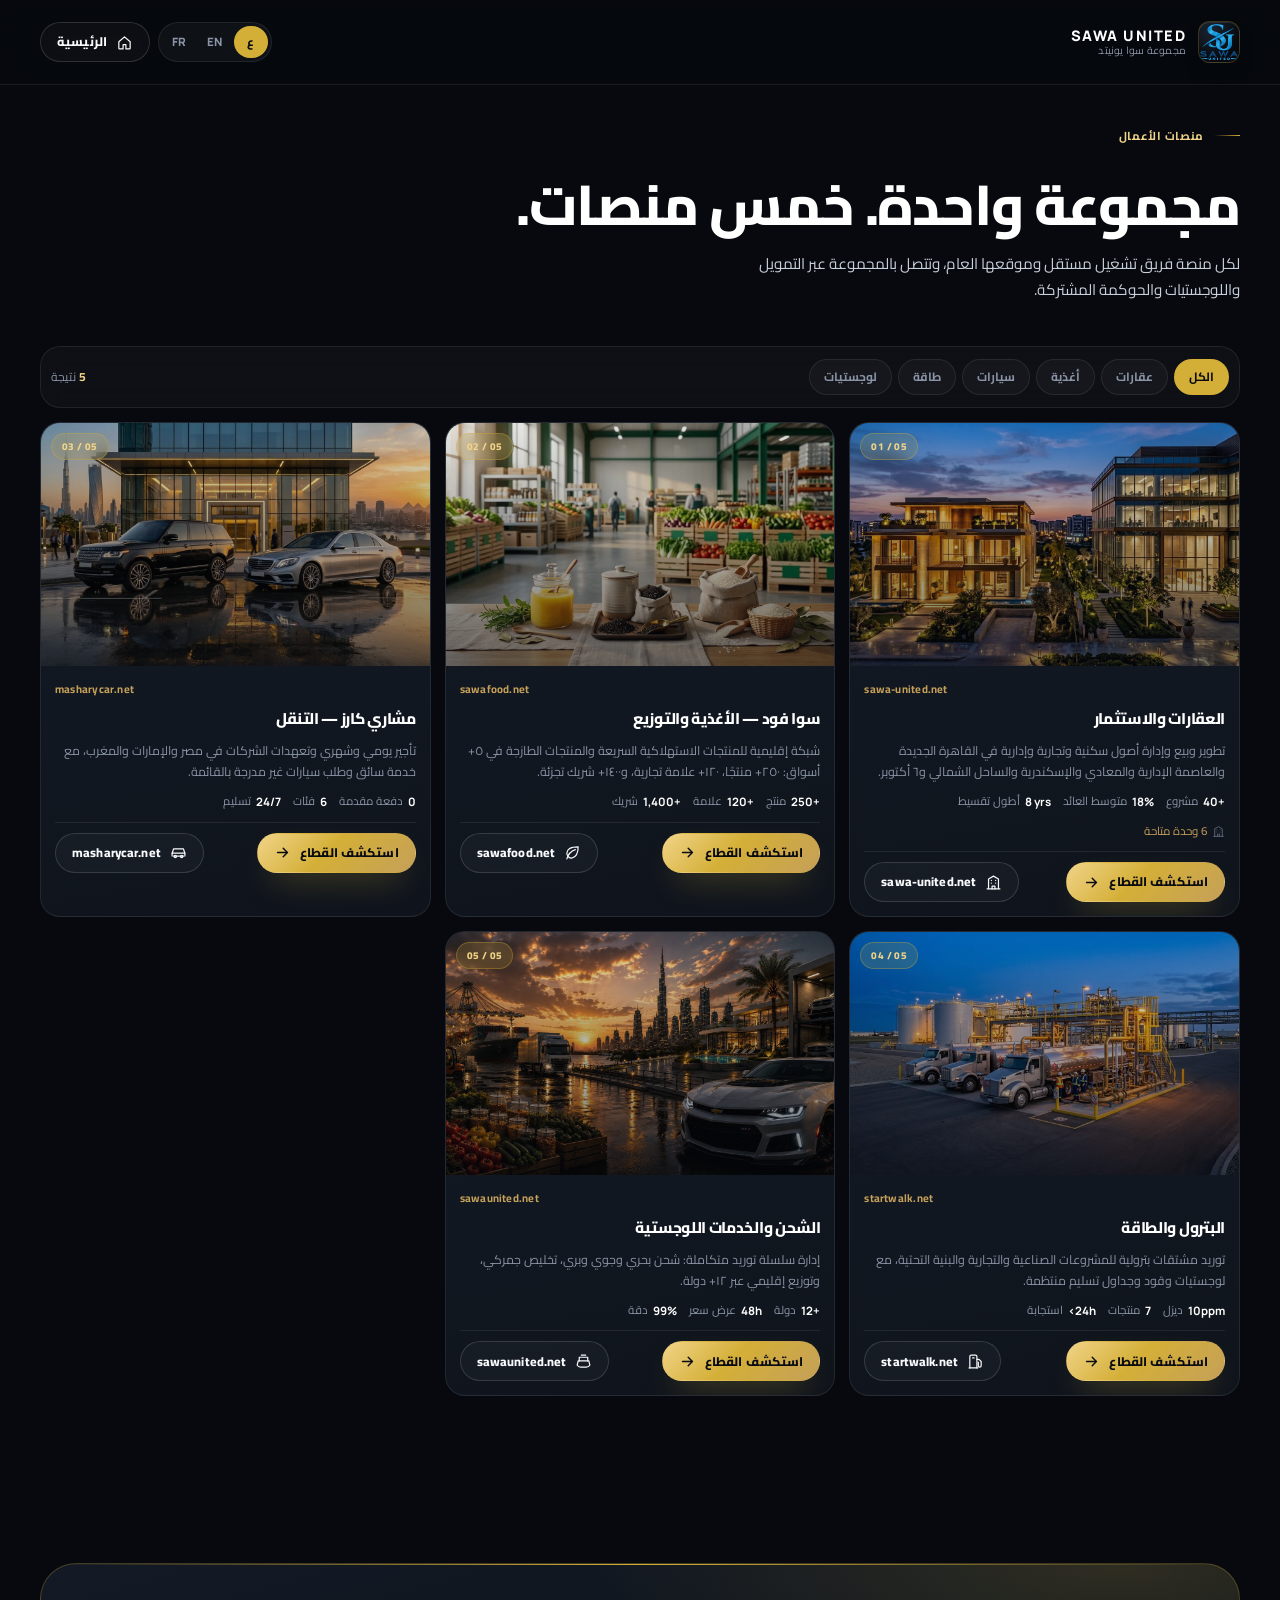
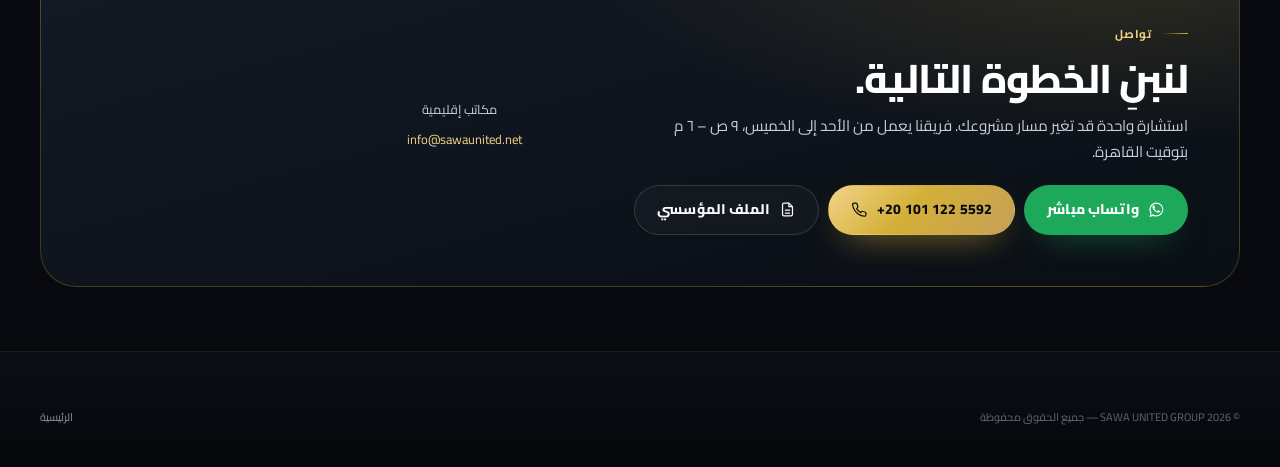
<file: projects.html>
<!DOCTYPE html>
<html lang="ar" dir="rtl" data-theme="dark">
<head>
<meta charset="UTF-8">
<meta name="viewport" content="width=device-width, initial-scale=1, viewport-fit=cover">
<title id="pageTitle">منصات الأعمال | SAWA UNITED GROUP</title>
<meta name="description" id="pageDescription" content="خمس منصات أعمال لمجموعة سوا يونيتد: العقارات، سوا فود، مشاري كارز، البترول والطاقة، والشحن واللوجستيات.">
<meta name="theme-color" content="#07090E">
<meta name="robots" content="index,follow,max-image-preview:large">
<link rel="canonical" href="https://sawaunited.net/projects.html">
<link rel="alternate" hreflang="ar" href="https://sawaunited.net/projects.html?lang=ar">
<link rel="alternate" hreflang="en" href="https://sawaunited.net/projects.html?lang=en">
<link rel="alternate" hreflang="fr" href="https://sawaunited.net/projects.html?lang=fr">
<link rel="alternate" hreflang="x-default" href="https://sawaunited.net/projects.html">
<meta property="og:type" content="website">
<meta property="og:site_name" content="SAWA UNITED GROUP">
<meta property="og:title" content="SAWA UNITED GROUP | Business Platforms">
<meta property="og:description" content="Five operating platforms across real estate, food, mobility, energy and logistics.">
<meta property="og:url" content="https://sawaunited.net/projects.html">
<meta property="og:image" content="https://sawaunited.net/portfolio/assets/ecosystem-hero.jpg">
<meta name="twitter:card" content="summary_large_image">
<link rel="icon" href="assets/favicon-48.png" type="image/png" sizes="48x48">
<link rel="icon" href="assets/favicon.ico" sizes="any">
<link rel="preload" href="assets/fonts/cairo-arabic-variable.woff2" as="font" type="font/woff2" crossorigin>
<link rel="stylesheet" href="css/ecosystem.css">
<script>
(function () {
  var lang = "ar";
  try {
    var saved = localStorage.getItem("sawa_lang");
    var q = new URLSearchParams(location.search).get("lang");
    if (q === "ar" || q === "en" || q === "fr") lang = q;
    else if (saved === "ar" || saved === "en" || saved === "fr") lang = saved;
  } catch (e) { /* Arabic default */ }
  document.documentElement.lang = lang;
  document.documentElement.dir = lang === "ar" ? "rtl" : "ltr";
})();
</script>
</head>
<body>

<svg width="0" height="0" style="position:absolute" aria-hidden="true" focusable="false">
  <defs>
    <symbol id="i-arrow" viewBox="0 0 24 24" fill="none" stroke="currentColor" stroke-width="2" stroke-linecap="round" stroke-linejoin="round"><path d="M5 12h14M13 6l6 6-6 6"/></symbol>
    <symbol id="i-arrow-up" viewBox="0 0 24 24" fill="none" stroke="currentColor" stroke-width="2" stroke-linecap="round" stroke-linejoin="round"><path d="M7 17 17 7M9 7h8v8"/></symbol>
    <symbol id="i-close" viewBox="0 0 24 24" fill="none" stroke="currentColor" stroke-width="2" stroke-linecap="round"><path d="m6 6 12 12M18 6 6 18"/></symbol>
    <symbol id="i-phone" viewBox="0 0 24 24" fill="none" stroke="currentColor" stroke-width="1.7" stroke-linecap="round" stroke-linejoin="round"><path d="M21 16.9v2.6a2 2 0 0 1-2.2 2 18.6 18.6 0 0 1-8.1-2.9 18.3 18.3 0 0 1-5.6-5.6A18.6 18.6 0 0 1 2.2 5A2 2 0 0 1 4.2 3h2.6a2 2 0 0 1 2 1.7c.1 1 .4 1.9.7 2.8a2 2 0 0 1-.5 2.1L8 10.7a15 15 0 0 0 5.6 5.6l1.1-1.1a2 2 0 0 1 2.1-.4c.9.3 1.8.6 2.8.7a2 2 0 0 1 1.7 2Z"/></symbol>
    <symbol id="i-wa" viewBox="0 0 24 24" fill="currentColor"><path d="M12 2a10 10 0 0 0-8.5 15.2L2 22.5l5.5-1.4A10 10 0 1 0 12 2Zm0 1.8a8.2 8.2 0 1 1-4.2 15.2l-.3-.2-3.3.9.9-3.2-.2-.3A8.2 8.2 0 0 1 12 3.8Zm4.8 11.4c-.2.6-1.2 1.2-1.7 1.2-.5.1-1 .1-3.2-.8-2.7-1.1-4.4-3.8-4.5-4-.2-.2-1.1-1.5-1.1-2.8s.7-2 1-2.3c.2-.3.5-.3.7-.3h.5c.2 0 .4 0 .6.5l.8 2c.1.2.1.4 0 .6l-.4.5-.4.5c-.1.2-.2.3 0 .6.2.3.7 1.2 1.6 2 1.1 1 2 1.3 2.3 1.4.3.1.4.1.6-.1l.8-1c.2-.3.4-.2.6-.2l1.9 1c.3.1.5.2.5.3.1.2.1.7-.1 1.2Z"/></symbol>
    <symbol id="i-building" viewBox="0 0 24 24" fill="none" stroke="currentColor" stroke-width="1.7" stroke-linecap="round" stroke-linejoin="round"><path d="M3 21h18M5 21V7l7-4 7 4v14"/><path d="M9 9h.01M15 9h.01M9 13h.01M15 13h.01M10 21v-4h4v4"/></symbol>
    <symbol id="i-leaf" viewBox="0 0 24 24" fill="none" stroke="currentColor" stroke-width="1.7" stroke-linecap="round" stroke-linejoin="round"><path d="M11 20A7 7 0 0 1 4 13c0-5 4-9 16-9 0 10-4 15-9 16Z"/><path d="M4 21c2-7 6-11 12-13"/></symbol>
    <symbol id="i-car" viewBox="0 0 24 24" fill="none" stroke="currentColor" stroke-width="1.7" stroke-linecap="round" stroke-linejoin="round"><path d="M5 17h14M3 17v-4l2-6h14l2 6v4"/><path d="M3 13h18"/><circle cx="7.5" cy="17.5" r="1.6"/><circle cx="16.5" cy="17.5" r="1.6"/></symbol>
    <symbol id="i-fuel" viewBox="0 0 24 24" fill="none" stroke="currentColor" stroke-width="1.7" stroke-linecap="round" stroke-linejoin="round"><path d="M4 21V5a2 2 0 0 1 2-2h6a2 2 0 0 1 2 2v16"/><path d="M3 21h12M8 7h2M14 9h3l3 3v6a2 2 0 0 1-4 0v-5"/></symbol>
    <symbol id="i-ship" viewBox="0 0 24 24" fill="none" stroke="currentColor" stroke-width="1.7" stroke-linecap="round" stroke-linejoin="round"><path d="M3 17l1.5-6h15L21 17a6 6 0 0 1-6 3H9a6 6 0 0 1-6-3Z"/><path d="M6 11V6h12v5M9 3h6"/></symbol>
    <symbol id="i-doc" viewBox="0 0 24 24" fill="none" stroke="currentColor" stroke-width="1.7" stroke-linecap="round" stroke-linejoin="round"><path d="M14 3H7a2 2 0 0 0-2 2v14a2 2 0 0 0 2 2h10a2 2 0 0 0 2-2V8Z"/><path d="M14 3v5h5M9 13h6M9 17h6"/></symbol>
    <symbol id="i-home" viewBox="0 0 24 24" fill="none" stroke="currentColor" stroke-width="1.7" stroke-linecap="round" stroke-linejoin="round"><path d="M4 11l8-7 8 7v9a1 1 0 0 1-1 1h-5v-6H10v6H5a1 1 0 0 1-1-1Z"/></symbol>
  </defs>
</svg>

<header class="site-header is-stuck">
  <div class="wrap header-inner">
    <a class="brand" href="index.html" aria-label="SAWA UNITED GROUP">
      <span class="brand-mark"><img src="assets/sawa-header-logo.webp" alt="" width="42" height="42"></span>
      <span class="brand-text"><b>SAWA UNITED</b><span data-i18n="brandSub">مجموعة سوا يونيتد</span></span>
    </a>
    <div class="header-tools">
      <div class="lang-switch" role="group" aria-label="Language">
        <button type="button" data-lang="ar" aria-pressed="true" lang="ar">ع</button>
        <button type="button" data-lang="en" aria-pressed="false" lang="en">EN</button>
        <button type="button" data-lang="fr" aria-pressed="false" lang="fr">FR</button>
      </div>
      <a class="btn btn--ghost btn--sm" href="index.html"><svg width="14" height="14"><use href="#i-home"/></svg><span data-i18n="dockHome"></span></a>
    </div>
  </div>
</header>

<main id="main" tabindex="-1">
  <section class="section" style="padding-top:clamp(110px,14vh,150px)">
    <div class="wrap">
      <div class="sec-head rv is-in">
        <span class="kicker" data-i18n="platformsKicker">Business platforms</span>
        <h1 class="h-sec" data-i18n="platformsTitle">One group. Five platforms.</h1>
        <p class="lead" data-i18n="platformsLead">Each platform has an independent operating team and its own public website, connected to the group by shared capital, logistics and governance.</p>
      </div>

      <div class="toolbar rv is-in" style="margin-bottom:14px">
        <div class="chip-row" id="platformChips" role="group" aria-label="Filter"></div>
        <span class="result-count"><b id="platformCount">0</b> <span data-i18n="results"></span></span>
      </div>

      <div class="cards" id="platformGrid"></div>
    </div>
  </section>

  <section class="section section--tight">
    <div class="wrap">
      <div class="contact-panel rv is-in">
        <div>
          <span class="kicker" data-i18n="footerContact"></span>
          <h2 class="h-sec" style="font-size:clamp(1.6rem,3.4vw,2.5rem)" data-i18n="contactTitle"></h2>
          <p class="lead" style="margin-top:12px" data-i18n="contactLead"></p>
          <div class="contact-actions" style="margin-top:20px">
            <a class="btn btn--wa" href="https://wa.me/201011225592" target="_blank" rel="noopener noreferrer"><svg><use href="#i-wa"/></svg><span data-i18n="contactWa"></span></a>
            <a class="btn btn--gold" href="tel:+201011225592" dir="ltr"><svg><use href="#i-phone"/></svg><span>+20 101 122 5592</span></a>
            <a class="btn btn--ghost" href="portfolio/"><svg><use href="#i-doc"/></svg><span data-i18n="footerProfile"></span></a>
          </div>
        </div>
        <div class="contact-info">
          <div class="contact-line"><svg width="15" height="15"></svg><span data-i18n="officeLabel"></span></div>
          <div class="contact-line"><span dir="ltr" style="color:var(--gold-bright)">info@sawaunited.net</span></div>
        </div>
      </div>
    </div>
  </section>
</main>

<footer class="site-footer">
  <div class="wrap">
    <div class="foot-bot" style="margin-top:0;border:0;padding:0">
      <span>© <span id="copyYear">2026</span> SAWA UNITED GROUP — <span data-i18n="footerLegal"></span></span>
      <a href="index.html" data-i18n="dockHome"></a>
    </div>
  </div>
</footer>

<script src="js/data.js"></script>
<script src="js/ecosystem-store.js"></script>
<script>
(function () {
  "use strict";
  var S = window.SAWAStore;
  var lang = S.lang();
  function $(s) { return document.querySelector(s); }
  function esc(v) {
    return String(v === null || v === undefined ? "" : v).replace(/&/g, "&amp;").replace(/</g, "&lt;")
      .replace(/>/g, "&gt;").replace(/"/g, "&quot;").replace(/'/g, "&#39;");
  }
  function ico(name, size) {
    return '<svg width="' + (size || 16) + '" height="' + (size || 16) + '" aria-hidden="true"><use href="#i-' + name + '"/></svg>';
  }
  var ICONS = { realestate: "building", food: "leaf", cars: "car", energy: "fuel", logistics: "ship" };
  var filter = "all";

  function paintStatic() {
    document.documentElement.lang = lang;
    document.documentElement.dir = lang === "ar" ? "rtl" : "ltr";
    Array.prototype.forEach.call(document.querySelectorAll("[data-i18n]"), function (node) {
      node.textContent = S.t(node.getAttribute("data-i18n"));
    });
    Array.prototype.forEach.call(document.querySelectorAll(".lang-switch button"), function (b) {
      b.setAttribute("aria-pressed", String(b.dataset.lang === lang));
    });
    var c = S.data.content;
    document.title = S.pick(c.seoTitle, lang);
    var meta = document.querySelector('meta[name="description"]');
    if (meta) meta.setAttribute("content", S.pick(c.seoDescription, lang));
    $("#copyYear").textContent = String(new Date().getFullYear());
  }

  function renderChips() {
    var items = [{ id: "all", label: S.t("all") }].concat(S.data.sectors.map(function (s) {
      return { id: s.id, label: S.pick(s.short, lang) };
    }));
    $("#platformChips").innerHTML = items.map(function (it) {
      return '<button type="button" class="chip" data-id="' + esc(it.id) + '" aria-pressed="' + (filter === it.id) + '">' + esc(it.label) + '</button>';
    }).join("");
    Array.prototype.forEach.call(document.querySelectorAll("#platformChips .chip"), function (btn) {
      btn.addEventListener("click", function () { filter = btn.dataset.id; renderChips(); renderGrid(); });
    });
  }

  function renderGrid() {
    var list = S.data.sectors.filter(function (s) { return filter === "all" || s.id === filter; });
    $("#platformCount").textContent = String(list.length);
    $("#platformGrid").innerHTML = list.map(function (s) {
      var props = s.id === "realestate" ? S.data.properties.filter(function (p) { return p.status === "available"; }).length + " " + (lang === "ar" ? "وحدة متاحة" : "available units") : "";
      return '<article class="prop-card" data-sector="' + esc(s.id) + '">' +
        '<div class="prop-media">' +
          '<img src="' + esc(s.image) + '" alt="' + esc(S.pick(s.name, lang)) + '" loading="lazy" decoding="async" width="800" height="500">' +
          '<span class="prop-status" data-status="available" style="background:rgba(212,175,55,.16);color:#F1D488;border:1px solid rgba(212,175,55,.32)" dir="ltr">' + esc(s.no) + ' / 05</span>' +
        '</div>' +
        '<div class="prop-body">' +
          '<span class="prop-city" dir="ltr">' + esc(s.domain) + '</span>' +
          '<h2 class="prop-title">' + esc(S.pick(s.name, lang)) + '</h2>' +
          '<p style="font-size:12.4px;color:var(--muted);line-height:1.7">' + esc(S.pick(s.desc, lang)) + '</p>' +
          '<div class="prop-specs">' + s.stats.map(function (st) {
            return '<span><b style="color:#fff;font-family:var(--font-en)" dir="ltr">' + esc(st.value) + '</b> ' + esc(S.pick(st.label, lang)) + '</span>';
          }).join("") + '</div>' +
          (props ? '<div class="prop-specs" style="color:var(--gold-2)"><span>' + ico("building", 13) + esc(props) + '</span></div>' : "") +
          '<div class="prop-foot">' +
            '<a class="btn btn--gold btn--sm" href="index.html#' + esc(s.id) + '">' + esc(S.t("explore")) + ico("arrow", 14) + '</a>' +
            '<a class="btn btn--ghost btn--sm" href="' + esc(s.url) + '" target="_blank" rel="noopener noreferrer">' + ico(ICONS[s.id] || "doc", 14) + '<span dir="ltr">' + esc(s.domain) + '</span></a>' +
          '</div>' +
        '</div></article>';
    }).join("");
  }

  function boot() {
    paintStatic();
    renderChips();
    renderGrid();
    Array.prototype.forEach.call(document.querySelectorAll(".lang-switch button"), function (btn) {
      btn.addEventListener("click", function () {
        lang = btn.dataset.lang;
        try { localStorage.setItem("sawa_lang", lang); } catch (e) { /* ignore */ }
        paintStatic();
        renderChips();
        renderGrid();
      });
    });
    S.subscribe(function () { if ($("#platformGrid")) { renderGrid(); } });
  }

  if (document.readyState === "loading") document.addEventListener("DOMContentLoaded", boot);
  else boot();
})();
</script>
</body>
</html>
</file>
<file: css/ecosystem.css>
/* ==========================================================================
   SAWA UNITED GROUP — Ecosystem platform
   Architectural luxury / spatial bento. Mobile-first, RTL-native.
   Palette: #07090E obsidian · #0F141C slate · #D4AF37/#C5A059 champagne
            #F8FAFC alabaster · glassmorphism with hairline metallic borders
   ========================================================================== */

@font-face {
  font-family: "Cairo";
  src: url("../assets/fonts/cairo-arabic-variable.woff2") format("woff2");
  font-style: normal;
  font-weight: 200 1000;
  font-display: swap;
  unicode-range: U+0600-06FF,U+0750-077F,U+0870-088E,U+0890-0891,U+0897-08E1,U+08E3-08FF,U+200C-200E,U+2010-2011,U+204F,U+2E41,U+FB50-FDFF,U+FE70-FEFC;
}
@font-face {
  font-family: "Cairo";
  src: url("../assets/fonts/cairo-latin-variable.woff2") format("woff2");
  font-style: normal;
  font-weight: 200 1000;
  font-display: swap;
  unicode-range: U+0000-00FF,U+0131,U+0152-0153,U+02BB-02BC,U+02C6,U+02DA,U+02DC,U+0304,U+0308,U+0329,U+2000-206F,U+20AC,U+2122,U+2191,U+2193,U+2212,U+2215,U+FEFF,U+FFFD;
}
@font-face {
  font-family: "Manrope";
  src: url("../assets/fonts/manrope-latin-ext-variable.woff2") format("woff2");
  font-style: normal;
  font-weight: 200 800;
  font-display: swap;
  unicode-range: U+0100-02BA,U+02BD-02C5,U+02C7-02CC,U+02CE-02D7,U+02DD-02FF,U+0304,U+0308,U+0329,U+1D00-1DBF,U+1E00-1E9F,U+1EF2-1EFF,U+2020,U+20A0-20AB,U+20AD-20C0,U+2113,U+2C60-2C7F,U+A720-A7FF;
}
@font-face {
  font-family: "Manrope";
  src: url("../assets/fonts/manrope-latin-variable.woff2") format("woff2");
  font-style: normal;
  font-weight: 200 800;
  font-display: swap;
  unicode-range: U+0000-00FF,U+0131,U+0152-0153,U+02BB-02BC,U+02C6,U+02DA,U+02DC,U+0304,U+0308,U+0329,U+2000-206F,U+20AC,U+2122,U+2191,U+2193,U+2212,U+2215,U+FEFF,U+FFFD;
}

/* ---------------------------------------------------------------- */
/* 1. Tokens                                                         */
/* ---------------------------------------------------------------- */
:root {
  --obsidian: #07090E;
  --obsidian-2: #0B0E14;
  --slate: #0F141C;
  --slate-2: #141B26;
  --slate-3: #1B2431;
  --gold: #D4AF37;
  --gold-2: #C5A059;
  --gold-bright: #F1D488;
  --gold-deep: #8C6F26;
  --alabaster: #F8FAFC;
  --alabaster-dim: #C8D0DB;
  --muted: #8A94A6;
  --muted-2: #5F6878;
  --line: rgb(255 255 255 / 8%);
  --line-strong: rgb(255 255 255 / 14%);
  --gold-line: rgb(212 175 55 / 26%);
  --gold-soft: rgb(212 175 55 / 10%);
  --glass: rgb(15 20 28 / 62%);
  --glass-2: rgb(20 27 38 / 78%);
  --shadow-lg: 0 40px 120px -30px rgb(0 0 0 / 80%);
  --shadow-md: 0 24px 60px -24px rgb(0 0 0 / 70%);
  --blur: 20px;

  --sector: var(--gold);
  --sector-soft: rgb(212 175 55 / 12%);

  --radius-xs: 10px;
  --radius-sm: 14px;
  --radius-md: 20px;
  --radius-lg: 28px;
  --radius-xl: 36px;

  --font-ar: "Cairo", "Noto Sans Arabic", Tahoma, sans-serif;
  --font-en: "Manrope", "Cairo", Arial, sans-serif;
  --font-body: var(--font-ar);
  --font-head: var(--font-ar);

  --maxw: 1320px;
  --gutter: clamp(16px, 4.4vw, 40px);
  --section: clamp(56px, 8vw, 122px);
  --dock-h: 74px;

  color-scheme: dark;
}

html[lang="en"],
html[lang="fr"] {
  --font-body: var(--font-en);
  --font-head: var(--font-en);
}

/* ---------------------------------------------------------------- */
/* 2. Reset                                                          */
/* ---------------------------------------------------------------- */
*, *::before, *::after { box-sizing: border-box; }
* { margin: 0; padding: 0; }
html {
  -webkit-text-size-adjust: 100%;
  scroll-behavior: smooth;
  scroll-padding-top: 90px;
}
body {
  background: var(--obsidian);
  color: var(--alabaster);
  font-family: var(--font-body);
  font-size: 16px;
  line-height: 1.7;
  min-height: 100vh;
  overflow-x: clip;
  -webkit-font-smoothing: antialiased;
  text-rendering: optimizeLegibility;
}
body.is-locked { overflow: hidden; }
img, svg, video { display: block; max-width: 100%; }
img { height: auto; }
button, input, select, textarea { font: inherit; color: inherit; }
button { background: none; border: 0; cursor: pointer; }
a { color: inherit; text-decoration: none; }
ul, ol { list-style: none; }
h1, h2, h3, h4, h5 { font-family: var(--font-head); font-weight: 800; line-height: 1.1; letter-spacing: -0.02em; }
:focus-visible { outline: 2px solid var(--gold-bright); outline-offset: 3px; border-radius: 4px; }
::selection { background: var(--gold); color: #07090E; }
[hidden] { display: none !important; }

/* Scrollbar */
* { scrollbar-width: thin; scrollbar-color: rgb(212 175 55 / 35%) transparent; }
*::-webkit-scrollbar { width: 8px; height: 8px; }
*::-webkit-scrollbar-thumb { background: rgb(212 175 55 / 32%); border-radius: 99px; }

/* ---------------------------------------------------------------- */
/* 3. Layout primitives                                              */
/* ---------------------------------------------------------------- */
.wrap { width: 100%; max-width: var(--maxw); margin-inline: auto; padding-inline: var(--gutter); }
.section { padding-block: var(--section); position: relative; }
.section--tight { padding-block: clamp(36px, 5vw, 68px); }
.stack { display: grid; gap: 18px; }
.flow > * + * { margin-top: 1rem; }

.kicker {
  display: inline-flex; align-items: center; gap: 10px;
  font-family: var(--font-en);
  font-size: 11.5px; font-weight: 700; letter-spacing: 0.22em; text-transform: uppercase;
  color: var(--gold-bright);
}
.kicker::before {
  content: ""; width: 26px; height: 1px;
  background: linear-gradient(90deg, transparent, var(--gold));
}
html[dir="rtl"] .kicker { letter-spacing: 0.06em; }

.h-sec {
  font-size: clamp(1.9rem, 4.6vw, 3.5rem);
  font-weight: 800;
  margin-top: 14px;
  color: #fff;
}
.h-sec em { font-style: normal; color: var(--gold-bright); }
.h-sec--sm { font-size: clamp(1.3rem, 2.4vw, 1.8rem); }
.lead {
  color: var(--alabaster-dim);
  font-size: clamp(0.95rem, 1.1vw, 1.06rem);
  max-width: 62ch;
}
.eyebrow-line {
  display: flex; align-items: center; gap: 12px;
  font-family: var(--font-en); font-size: 11px; letter-spacing: 0.2em;
  text-transform: uppercase; color: var(--muted);
}

/* Skip link */
.su-skip-link {
  position: fixed; inset-block-start: 10px; inset-inline-start: 10px; z-index: 300;
  padding: 10px 16px; border-radius: 10px;
  background: var(--gold); color: #080A0F;
  font-size: 13px; font-weight: 800;
  transform: translateY(-160%);
  transition: transform .2s ease;
}
.su-skip-link:focus-visible { transform: none; }

/* Buttons */
.btn {
  display: inline-flex; align-items: center; justify-content: center; gap: 9px;
  min-height: 48px; padding: 12px 22px;
  border-radius: 999px;
  font-size: 14px; font-weight: 800; letter-spacing: 0.01em;
  border: 1px solid transparent;
  transition: transform .25s ease, background .25s ease, border-color .25s ease, color .25s ease, box-shadow .25s ease;
  white-space: nowrap;
  cursor: pointer;
}
.btn svg { width: 17px; height: 17px; flex: 0 0 auto; }
.btn--gold {
  background: linear-gradient(135deg, var(--gold-bright), var(--gold) 45%, var(--gold-2));
  color: #090B10;
  box-shadow: 0 14px 34px -16px rgb(212 175 55 / 80%);
}
.btn--gold:hover { transform: translateY(-2px); box-shadow: 0 20px 44px -16px rgb(212 175 55 / 90%); }
.btn--ghost {
  border-color: var(--line-strong);
  background: rgb(255 255 255 / 3%);
  color: var(--alabaster);
  backdrop-filter: blur(10px);
}
.btn--ghost:hover { border-color: var(--gold-line); background: var(--gold-soft); color: #fff; }
.btn--wa { background: #1EA95A; color: #fff; box-shadow: 0 14px 34px -18px rgb(30 169 90 / 80%); }
.btn--wa:hover { transform: translateY(-2px); background: #22bb64; }
.btn--sm { min-height: 40px; padding: 8px 16px; font-size: 12.5px; }
.btn--block { width: 100%; }
.btn:disabled { opacity: .45; cursor: not-allowed; transform: none !important; }

/* Glass surfaces */
.glass {
  background: var(--glass);
  border: 1px solid var(--line);
  border-radius: var(--radius-lg);
  backdrop-filter: blur(var(--blur)) saturate(140%);
  -webkit-backdrop-filter: blur(var(--blur)) saturate(140%);
}
.panel {
  position: relative;
  border-radius: var(--radius-lg);
  border: 1px solid var(--line);
  background:
    radial-gradient(120% 130% at 100% 0%, rgb(212 175 55 / 7%), transparent 55%),
    linear-gradient(165deg, var(--slate-2), var(--slate));
  overflow: hidden;
}
.panel::after {
  content: ""; position: absolute; inset: 0; pointer-events: none;
  border-radius: inherit;
  box-shadow: inset 0 1px 0 rgb(255 255 255 / 6%);
}
.hairline { height: 1px; background: linear-gradient(90deg, transparent, var(--gold-line), transparent); border: 0; }

/* Sector accent scoping */
[data-sector="realestate"] { --sector: #D4AF37; --sector-soft: rgb(212 175 55 / 12%); }
[data-sector="food"] { --sector: #3E9B6B; --sector-soft: rgb(62 155 107 / 14%); }
[data-sector="cars"] { --sector: #C97B4A; --sector-soft: rgb(201 123 74 / 14%); }
[data-sector="energy"] { --sector: #5B8FD6; --sector-soft: rgb(91 143 214 / 14%); }
[data-sector="logistics"] { --sector: #9AA7BF; --sector-soft: rgb(154 167 191 / 14%); }

/* ---------------------------------------------------------------- */
/* 4. Header                                                         */
/* ---------------------------------------------------------------- */
.site-header {
  position: fixed; inset-block-start: 0; inset-inline: 0; z-index: 90;
  transition: background .3s ease, border-color .3s ease, backdrop-filter .3s ease;
  border-block-end: 1px solid transparent;
}
.site-header.is-stuck {
  background: rgb(7 9 14 / 84%);
  backdrop-filter: blur(var(--blur)) saturate(150%);
  -webkit-backdrop-filter: blur(var(--blur)) saturate(150%);
  border-block-end-color: var(--line);
}
.header-inner {
  display: flex; align-items: center; justify-content: space-between; gap: 16px;
  min-height: 72px;
}
.brand { display: inline-flex; align-items: center; gap: 12px; flex: 0 0 auto; }
.brand-mark {
  width: 42px; height: 42px; border-radius: 12px; flex: 0 0 auto;
  background: radial-gradient(circle at 30% 20%, #1B2431, #07090E 70%);
  border: 1px solid var(--gold-line);
  display: grid; place-items: center;
  box-shadow: inset 0 1px 0 rgb(255 255 255 / 8%), 0 10px 24px -14px rgb(0 0 0 / 90%);
  overflow: hidden;
}
.brand-mark img { width: 100%; height: 100%; object-fit: cover; }
.brand-text { display: grid; line-height: 1.15; }
.brand-text b {
  font-family: var(--font-en); font-size: 14.5px; font-weight: 800; letter-spacing: 0.1em; color: #fff;
}
.brand-text span { font-size: 10.5px; color: var(--muted); letter-spacing: 0.02em; }

.nav-desktop { display: none; align-items: center; gap: 4px; }
.nav-desktop a {
  position: relative; display: inline-flex; align-items: center;
  padding: 9px 13px; border-radius: 999px;
  font-size: 13.5px; font-weight: 600; color: var(--alabaster-dim);
  transition: color .2s ease, background .2s ease;
}
.nav-desktop a:hover, .nav-desktop a:focus-visible { color: #fff; background: rgb(255 255 255 / 5%); }
.nav-desktop a.is-active { color: var(--gold-bright); }
.nav-desktop a.is-active::after {
  content: ""; position: absolute; inset-block-end: 2px; inset-inline-start: 50%;
  transform: translateX(-50%);
  width: 4px; height: 4px; border-radius: 50%; background: var(--gold);
}

.header-tools { display: flex; align-items: center; gap: 8px; }
.lang-switch {
  display: inline-flex; align-items: center; gap: 2px;
  padding: 3px; border-radius: 999px;
  border: 1px solid var(--line);
  background: rgb(255 255 255 / 4%);
}
.lang-switch button {
  min-width: 34px; min-height: 32px; padding: 0 8px;
  border-radius: 999px; font-family: var(--font-en);
  font-size: 11.5px; font-weight: 800; letter-spacing: 0.04em;
  color: var(--muted); transition: .2s ease;
}
.lang-switch button[aria-pressed="true"] { background: var(--gold); color: #080A0F; }
.lang-switch button:hover { color: #fff; }
.lang-switch button[aria-pressed="true"]:hover { color: #080A0F; }

.icon-btn {
  width: 40px; height: 40px; border-radius: 50%;
  display: grid; place-items: center;
  border: 1px solid var(--line);
  color: var(--alabaster-dim);
  background: rgb(255 255 255 / 3%);
  transition: .2s ease;
}
.icon-btn:hover { color: var(--gold-bright); border-color: var(--gold-line); }
.icon-btn svg { width: 18px; height: 18px; }
.header-cta { display: none; }

@media (max-width: 400px) {
  .brand-mark { width: 36px; height: 36px; border-radius: 10px; }
  .brand-text b { font-size: 13px; }
  .brand-text span { display: none; }
  .lang-switch button { min-width: 30px; padding: 0 6px; font-size: 11px; }
  .icon-btn { width: 36px; height: 36px; }
  .header-inner { gap: 10px; }
  .btn { font-size: 13px; padding: 11px 18px; }
  .hero-title { letter-spacing: -0.03em; }
}

/* ---------------------------------------------------------------- */
/* 5. Mobile dock                                                    */
/* ---------------------------------------------------------------- */
.dock {
  position: fixed; z-index: 95;
  inset-inline: 12px;
  inset-block-end: max(12px, env(safe-area-inset-bottom));
  display: grid; grid-template-columns: repeat(4, 1fr);
  gap: 2px;
  padding: 7px;
  border-radius: 22px;
  border: 1px solid var(--line-strong);
  background: rgb(11 14 20 / 82%);
  backdrop-filter: blur(24px) saturate(160%);
  -webkit-backdrop-filter: blur(24px) saturate(160%);
  box-shadow: 0 20px 50px -18px rgb(0 0 0 / 90%);
}
.dock a, .dock button {
  display: grid; justify-items: center; gap: 3px;
  padding: 6px 2px; border-radius: 16px;
  font-size: 10.5px; font-weight: 700; color: var(--muted);
  transition: .2s ease;
}
.dock svg { width: 20px; height: 20px; }
.dock a:hover, .dock button:hover, .dock .is-active { color: var(--gold-bright); background: rgb(212 175 55 / 10%); }

/* ---------------------------------------------------------------- */
/* 6. Hero                                                           */
/* ---------------------------------------------------------------- */
.hero {
  position: relative;
  padding-block: clamp(104px, 15vh, 150px) clamp(40px, 6vw, 72px);
  overflow: hidden;
  isolation: isolate;
}
.hero-bg { position: absolute; inset: 0; z-index: -2; }
.hero-bg img {
  width: 100%; height: 100%; object-fit: cover; object-position: center 40%;
  opacity: .30; filter: saturate(.85) contrast(1.05);
}
.hero-bg::after {
  content: ""; position: absolute; inset: 0;
  background:
    radial-gradient(80% 60% at 78% 18%, rgb(212 175 55 / 16%), transparent 60%),
    linear-gradient(180deg, rgb(7 9 14 / 72%) 0%, rgb(7 9 14 / 88%) 45%, var(--obsidian) 96%);
}
.hero-grain {
  position: absolute; inset: 0; z-index: -1; opacity: .35; pointer-events: none;
  background-image: radial-gradient(rgb(255 255 255 / 9%) 1px, transparent 1px);
  background-size: 26px 26px;
  mask-image: radial-gradient(70% 60% at 50% 30%, #000 10%, transparent 75%);
  -webkit-mask-image: radial-gradient(70% 60% at 50% 30%, #000 10%, transparent 75%);
}
.hero-grid { display: grid; gap: clamp(28px, 4vw, 52px); align-items: center; }
.hero-copy { max-width: 640px; }
.hero-eyebrow {
  display: inline-flex; align-items: center; gap: 10px;
  padding: 7px 14px 7px 8px;
  border-radius: 999px;
  border: 1px solid var(--gold-line);
  background: rgb(212 175 55 / 8%);
  font-family: var(--font-en);
  font-size: 10.5px; font-weight: 800; letter-spacing: 0.16em; text-transform: uppercase;
  color: var(--gold-bright);
}
.hero-eyebrow .dot {
  width: 7px; height: 7px; border-radius: 50%; background: #3ddc84;
  box-shadow: 0 0 0 4px rgb(61 220 132 / 16%);
  animation: pulse 2.4s ease-in-out infinite;
}
html[dir="rtl"] .hero-eyebrow { letter-spacing: 0.02em; }
.hero-title {
  margin-top: 20px;
  font-size: clamp(2.5rem, 7.4vw, 5.1rem);
  font-weight: 800; line-height: 1.02;
  letter-spacing: -0.035em;
  color: #fff;
}
.hero-title em {
  font-style: normal;
  background: linear-gradient(105deg, var(--gold-bright), var(--gold) 42%, #A9852F 78%);
  -webkit-background-clip: text; background-clip: text; color: transparent;
  display: inline-block;
}
.hero-lead {
  margin-top: 20px;
  font-size: clamp(0.98rem, 1.25vw, 1.12rem);
  line-height: 1.85;
  color: var(--alabaster-dim);
  max-width: 56ch;
}
.hero-actions { display: flex; flex-wrap: wrap; gap: 10px; margin-top: 28px; }
.hero-foot {
  margin-top: 26px; display: flex; flex-wrap: wrap; align-items: center;
  gap: 10px 18px; font-size: 12.5px; color: var(--muted);
}
.hero-foot .pin { display: inline-flex; align-items: center; gap: 7px; }
.hero-foot svg { width: 15px; height: 15px; color: var(--gold-2); }

/* Ecosystem portal card */
.portal { position: relative; }
.portal-card {
  position: relative;
  border-radius: var(--radius-xl);
  border: 1px solid var(--gold-line);
  background: linear-gradient(170deg, rgb(20 27 38 / 92%), rgb(9 12 18 / 96%));
  backdrop-filter: blur(var(--blur));
  box-shadow: var(--shadow-lg), inset 0 1px 0 rgb(255 255 255 / 7%);
  overflow: hidden;
  isolation: isolate;
}
.portal-stage { position: relative; aspect-ratio: auto; overflow: hidden; }
.portal-img {
  position: absolute; inset: 0; width: 100%; height: 100%;
  object-fit: cover;
  opacity: 0; transform: scale(1.06);
  transition: opacity .9s ease, transform 1.4s cubic-bezier(.2,.7,.2,1);
}
.portal-img.is-live { opacity: 1; transform: scale(1); }
.portal-stage::after {
  content: ""; position: absolute; inset: 0;
  background: linear-gradient(180deg, rgb(7 9 14 / 12%) 0%, rgb(7 9 14 / 40%) 46%, rgb(7 9 14 / 95%) 100%);
}
.portal-top {
  position: absolute; inset-block-start: 14px; inset-inline: 14px;
  display: flex; align-items: center; justify-content: space-between; gap: 10px; z-index: 2;
}
.portal-tag {
  display: inline-flex; align-items: center; gap: 7px;
  padding: 6px 12px; border-radius: 999px;
  background: rgb(7 9 14 / 62%);
  border: 1px solid rgb(255 255 255 / 16%);
  backdrop-filter: blur(10px);
  font-family: var(--font-en); font-size: 10px; font-weight: 800;
  letter-spacing: 0.14em; text-transform: uppercase; color: #fff;
}
.portal-tag .pulse-dot { width: 6px; height: 6px; border-radius: 50%; background: #3ddc84; animation: pulse 2s infinite; }
.portal-count {
  font-family: var(--font-en); font-size: 11px; font-weight: 800; letter-spacing: 0.1em;
  color: rgb(255 255 255 / 78%);
  padding: 6px 11px; border-radius: 999px;
  background: rgb(7 9 14 / 60%); border: 1px solid rgb(255 255 255 / 12%);
}
.portal-body {
  position: relative; z-index: 2;
  padding: 148px 16px 16px;
  display: grid; gap: 11px;
  background: linear-gradient(180deg, rgb(9 12 18 / 8%) 0%, rgb(9 12 18 / 78%) 42%, rgb(9 12 18 / 96%) 100%);
}
.portal-sector {
  font-family: var(--font-en); font-size: 10.5px; font-weight: 800;
  letter-spacing: 0.18em; text-transform: uppercase;
  color: var(--sector);
}
.portal-name { font-size: clamp(1.15rem, 2.3vw, 1.6rem); font-weight: 800; color: #fff; line-height: 1.2; }
.portal-desc { font-size: 12.8px; line-height: 1.7; color: var(--alabaster-dim); }
.portal-stats { display: grid; grid-template-columns: repeat(3, 1fr); gap: 1px; background: var(--line); border-radius: 14px; overflow: hidden; }
.portal-stat { padding: 10px 8px; background: rgb(11 14 20 / 88%); text-align: center; }
.portal-stat b { display: block; font-family: var(--font-en); font-size: 15px; font-weight: 800; color: #fff; }
.portal-stat span { font-size: 10px; color: var(--muted); }
.portal-link {
  display: inline-flex; align-items: center; justify-content: space-between; gap: 10px;
  min-height: 42px; padding: 0 14px;
  border-radius: 12px;
  border: 1px solid var(--gold-line);
  background: rgb(212 175 55 / 10%);
  color: var(--gold-bright); font-size: 12.5px; font-weight: 800;
  transition: .2s ease;
}
.portal-link:hover { background: rgb(212 175 55 / 18%); }
.portal-tabs {
  display: flex; gap: 6px; margin-top: 12px; overflow-x: auto;
  padding-block: 2px; scrollbar-width: none;
}
.portal-tabs::-webkit-scrollbar { display: none; }
.portal-tab {
  flex: 1 0 auto; display: grid; gap: 2px; justify-items: center;
  min-width: 62px; padding: 9px 10px; border-radius: 14px;
  border: 1px solid var(--line);
  background: rgb(255 255 255 / 3%);
  font-size: 10px; font-weight: 700; color: var(--muted);
  transition: .22s ease;
}
.portal-tab svg { width: 18px; height: 18px; }
.portal-tab:hover { color: #fff; border-color: var(--line-strong); }
.portal-tab[aria-selected="true"] {
  color: #080A0F; background: linear-gradient(135deg, var(--gold-bright), var(--gold));
  border-color: transparent;
}

/* ---------------------------------------------------------------- */
/* 7. Marquee / KPI                                                  */
/* ---------------------------------------------------------------- */
.ticker {
  border-block: 1px solid var(--line);
  background: linear-gradient(90deg, rgb(212 175 55 / 6%), transparent 30%, transparent 70%, rgb(212 175 55 / 6%));
  overflow: hidden;
  padding-block: 11px;
}
.ticker-track {
  display: flex; gap: 40px; width: max-content;
  animation: marquee 38s linear infinite;
}
.ticker span {
  display: inline-flex; align-items: center; gap: 12px;
  font-family: var(--font-en); font-size: 11px; font-weight: 700;
  letter-spacing: 0.2em; text-transform: uppercase; color: var(--muted);
  white-space: nowrap;
}
.ticker span::after { content: "◆"; color: var(--gold-deep); font-size: 7px; }

.kpi-strip {
  display: grid; grid-template-columns: repeat(2, 1fr); gap: 1px;
  background: var(--line); border-radius: var(--radius-lg); overflow: hidden;
  border: 1px solid var(--line);
}
.kpi {
  padding: clamp(16px, 2.4vw, 26px);
  background: linear-gradient(170deg, var(--slate-2), var(--slate));
  display: grid; gap: 4px;
  position: relative;
}
.kpi::before {
  content: ""; position: absolute; inset-block-start: 0; inset-inline-start: 0;
  width: 40px; height: 1px; background: var(--gold);
  opacity: .7;
}
.kpi b {
  font-family: var(--font-en); font-size: clamp(1.5rem, 3.4vw, 2.35rem);
  font-weight: 800; letter-spacing: -0.03em; color: #fff;
  display: flex; align-items: baseline; gap: 2px;
}
.kpi b i { font-style: normal; color: var(--gold); font-size: .65em; }
.kpi span { font-size: 11.5px; color: var(--muted); font-weight: 600; line-height: 1.5; }

/* ---------------------------------------------------------------- */
/* 8. Section headers                                                */
/* ---------------------------------------------------------------- */
.sec-head { display: grid; gap: 14px; margin-block-end: clamp(24px, 3.4vw, 44px); }
.sec-head .lead { margin-top: 2px; }
.sec-head--row { align-items: end; }

/* ---------------------------------------------------------------- */
/* 9. Bento sector grid                                              */
/* ---------------------------------------------------------------- */
.bento {
  display: grid; gap: 12px;
  grid-template-columns: 1fr;
}
.bento-card {
  position: relative;
  display: grid; align-content: end;
  min-height: 220px;
  padding: 20px;
  border-radius: var(--radius-lg);
  border: 1px solid var(--line);
  overflow: hidden;
  isolation: isolate;
  transition: transform .45s cubic-bezier(.2,.7,.2,1), border-color .3s ease;
}
.bento-card:hover { transform: translateY(-4px); border-color: var(--gold-line); }
.bento-card img {
  position: absolute; inset: 0; width: 100%; height: 100%; object-fit: cover;
  z-index: -2; opacity: .62; transition: transform 1.1s cubic-bezier(.2,.7,.2,1), opacity .4s ease;
}
.bento-card:hover img { transform: scale(1.06); opacity: .78; }
.bento-card::after {
  content: ""; position: absolute; inset: 0; z-index: -1;
  background: linear-gradient(180deg, rgb(7 9 14 / 18%) 0%, rgb(7 9 14 / 62%) 52%, rgb(7 9 14 / 96%) 100%);
}
.bento-num {
  position: absolute; inset-block-start: 16px; inset-inline-start: 18px;
  font-family: var(--font-en); font-size: 11px; font-weight: 800; letter-spacing: 0.18em;
  color: rgb(255 255 255 / 55%);
}
.bento-card h3 { font-size: clamp(1.15rem, 2.1vw, 1.5rem); color: #fff; }
.bento-card p { font-size: 12.6px; color: var(--alabaster-dim); margin-top: 6px; max-width: 46ch; }
.bento-tags { display: flex; flex-wrap: wrap; gap: 6px; margin-top: 12px; }
.bento-tag {
  font-size: 10.5px; font-weight: 700; padding: 4px 9px; border-radius: 999px;
  border: 1px solid rgb(255 255 255 / 16%); background: rgb(255 255 255 / 7%);
  color: #fff;
}
.bento-go {
  position: absolute; inset-block-end: 18px; inset-inline-end: 18px;
  width: 36px; height: 36px; border-radius: 50%;
  display: grid; place-items: center;
  border: 1px solid rgb(255 255 255 / 22%);
  background: rgb(7 9 14 / 50%); color: #fff;
  backdrop-filter: blur(8px);
  transition: .25s ease;
}
.bento-go svg { width: 15px; height: 15px; transition: transform .25s ease; }
.bento-card:hover .bento-go { background: var(--gold); color: #080A0F; border-color: transparent; }
html[dir="rtl"] .bento-go svg { transform: scaleX(-1); }
.bento-card:hover .bento-go svg { transform: translateX(2px); }
html[dir="rtl"] .bento-card:hover .bento-go svg { transform: scaleX(-1) translateX(2px); }

/* ---------------------------------------------------------------- */
/* 10. Sector chapters                                               */
/* ---------------------------------------------------------------- */
.chapter {
  position: relative;
  padding-block: var(--section);
  scroll-margin-top: 80px;
}
.chapter--alt {
  background:
    radial-gradient(90% 60% at 50% 0%, var(--sector-soft), transparent 62%),
    linear-gradient(180deg, var(--obsidian-2), var(--obsidian));
  border-block: 1px solid var(--line);
}
.chapter-head { display: grid; gap: 16px; margin-block-end: clamp(24px, 3.2vw, 40px); }
.chapter-badge {
  display: inline-flex; align-items: center; gap: 9px;
  padding: 6px 13px; border-radius: 999px;
  border: 1px solid color-mix(in srgb, var(--sector) 45%, transparent);
  background: color-mix(in srgb, var(--sector) 12%, transparent);
  font-family: var(--font-en); font-size: 10.5px; font-weight: 800;
  letter-spacing: 0.16em; text-transform: uppercase; color: var(--sector);
  width: fit-content;
}
html[dir="rtl"] .chapter-badge { letter-spacing: 0.02em; }
.chapter-kicker {
  font-family: var(--font-en); font-size: 10.5px; font-weight: 800;
  letter-spacing: 0.18em; text-transform: uppercase; color: var(--sector);
  margin-block-start: 12px;
}
html[dir="rtl"] .chapter-kicker { letter-spacing: 0.02em; font-family: var(--font-body); }
.chapter-title { font-size: clamp(1.85rem, 4.4vw, 3.2rem); color: #fff; max-width: 20ch; }
.chapter-title em { font-style: normal; color: var(--sector); }
.chapter-lead { color: var(--alabaster-dim); max-width: 60ch; font-size: clamp(.94rem, 1.05vw, 1.02rem); }

/* Journey */
.journey { display: grid; gap: 1px; background: var(--line); border-radius: var(--radius-md); overflow: hidden; border: 1px solid var(--line); }
.journey-step {
  background: linear-gradient(160deg, var(--slate-2), var(--slate));
  padding: 18px; display: grid; gap: 8px;
  position: relative; transition: background .3s ease;
}
.journey-step:hover { background: linear-gradient(160deg, var(--slate-3), var(--slate-2)); }
.journey-step .n {
  font-family: var(--font-en); font-size: 11px; font-weight: 800; letter-spacing: .16em;
  color: var(--sector);
}
.journey-step h4 { font-size: 14.5px; color: #fff; }
.journey-step p { font-size: 12.2px; color: var(--muted); line-height: 1.65; }

/* Filters */
.toolbar {
  display: flex; flex-wrap: wrap; gap: 8px; align-items: center;
  padding: 10px; border-radius: var(--radius-md);
  border: 1px solid var(--line);
  background: rgb(255 255 255 / 3%);
  backdrop-filter: blur(12px);
}
.chip-row {
  display: flex; gap: 6px; overflow-x: auto; scrollbar-width: none; padding-block: 2px;
  scroll-snap-type: x proximity; -webkit-overflow-scrolling: touch;
}
.chip-row > * { scroll-snap-align: start; }

/* Swipeable horizontal snap carousel (mobile-first) */
.snap-row {
  display: flex; gap: 10px; overflow-x: auto; padding-block-end: 6px;
  scroll-snap-type: x mandatory; -webkit-overflow-scrolling: touch;
  scrollbar-width: none;
}
.snap-row::-webkit-scrollbar { display: none; }
.snap-row > * { flex: 0 0 84%; scroll-snap-align: center; }
.flagship.snap-row { display: flex; grid-template-columns: none; margin-block-end: 18px; }
@media (min-width: 640px) { .snap-row > * { flex-basis: 46%; } }
@media (min-width: 900px) { .snap-row > * { flex: 1 1 0; } }

/* Directional arrows mirror in RTL */
html[dir="rtl"] .arw-ico { transform: scaleX(-1); }
.chip-row::-webkit-scrollbar { display: none; }
.chip {
  flex: 0 0 auto;
  min-height: 36px; padding: 0 14px; border-radius: 999px;
  border: 1px solid var(--line);
  background: rgb(255 255 255 / 3%);
  font-size: 12px; font-weight: 700; color: var(--muted);
  transition: .2s ease; white-space: nowrap;
}
.chip:hover { color: #fff; border-color: var(--line-strong); }
.chip[aria-pressed="true"] {
  background: var(--sector); border-color: transparent; color: #080A0F;
}
.select {
  min-height: 40px; padding: 8px 34px 8px 12px;
  border-radius: 10px;
  border: 1px solid var(--line);
  background-color: rgb(255 255 255 / 4%);
  font-size: 12.5px; font-weight: 600; color: var(--alabaster);
  appearance: none;
  background-image: url("data:image/svg+xml,%3Csvg xmlns='http://www.w3.org/2000/svg' viewBox='0 0 24 24' fill='none' stroke='%238A94A6' stroke-width='2.4'%3E%3Cpath d='m6 9 6 6 6-6'/%3E%3C/svg%3E");
  background-repeat: no-repeat;
  background-position: right 10px center;
  background-size: 14px;
  cursor: pointer;
}
html[dir="rtl"] .select { padding: 8px 12px 8px 34px; background-position: left 10px center; }
.select option { background: var(--slate-2); color: #fff; }
.result-count { font-size: 12px; color: var(--muted); margin-inline-start: auto; }
.result-count b { color: var(--gold-bright); }

/* Property cards */
.cards { display: grid; gap: 14px; }
.prop-card {
  border-radius: var(--radius-md);
  border: 1px solid var(--line);
  background: linear-gradient(170deg, var(--slate-2), var(--slate));
  overflow: hidden;
  display: flex; flex-direction: column;
  transition: transform .35s ease, border-color .3s ease, box-shadow .35s ease;
}
.prop-card:hover { transform: translateY(-4px); border-color: var(--gold-line); box-shadow: var(--shadow-md); }
.prop-media { position: relative; aspect-ratio: 16 / 10; overflow: hidden; }
.prop-media img { width: 100%; height: 100%; object-fit: cover; transition: transform 1s cubic-bezier(.2,.7,.2,1); }
.prop-card:hover .prop-media img { transform: scale(1.05); }
.prop-media::after {
  content: ""; position: absolute; inset: 0;
  background: linear-gradient(180deg, rgb(7 9 14 / 10%), rgb(7 9 14 / 55%));
}
.prop-status {
  position: absolute; inset-block-start: 10px; inset-inline-start: 10px; z-index: 2;
  padding: 4px 10px; border-radius: 999px;
  font-size: 10px; font-weight: 800; letter-spacing: .04em;
  backdrop-filter: blur(8px);
}
.prop-status[data-status="available"] { background: rgb(61 220 132 / 18%); color: #6EF0AC; border: 1px solid rgb(61 220 132 / 40%); }
.prop-status[data-status="reserved"] { background: rgb(212 175 55 / 18%); color: var(--gold-bright); border: 1px solid var(--gold-line); }
.prop-status[data-status="sold"] { background: rgb(255 255 255 / 12%); color: #C8D0DB; border: 1px solid rgb(255 255 255 / 22%); }
.prop-ref {
  position: absolute; inset-block-start: 10px; inset-inline-end: 10px; z-index: 2;
  font-family: var(--font-en); font-size: 10px; font-weight: 700; letter-spacing: .08em;
  color: rgb(255 255 255 / 75%);
  padding: 4px 8px; border-radius: 6px; background: rgb(7 9 14 / 55%);
  border: 1px solid rgb(255 255 255 / 14%);
}
.prop-body { padding: 14px; display: grid; gap: 10px; align-content: start; flex: 1; }
.prop-city { font-size: 11px; color: var(--gold-2); font-weight: 700; letter-spacing: .02em; }
.prop-title { font-size: 15.5px; font-weight: 800; color: #fff; line-height: 1.35; }
.prop-specs { display: flex; flex-wrap: wrap; gap: 5px 12px; font-size: 11.5px; color: var(--muted); }
.prop-specs span { display: inline-flex; align-items: center; gap: 5px; }
.prop-specs svg { width: 13px; height: 13px; color: var(--muted-2); }
.prop-foot {
  display: flex; align-items: end; justify-content: space-between; gap: 10px;
  padding-block-start: 10px; border-block-start: 1px solid var(--line);
  margin-block-start: auto;
}
.prop-price b { display: block; font-family: var(--font-en); font-size: 15px; font-weight: 800; color: var(--gold-bright); }
.prop-price span { font-size: 10.5px; color: var(--muted); }
.prop-actions { display: flex; gap: 6px; }
.mini-btn {
  width: 34px; height: 34px; border-radius: 9px;
  display: grid; place-items: center;
  border: 1px solid var(--line); background: rgb(255 255 255 / 4%);
  color: var(--alabaster-dim); transition: .2s ease;
}
.mini-btn:hover { border-color: var(--gold-line); color: var(--gold-bright); background: var(--gold-soft); }
.mini-btn svg { width: 15px; height: 15px; }

/* Calculator + map */
.calc-map { display: grid; gap: 14px; margin-block-start: 16px; }
.calc-card { padding: clamp(16px, 2.4vw, 24px); }
.calc-card h3 { font-size: 16px; color: #fff; display: flex; align-items: center; gap: 8px; }
.calc-card h3 svg { width: 17px; height: 17px; color: var(--gold); }
.calc-grid { display: grid; gap: 14px; margin-block-start: 16px; }
.field { display: grid; gap: 6px; }
.field label { font-size: 11.5px; font-weight: 700; color: var(--muted); display: flex; justify-content: space-between; gap: 8px; }
.field label b { color: var(--gold-bright); font-family: var(--font-en); }
.range {
  -webkit-appearance: none; appearance: none;
  width: 100%; height: 4px; border-radius: 99px;
  background: linear-gradient(90deg, var(--gold) var(--fill, 40%), rgb(255 255 255 / 12%) var(--fill, 40%));
  outline: none;
}
.range::-webkit-slider-thumb {
  -webkit-appearance: none; width: 18px; height: 18px; border-radius: 50%;
  background: #fff; border: 3px solid var(--gold);
  box-shadow: 0 2px 10px rgb(0 0 0 / 60%); cursor: grab;
}
.range::-moz-range-thumb {
  width: 16px; height: 16px; border-radius: 50%; background: #fff;
  border: 3px solid var(--gold); cursor: grab;
}
.calc-out {
  display: grid; grid-template-columns: repeat(2, 1fr); gap: 1px;
  background: var(--line); border-radius: 14px; overflow: hidden;
  margin-block-start: 16px; border: 1px solid var(--line);
}
.calc-cell { background: rgb(9 12 18 / 82%); padding: 12px 14px; }
.calc-cell b { display: block; font-family: var(--font-en); font-size: clamp(15px, 2.2vw, 19px); font-weight: 800; color: #fff; }
.calc-cell.is-hero b { color: var(--sector); }
.calc-cell span { font-size: 10.5px; color: var(--muted); }
.calc-note { font-size: 10.5px; color: var(--muted-2); margin-block-start: 10px; line-height: 1.6; }

.map-card { padding: 14px; position: relative; overflow: hidden; }
.map-plane {
  position: relative; aspect-ratio: 4 / 3.2; border-radius: 14px; overflow: hidden;
  background:
    radial-gradient(60% 60% at 30% 30%, rgb(212 175 55 / 8%), transparent 70%),
    linear-gradient(160deg, #0C121B, #080B11);
  border: 1px solid var(--line);
}
.map-plane img { width: 100%; height: 100%; object-fit: cover; opacity: .22; filter: grayscale(.4); }
.map-pin {
  position: absolute; transform: translate(-50%, -100%);
  display: grid; justify-items: center; gap: 3px;
  font-size: 9.5px; font-weight: 700; color: #fff;
  z-index: 2;
}
.map-pin .pin-head {
  width: 13px; height: 13px; border-radius: 50%;
  background: var(--gold); box-shadow: 0 0 0 4px rgb(212 175 55 / 20%);
  transition: .2s ease;
}
.map-pin .pin-head::after {
  content: ""; position: absolute; inset-block-start: 13px; inset-inline-start: 50%;
  width: 1px; height: 8px; background: rgb(212 175 55 / 50%);
}
.map-pin span { padding: 2px 6px; border-radius: 5px; background: rgb(7 9 14 / 80%); white-space: nowrap; opacity: 0; transition: .2s ease; }
.map-pin:hover .pin-head, .map-pin.is-live .pin-head { background: #fff; box-shadow: 0 0 0 6px rgb(212 175 55 / 28%); }
.map-pin:hover span, .map-pin.is-live span { opacity: 1; }
.map-pin.is-live .pin-head { background: var(--gold-bright); }
.map-hint { font-size: 10.5px; color: var(--muted); margin-block-start: 10px; display: flex; align-items: center; gap: 6px; }
.map-hint svg { width: 13px; height: 13px; }

/* ---------------------------------------------------------------- */
/* 11. Food                                                          */
/* ---------------------------------------------------------------- */
.flagship { display: grid; gap: 12px; margin-block-end: 18px; }
.flag-card {
  position: relative; overflow: hidden;
  border-radius: var(--radius-md); border: 1px solid var(--line);
  min-height: 200px;
  display: grid; align-content: end; padding: 18px;
  isolation: isolate;
}
.flag-card img { position: absolute; inset: 0; width: 100%; height: 100%; object-fit: cover; z-index: -2; opacity: .8; }
.flag-card::after {
  content: ""; position: absolute; inset: 0; z-index: -1;
  background: linear-gradient(180deg, rgb(7 9 14 / 8%), rgb(7 9 14 / 72%) 60%, rgb(7 9 14 / 96%));
}
.flag-card h4 { font-size: 16px; color: #fff; }
.flag-card p { font-size: 11.8px; color: var(--alabaster-dim); margin-top: 4px; }
.flag-card .tag {
  justify-self: start; margin-block-end: 8px;
  font-family: var(--font-en); font-size: 9.5px; font-weight: 800; letter-spacing: .14em;
  text-transform: uppercase; color: #062015;
  background: #6EE7A8; padding: 3px 8px; border-radius: 5px;
}
.catalog { display: grid; gap: 10px; }
.prod {
  display: grid; grid-template-columns: 52px 1fr auto; gap: 12px; align-items: center;
  padding: 11px 13px;
  border-radius: 13px;
  border: 1px solid var(--line);
  background: linear-gradient(160deg, var(--slate-2), var(--slate));
  transition: .25s ease;
}
.prod:hover { border-color: color-mix(in srgb, var(--sector) 40%, transparent); }
.prod-ico {
  width: 52px; height: 52px; border-radius: 11px;
  display: grid; place-items: center;
  background: var(--sector-soft);
  border: 1px solid color-mix(in srgb, var(--sector) 30%, transparent);
  color: var(--sector);
}
.prod-ico svg { width: 22px; height: 22px; }
.prod-name { font-size: 13.5px; font-weight: 700; color: #fff; line-height: 1.35; }
.prod-meta { font-size: 10.8px; color: var(--muted); margin-block-start: 2px; }
.prod-price { text-align: end; }
.prod-price b { display: block; font-family: var(--font-en); font-size: 13px; font-weight: 800; color: #fff; }
.prod-price span { font-size: 10px; color: var(--muted); }

/* Stepper */
.stepper { padding: clamp(16px, 2.4vw, 24px); }
.steps-head { display: flex; align-items: center; gap: 6px; margin-block-end: 18px; }
.steps-head .sdot {
  flex: 1; height: 3px; border-radius: 99px; background: rgb(255 255 255 / 10%);
  transition: background .3s ease;
}
.steps-head .sdot.is-done { background: var(--sector); }
.step-label {
  font-family: var(--font-en); font-size: 10.5px; font-weight: 800; letter-spacing: .14em;
  text-transform: uppercase; color: var(--sector); margin-block-end: 6px;
}
.step-title { font-size: clamp(1.05rem, 2.2vw, 1.35rem); color: #fff; margin-block-end: 14px; }
.opt-grid { display: grid; grid-template-columns: repeat(2, 1fr); gap: 8px; }
.opt {
  text-align: start; padding: 12px;
  border-radius: 12px; border: 1px solid var(--line);
  background: rgb(255 255 255 / 3%);
  display: grid; gap: 3px;
  transition: .2s ease;
}
.opt strong { font-size: 12.5px; color: #fff; font-weight: 700; }
.opt small { font-size: 10.5px; color: var(--muted); line-height: 1.5; }
.opt:hover { border-color: var(--line-strong); background: rgb(255 255 255 / 6%); }
.opt[aria-pressed="true"] {
  border-color: var(--sector);
  background: var(--sector-soft);
  box-shadow: inset 0 0 0 1px color-mix(in srgb, var(--sector) 50%, transparent);
}
.step-nav { display: flex; gap: 8px; margin-block-start: 18px; }
.step-nav .btn { flex: 1; }
.summary { display: grid; gap: 8px; padding: 14px; border-radius: 13px; background: rgb(255 255 255 / 3%); border: 1px solid var(--line); }
.summary-row { display: flex; justify-content: space-between; gap: 10px; font-size: 12.5px; }
.summary-row span { color: var(--muted); }
.summary-row b { color: #fff; font-weight: 700; }
.summary-row.is-total { border-block-start: 1px solid var(--line); padding-block-start: 8px; margin-block-start: 2px; }
.summary-row.is-total b { color: var(--sector); font-family: var(--font-en); font-size: 15px; }

/* Forms */
.form-grid { display: grid; gap: 10px; }
.input, .textarea {
  width: 100%; min-height: 44px; padding: 11px 13px;
  border-radius: 11px; border: 1px solid var(--line);
  background: rgb(255 255 255 / 4%);
  font-size: 13px; color: #fff;
  transition: border-color .2s ease, background .2s ease;
}
.textarea { min-height: 84px; resize: vertical; line-height: 1.6; }
.input::placeholder, .textarea::placeholder { color: var(--muted-2); }
.input:focus, .textarea:focus { border-color: var(--gold-line); background: rgb(255 255 255 / 6%); outline: none; }
.input[type="date"] { color-scheme: dark; }
.form-row { display: grid; grid-template-columns: 1fr 1fr; gap: 10px; }
.alert {
  padding: 12px 14px; border-radius: 12px;
  font-size: 12.5px; line-height: 1.6;
  border: 1px solid rgb(61 220 132 / 35%);
  background: rgb(61 220 132 / 10%);
  color: #A4F5C8;
  display: flex; gap: 9px; align-items: start;
}
.alert svg { width: 16px; height: 16px; flex: 0 0 auto; margin-top: 2px; }
.alert--warn { border-color: var(--gold-line); background: var(--gold-soft); color: var(--gold-bright); }

/* ---------------------------------------------------------------- */
/* 12. Cars                                                          */
/* ---------------------------------------------------------------- */
.fleet { display: grid; gap: 10px; }
.car-row {
  display: grid; grid-template-columns: 1fr auto; gap: 12px; align-items: center;
  padding: 13px 14px;
  border-radius: 14px; border: 1px solid var(--line);
  background: linear-gradient(160deg, var(--slate-2), var(--slate));
  transition: .25s ease;
}
.car-row:hover { border-color: color-mix(in srgb, var(--sector) 40%, transparent); transform: translateX(-2px); }
html[dir="ltr"] .car-row:hover { transform: translateX(2px); }
.car-main { display: flex; align-items: center; gap: 11px; min-width: 0; }
.car-badge {
  width: 42px; height: 42px; border-radius: 11px; flex: 0 0 auto;
  display: grid; place-items: center;
  background: var(--sector-soft);
  border: 1px solid color-mix(in srgb, var(--sector) 32%, transparent);
  color: var(--sector);
}
.car-badge svg { width: 20px; height: 20px; }
.car-name { font-size: 13.2px; font-weight: 700; color: #fff; white-space: nowrap; overflow: hidden; text-overflow: ellipsis; }
.car-meta { font-size: 10.5px; color: var(--muted); display: flex; gap: 8px; flex-wrap: wrap; margin-block-start: 2px; }
.car-price { text-align: end; }
.car-price b { font-family: var(--font-en); font-size: 13.5px; font-weight: 800; color: #fff; display: block; }
.car-price span { font-size: 10px; color: var(--muted); }
.car-price .dot-avail { display: inline-flex; align-items: center; gap: 4px; font-size: 9.5px; margin-block-start: 3px; }
.dot-avail::before { content: ""; width: 5px; height: 5px; border-radius: 50%; background: #3ddc84; }
.dot-avail.is-off { color: var(--muted-2); }
.dot-avail.is-off::before { background: var(--muted-2); }

.cod-banner {
  display: flex; align-items: center; gap: 12px;
  padding: 13px 15px; border-radius: 14px;
  border: 1px solid color-mix(in srgb, var(--sector) 42%, transparent);
  background: linear-gradient(100deg, var(--sector-soft), transparent 80%);
}
.cod-banner .ico {
  width: 38px; height: 38px; border-radius: 50%; flex: 0 0 auto;
  display: grid; place-items: center; background: var(--sector); color: #0A0C11;
}
.cod-banner .ico svg { width: 19px; height: 19px; }
.cod-banner b { display: block; font-size: 12.8px; color: #fff; }
.cod-banner span { font-size: 11px; color: var(--muted); }

/* ---------------------------------------------------------------- */
/* 13. Energy & logistics                                            */
/* ---------------------------------------------------------------- */
.energy-grid { display: grid; gap: 14px; }
.gauge-list { display: grid; gap: 8px; }
.gauge {
  padding: 11px 13px; border-radius: 12px;
  border: 1px solid var(--line);
  background: rgb(255 255 255 / 3%);
  display: grid; grid-template-columns: 1fr auto; gap: 4px 10px; align-items: center;
}
.gauge-name { font-size: 12.2px; color: #fff; font-weight: 600; }
.gauge-val { font-family: var(--font-en); font-size: 12px; font-weight: 800; color: var(--sector); }
.gauge-bar { grid-column: 1 / -1; height: 3px; border-radius: 99px; background: rgb(255 255 255 / 8%); overflow: hidden; }
.gauge-bar i { display: block; height: 100%; background: linear-gradient(90deg, var(--sector), color-mix(in srgb, var(--sector) 45%, #fff)); border-radius: inherit; }

.tracker { padding: clamp(16px, 2.4vw, 24px); }
.track-input-row { display: flex; gap: 8px; }
.track-input-row .input { flex: 1; font-family: var(--font-en); letter-spacing: .04em; }
.ship-meta { display: flex; flex-wrap: wrap; gap: 8px; margin-block: 14px; }
.ship-pill {
  padding: 5px 10px; border-radius: 999px;
  border: 1px solid var(--line); background: rgb(255 255 255 / 4%);
  font-size: 10.5px; font-weight: 700; color: var(--alabaster-dim);
  display: inline-flex; align-items: center; gap: 5px;
}
.ship-pill.is-status { border-color: var(--gold-line); color: var(--gold-bright); background: var(--gold-soft); }
.progress-track { height: 6px; border-radius: 99px; background: rgb(255 255 255 / 9%); overflow: hidden; margin-block: 12px; }
.progress-track i {
  display: block; height: 100%; border-radius: inherit;
  background: linear-gradient(90deg, var(--gold-deep), var(--gold), var(--gold-bright));
  transition: width .8s cubic-bezier(.2,.7,.2,1);
}
.timeline { display: grid; gap: 0; margin-block-start: 14px; }
.tl-item { display: grid; grid-template-columns: 16px 1fr; gap: 10px; padding-block: 8px; position: relative; }
.tl-item::before {
  content: ""; position: absolute; inset-block: 0; inset-inline-start: 5px;
  width: 1px; background: var(--line);
}
.tl-item:first-child::before { inset-block-start: 14px; }
.tl-item:last-child::before { inset-block-end: calc(100% - 14px); }
.tl-dot {
  width: 11px; height: 11px; border-radius: 50%; margin-block-start: 4px;
  background: var(--slate-3); border: 1px solid var(--line-strong); z-index: 1;
}
.tl-item.is-done .tl-dot { background: var(--gold); border-color: var(--gold); }
.tl-item.is-done .tl-dot::after { content: ""; }
.tl-body b { display: block; font-size: 12px; color: #fff; font-weight: 600; }
.tl-body span { font-family: var(--font-en); font-size: 10px; color: var(--muted); }

.mode-grid { display: grid; grid-template-columns: repeat(2, 1fr); gap: 7px; }
.mode {
  padding: 10px; border-radius: 11px; border: 1px solid var(--line);
  background: rgb(255 255 255 / 3%); text-align: center;
  font-size: 11.5px; font-weight: 700; color: var(--muted);
  display: grid; gap: 2px; justify-items: center;
}
.mode svg { width: 18px; height: 18px; }
.mode small { font-size: 9.5px; color: var(--muted-2); font-weight: 500; }
.mode[aria-pressed="true"] { border-color: var(--sector); background: var(--sector-soft); color: #fff; }

/* ---------------------------------------------------------------- */
/* 14. Presence map + values                                         */
/* ---------------------------------------------------------------- */
.presence { display: grid; gap: 16px; align-items: stretch; }
.world {
  position: relative; border-radius: var(--radius-lg); overflow: hidden;
  border: 1px solid var(--line);
  background: radial-gradient(70% 70% at 50% 45%, rgb(212 175 55 / 10%), transparent 70%), #080B11;
  min-height: 260px;
}
.world img { position: absolute; inset: 0; width: 100%; height: 100%; object-fit: cover; opacity: .5; }
.world::after {
  content: ""; position: absolute; inset: 0;
  background: linear-gradient(180deg, rgb(7 9 14 / 30%), rgb(7 9 14 / 75%));
}
.world-pin {
  position: absolute; transform: translate(-50%, -50%);
  width: 9px; height: 9px; border-radius: 50%;
  background: var(--gold); z-index: 2;
  box-shadow: 0 0 0 4px rgb(212 175 55 / 18%);
}
.world-pin.is-hq { background: #fff; box-shadow: 0 0 0 5px rgb(212 175 55 / 35%), 0 0 22px rgb(212 175 55 / 60%); }
.world-pin::after {
  content: attr(data-label);
  position: absolute; inset-block-end: 16px; inset-inline-start: 50%;
  transform: translateX(-50%);
  font-size: 9.5px; font-weight: 700; color: #fff; white-space: nowrap;
  padding: 2px 7px; border-radius: 5px; background: rgb(7 9 14 / 82%);
  border: 1px solid rgb(255 255 255 / 12%);
  opacity: 0; transition: .2s ease;
}
.world-pin:hover::after { opacity: 1; }
.world-legend {
  position: absolute; inset-block-end: 12px; inset-inline-start: 12px; z-index: 3;
  display: flex; gap: 12px; font-size: 10px; color: var(--alabaster-dim);
  padding: 6px 11px; border-radius: 999px;
  background: rgb(7 9 14 / 72%); border: 1px solid var(--line);
  backdrop-filter: blur(8px);
}
.world-legend span { display: inline-flex; align-items: center; gap: 5px; }
.world-legend i { width: 6px; height: 6px; border-radius: 50%; background: var(--gold); }
.world-legend i.hq { background: #fff; }

.val-grid { display: grid; gap: 10px; }
.val {
  padding: 16px; border-radius: var(--radius-md);
  border: 1px solid var(--line);
  background: linear-gradient(160deg, var(--slate-2), var(--slate));
  display: grid; gap: 7px; align-content: start;
}
.val-ico {
  width: 36px; height: 36px; border-radius: 10px;
  display: grid; place-items: center;
  background: var(--gold-soft); border: 1px solid var(--gold-line); color: var(--gold-bright);
}
.val-ico svg { width: 17px; height: 17px; }
.val h4 { font-size: 13.5px; color: #fff; }
.val p { font-size: 11.8px; color: var(--muted); line-height: 1.65; }

/* ---------------------------------------------------------------- */
/* 15. Contact / footer                                             */
/* ---------------------------------------------------------------- */
.contact-panel {
  position: relative; overflow: hidden;
  border-radius: var(--radius-xl);
  border: 1px solid var(--gold-line);
  background:
    radial-gradient(80% 100% at 90% 0%, rgb(212 175 55 / 16%), transparent 55%),
    linear-gradient(165deg, #131A25, #0A0E15);
  padding: clamp(22px, 4vw, 52px);
  display: grid; gap: 20px;
}
.contact-panel::before {
  content: ""; position: absolute; inset-block-start: 0; inset-inline: 0; height: 1px;
  background: linear-gradient(90deg, transparent, var(--gold), transparent);
}
.contact-actions { display: flex; flex-wrap: wrap; gap: 9px; }
.contact-info { display: grid; gap: 8px; }
.contact-line {
  display: flex; align-items: center; gap: 10px;
  font-size: 12.8px; color: var(--alabaster-dim);
}
.contact-line svg { width: 15px; height: 15px; color: var(--gold-2); flex: 0 0 auto; }
.contact-line b { color: #fff; font-weight: 700; }

.site-footer {
  border-block-start: 1px solid var(--line);
  background: linear-gradient(180deg, var(--obsidian-2), #05070B);
  padding-block: clamp(32px, 5vw, 56px) calc(var(--dock-h) + 28px);
}
.foot-grid { display: grid; gap: 26px; }
.foot-brand img { height: 44px; width: auto; }
.foot-brand p { margin-block-start: 12px; font-size: 12px; color: var(--muted); max-width: 40ch; line-height: 1.7; }
.foot-col h5 {
  font-family: var(--font-en); font-size: 10.5px; font-weight: 800; letter-spacing: .18em;
  text-transform: uppercase; color: var(--gold-2); margin-block-end: 12px;
}
html[dir="rtl"] .foot-col h5 { letter-spacing: .02em; }
.foot-col a, .foot-col span {
  display: block; padding-block: 4px; font-size: 12.5px; color: var(--alabaster-dim);
  transition: color .2s ease;
}
.foot-col a:hover { color: var(--gold-bright); }
.foot-bot {
  margin-block-start: 28px; padding-block-start: 18px;
  border-block-start: 1px solid var(--line);
  display: flex; flex-wrap: wrap; gap: 10px 20px; justify-content: space-between;
  font-size: 11px; color: var(--muted-2);
}
.foot-bot a { color: var(--muted); }
.foot-bot a:hover { color: var(--gold-bright); }

/* WhatsApp float */
.wa-float {
  position: fixed; inset-block-end: calc(var(--dock-h) + 18px); inset-inline-end: 14px; z-index: 92;
  width: 50px; height: 50px; border-radius: 50%;
  display: grid; place-items: center;
  background: #1EA95A; color: #fff;
  box-shadow: 0 14px 32px -12px rgb(30 169 90 / 80%);
  transition: transform .25s ease;
}
.wa-float:hover { transform: scale(1.06); }
.wa-float svg { width: 25px; height: 25px; }

/* ---------------------------------------------------------------- */
/* 16. Bottom sheet                                                  */
/* ---------------------------------------------------------------- */
.sheet-scrim {
  position: fixed; inset: 0; z-index: 120;
  background: rgb(3 5 8 / 72%);
  backdrop-filter: blur(6px);
  opacity: 0; pointer-events: none;
  transition: opacity .3s ease;
}
.sheet-scrim.is-open { opacity: 1; pointer-events: auto; }
.sheet {
  position: fixed; z-index: 121;
  inset-inline: 0; inset-block-end: 0;
  max-height: 88vh; overflow-y: auto;
  border-start-start-radius: 26px; border-start-end-radius: 26px;
  border: 1px solid var(--line-strong); border-block-end: 0;
  background: linear-gradient(180deg, #131A25, #0A0D13);
  transform: translateY(102%);
  transition: transform .38s cubic-bezier(.2,.8,.2,1);
  padding: 10px var(--gutter) calc(26px + env(safe-area-inset-bottom));
  box-shadow: 0 -30px 80px -20px rgb(0 0 0 / 90%);
}
.sheet.is-open { transform: translateY(0); }
.sheet-grab { width: 42px; height: 4px; border-radius: 99px; background: rgb(255 255 255 / 22%); margin: 6px auto 14px; }
.sheet-head { display: flex; align-items: center; justify-content: space-between; gap: 12px; margin-block-end: 14px; }
.sheet-head h3 { font-size: 17px; color: #fff; }
.sheet-close {
  width: 34px; height: 34px; border-radius: 50%;
  display: grid; place-items: center;
  border: 1px solid var(--line); color: var(--alabaster-dim);
}
.sheet-close:hover { border-color: var(--gold-line); color: var(--gold-bright); }
.quick-list { display: grid; gap: 8px; }
.quick-item {
  display: flex; align-items: center; gap: 12px;
  padding: 13px 14px; border-radius: 14px;
  border: 1px solid var(--line); background: rgb(255 255 255 / 3%);
  text-align: start; transition: .2s ease; width: 100%;
}
.quick-item:hover { border-color: var(--gold-line); background: var(--gold-soft); }
.quick-item .ico {
  width: 38px; height: 38px; border-radius: 11px; flex: 0 0 auto;
  display: grid; place-items: center;
  background: var(--gold-soft); color: var(--gold-bright);
}
.quick-item .ico svg { width: 18px; height: 18px; }
.quick-item b { display: block; font-size: 13px; color: #fff; }
.quick-item small { font-size: 11px; color: var(--muted); }
.quick-item .arw { margin-inline-start: auto; color: var(--muted-2); }
.quick-item .arw svg { width: 15px; height: 15px; }

/* Toast */
.toast {
  position: fixed; z-index: 200;
  inset-block-end: calc(var(--dock-h) + 20px); inset-inline: 16px;
  margin-inline: auto; max-width: 420px;
  display: flex; align-items: center; gap: 10px;
  padding: 12px 15px; border-radius: 14px;
  background: rgb(19 26 37 / 96%);
  border: 1px solid var(--gold-line);
  box-shadow: var(--shadow-md);
  font-size: 12.5px; color: #fff;
  transform: translateY(120%); opacity: 0;
  transition: transform .35s cubic-bezier(.2,.8,.2,1), opacity .3s ease;
}
.toast.is-open { transform: translateY(0); opacity: 1; }
.toast svg { width: 16px; height: 16px; color: var(--gold-bright); flex: 0 0 auto; }

/* Reveal */
.rv { opacity: 0; transform: translateY(22px); transition: opacity .7s ease, transform .7s cubic-bezier(.2,.7,.2,1); }
.rv.is-in { opacity: 1; transform: none; }
@media (prefers-reduced-motion: reduce) {
  *, *::before, *::after { animation-duration: .001ms !important; animation-iteration-count: 1 !important; transition-duration: .001ms !important; }
  .rv { opacity: 1; transform: none; }
  html { scroll-behavior: auto; }
}

@keyframes marquee { from { transform: translateX(0); } to { transform: translateX(-50%); } }
html[dir="rtl"] .ticker-track { animation-direction: reverse; }
@keyframes pulse { 0%, 100% { opacity: 1; } 50% { opacity: .35; } }

/* ---------------------------------------------------------------- */
/* 17. Breakpoints                                                   */
/* ---------------------------------------------------------------- */
@media (min-width: 560px) {
  .cards { grid-template-columns: repeat(2, 1fr); }
  .flagship { grid-template-columns: repeat(2, 1fr); }
  .val-grid { grid-template-columns: repeat(2, 1fr); }
  .journey { grid-template-columns: repeat(2, 1fr); }
  .kpi-strip { grid-template-columns: repeat(3, 1fr); }
  .opt-grid { grid-template-columns: repeat(2, 1fr); }
  .bento { grid-template-columns: repeat(2, 1fr); }
  .bento-card:nth-child(1) { grid-column: span 2; min-height: 280px; }
  .foot-grid { grid-template-columns: 1.4fr 1fr 1fr; }
  .toast { inset-inline: 0; }
}

@media (min-width: 860px) {
  :root { --dock-h: 0px; }
  .dock { display: none; }
  .wa-float { inset-block-end: 22px; inset-inline-end: 22px; }
  .site-footer { padding-block-end: 40px; }
  .header-cta { display: inline-flex; }
  .hero-grid { grid-template-columns: 1.04fr .96fr; }
  .sec-head--row { grid-template-columns: 1fr auto; }
  .journey { grid-template-columns: repeat(4, 1fr); }
  .calc-map { grid-template-columns: 1.1fr .9fr; }
  .calc-grid { grid-template-columns: repeat(2, 1fr); }
  .energy-grid { grid-template-columns: 1fr 1fr; }
  .presence { grid-template-columns: .92fr 1.08fr; }
  .cards { grid-template-columns: repeat(3, 1fr); }
  .val-grid { grid-template-columns: repeat(4, 1fr); }
  .kpi-strip { grid-template-columns: repeat(5, 1fr); }
  .flagship { grid-template-columns: repeat(4, 1fr); }
  .bento { grid-template-columns: repeat(6, 1fr); grid-auto-rows: minmax(180px, auto); }
  .bento-card { min-height: 0; }
  .bento-card:nth-child(1) { grid-column: span 3; grid-row: span 2; }
  .bento-card:nth-child(2) { grid-column: span 3; }
  .bento-card:nth-child(3) { grid-column: span 3; }
  .bento-card:nth-child(4) { grid-column: span 3; }
  .bento-card:nth-child(5) { grid-column: span 3; }
  .contact-panel { grid-template-columns: 1.2fr .8fr; align-items: center; }
  .foot-grid { grid-template-columns: 1.6fr 1fr 1fr 1fr; }
  .form-row { gap: 12px; }
}

@media (min-width: 860px) {
  .portal-body {
    position: absolute; inset-block-end: 0; inset-inline: 0;
    background: none;
    padding: 18px;
  }
  .portal-stage { aspect-ratio: 4 / 3.35; min-height: 340px; }
}

@media (min-width: 1080px) {
  .nav-desktop { display: flex; }
  .header-inner { min-height: 84px; }
  .hero { padding-block: 150px 80px; }
  .portal-stage { aspect-ratio: 4 / 3.1; }
  .chapter-head { grid-template-columns: 1.1fr .9fr; align-items: end; }
  .section-split { display: grid; grid-template-columns: 1.05fr .95fr; gap: 28px; align-items: start; }
  .fleet { grid-template-columns: 1fr 1fr; }
  .catalog { grid-template-columns: 1fr 1fr; }
}

/* Print */
@media print {
  .site-header, .dock, .wa-float, .sheet, .sheet-scrim, .toast { display: none !important; }
  body { background: #fff; color: #000; }
}
</file>
<file: css/design-system.css>
/* SAWA UNITED | Shared luxury design system
   Self-hosted type, semantic color tokens, shared controls and page-level skin. */
@font-face {
  font-family: "Cairo";
  src: url("../assets/fonts/cairo-arabic-variable.woff2") format("woff2");
  font-style: normal;
  font-weight: 200 1000;
  font-display: swap;
  unicode-range: U+0600-06FF,U+0750-077F,U+0870-088E,U+0890-0891,U+0897-08E1,U+08E3-08FF,U+200C-200E,U+2010-2011,U+204F,U+2E41,U+FB50-FDFF,U+FE70-FEFC,U+102E0-102FB,U+10E60-10E7E,U+10EC2-10EC4,U+10EFC-10EFF,U+1EE00-1EEBB;
}
@font-face {
  font-family: "Cairo";
  src: url("../assets/fonts/cairo-latin-variable.woff2") format("woff2");
  font-style: normal;
  font-weight: 200 1000;
  font-display: swap;
  unicode-range: U+0000-00FF,U+0131,U+0152-0153,U+02BB-02BC,U+02C6,U+02DA,U+02DC,U+0304,U+0308,U+0329,U+2000-206F,U+20AC,U+2122,U+2191,U+2193,U+2212,U+2215,U+FEFF,U+FFFD;
}
@font-face {
  font-family: "Manrope";
  src: url("../assets/fonts/manrope-latin-ext-variable.woff2") format("woff2");
  font-style: normal;
  font-weight: 200 800;
  font-display: swap;
  unicode-range: U+0100-02BA,U+02BD-02C5,U+02C7-02CC,U+02CE-02D7,U+02DD-02FF,U+0304,U+0308,U+0329,U+1D00-1DBF,U+1E00-1E9F,U+1EF2-1EFF,U+2020,U+20A0-20AB,U+20AD-20C0,U+2113,U+2C60-2C7F,U+A720-A7FF;
}
@font-face {
  font-family: "Manrope";
  src: url("../assets/fonts/manrope-latin-variable.woff2") format("woff2");
  font-style: normal;
  font-weight: 200 800;
  font-display: swap;
  unicode-range: U+0000-00FF,U+0131,U+0152-0153,U+02BB-02BC,U+02C6,U+02DA,U+02DC,U+0304,U+0308,U+0329,U+2000-206F,U+20AC,U+2122,U+2191,U+2193,U+2212,U+2215,U+FEFF,U+FFFD;
}

:root {
  /* ---- Sky-blue + white brand palette ---------------------------------
     Legacy token names (--su-gold*) are preserved because hundreds of
     rules reference them; they now carry the sky-blue accent.          */
  --su-sky-50: #f2fafe;
  --su-sky-100: #dff3fd;
  --su-sky-200: #b9e7fc;
  --su-sky-300: #7dd3fc;
  --su-sky-400: #38bdf8;
  --su-sky-500: #0ea5e9;
  --su-sky-600: #0284c7;
  --su-sky-700: #0369a1;
  --su-navy: #052c46;
  --su-ink: #062134;

  /* Dark = midnight sea: deep navy surfaces, white type, sky accents. */
  --su-bg: #041423;
  --su-bg-raised: #061c30;
  --su-surface: #08243c;
  --su-surface-raised: #0b2e4a;
  --su-text: #f5faff;
  --su-muted: #9db6cc;
  --su-muted-strong: #c3d8e9;
  --su-line: rgb(186 230 253 / 12%);
  --su-line-strong: rgb(186 230 253 / 24%);
  --su-gold: #38bdf8;
  --su-gold-bright: #7dd3fc;
  --su-gold-soft: rgb(56 189 248 / 14%);
  --su-blue: #bae6fd;
  --su-focus: #7dd3fc;
  --su-on-accent: #052539;
  --su-radius-sm: 12px;
  --su-radius-md: 20px;
  --su-radius-lg: 30px;
  --su-shadow: 0 32px 90px rgb(1 12 24 / 45%);
  --su-font-ar: "Cairo", "Noto Sans Arabic", Tahoma, sans-serif;
  --su-font-latin: "Manrope", "Cairo", Arial, sans-serif;
  color-scheme: dark;
}
html[data-theme="light"] {
  /* Light = white canvas, deep-blue type, sky accents. */
  --su-bg: #ffffff;
  --su-bg-raised: #f2f9fe;
  --su-surface: #ffffff;
  --su-surface-raised: #f6fbfe;
  --su-text: #0a2a41;
  --su-muted: #53718a;
  --su-muted-strong: #335871;
  --su-line: rgb(7 54 88 / 10%);
  --su-line-strong: rgb(7 54 88 / 18%);
  --su-gold: #0284c7;
  --su-gold-bright: #0369a1;
  --su-gold-soft: rgb(14 165 233 / 10%);
  --su-blue: #0c4a6e;
  --su-focus: #0369a1;
  --su-on-accent: #04263d;
  --su-shadow: 0 28px 70px rgb(7 54 88 / 12%);
  color-scheme: light;
}
html { scroll-behavior: smooth; -webkit-text-size-adjust: 100%; }
img { max-width: 100%; }
:focus-visible { outline: 3px solid var(--su-focus); outline-offset: 4px; }

/* Shared, reusable building blocks */
.su-skip-link {
  position: fixed;
  z-index: 1000;
  inset-block-start: 12px;
  inset-inline-start: 12px;
  padding: 12px 18px;
  border-radius: 999px;
  color: var(--su-on-accent);
  background: var(--su-sky-300);
  box-shadow: 0 10px 24px rgb(2 30 52 / 35%);
  font: 700 14px/1.3 var(--su-font-ar);
  transform: translateY(-160%);
  transition: transform .2s ease;
}
.su-skip-link:focus { transform: translateY(0); }
.su-eyebrow {
  display: inline-flex;
  align-items: center;
  gap: 10px;
  color: var(--su-gold-bright);
  font: 700 12px/1.5 var(--su-font-latin);
  letter-spacing: .16em;
  text-transform: uppercase;
}
html[lang="ar"] .su-eyebrow { font-family: var(--su-font-ar); letter-spacing: 0; }
.su-eyebrow::before {
  content: "";
  width: 28px;
  height: 1px;
  background: currentColor;
  opacity: .78;
}
.su-button {
  display: inline-flex;
  min-height: 48px;
  align-items: center;
  justify-content: center;
  gap: 10px;
  padding: 0 20px;
  border: 1px solid transparent;
  border-radius: 999px;
  font: 700 14px/1.25 var(--su-font-ar);
  text-align: center;
  text-decoration: none;
  cursor: pointer;
  transition: transform .2s ease, border-color .2s ease, background-color .2s ease, box-shadow .2s ease;
}
.su-button:hover { transform: translateY(-2px); }
.su-button--gold {
  color: var(--su-on-accent);
  background: linear-gradient(135deg, #7dd3fc, #0ea5e9);
  box-shadow: 0 12px 30px rgb(14 165 233 / 26%);
}
.su-button--gold:hover { box-shadow: 0 16px 36px rgb(14 165 233 / 34%); }
.su-button--glass {
  color: var(--su-text);
  background: rgb(255 255 255 / 4%);
  border-color: var(--su-line-strong);
  backdrop-filter: blur(14px);
}
.su-button--glass:hover { border-color: var(--su-sky-300); color: var(--su-sky-200); }
html[data-theme="light"] .su-button--glass { background: #fff; }
html[data-theme="light"] .su-button--glass:hover { color: #0369a1; border-color: #7dd3fc; }
.su-glass {
  border: 1px solid var(--su-line-strong);
  background: rgb(4 20 35 / 72%);
  box-shadow: var(--su-shadow);
  backdrop-filter: blur(18px) saturate(1.15);
}
.su-card {
  border: 1px solid var(--su-line);
  border-radius: var(--su-radius-md);
  background: linear-gradient(145deg, var(--su-surface-raised), var(--su-surface));
}
@media (prefers-reduced-motion: reduce) {
  html { scroll-behavior: auto !important; }
  *, *::before, *::after {
    scroll-behavior: auto !important;
    animation-duration: .01ms !important;
    animation-iteration-count: 1 !important;
    transition-duration: .01ms !important;
  }
}

/* Homepage aliases keep its established behavior while using shared tokens. */
body.home-page {
  --bg: var(--su-bg);
  --bg2: var(--su-bg-raised);
  --surface: var(--su-surface);
  --surface2: var(--su-surface-raised);
  --line: var(--su-line);
  --line2: var(--su-line-strong);
  --ink: var(--su-text);
  --muted: var(--su-muted);
  --gold: var(--su-gold);
  --gold-ink: var(--su-on-accent);
  --grid: rgb(186 230 253 / 5%);
  --shadow: var(--su-shadow);
  --glass: rgb(4 20 35 / 82%);
  --glass-border: var(--su-line-strong);
  /* Four sector hues, all blue family so the palette stays on brand. */
  --car: #38bdf8;
  --food: #22d3ee;
  --estate: #60a5fa;
  --oil: #0ea5e9;
  /* Soft sector tints for card / panel washes in the light theme. */
  --car-wash: #eaf8ff;
  --food-wash: #e9fbff;
  --estate-wash: #eef6ff;
  --oil-wash: #ecf8ff;
  --font: var(--su-font-ar);
  --r: var(--su-radius-lg);
  --ease: cubic-bezier(.2, .75, .25, 1);
  color: var(--su-text);
  background: var(--su-bg);
  font-family: var(--su-font-ar);
  font-weight: 500;
}
html[lang="en"] body.home-page,
html[lang="fr"] body.home-page { --font: var(--su-font-latin); font-family: var(--su-font-latin); }
html[data-theme="light"] body.home-page {
  --bg: var(--su-bg);
  --bg2: var(--su-bg-raised);
  --surface: var(--su-surface);
  --surface2: var(--su-surface-raised);
  --line: var(--su-line);
  --line2: var(--su-line-strong);
  --ink: var(--su-text);
  --muted: var(--su-muted);
  --gold-ink: var(--su-on-accent);
  --grid: rgb(7 54 88 / 5%);
  --glass: rgb(255 255 255 / 86%);
  --glass-border: var(--su-line);
  --car: #0284c7;
  --food: #0891b2;
  --estate: #2563eb;
  --oil: #0ea5e9;
}
body.home-page header#hdr {
  inset: 0 0 auto;
  border-block-end: 1px solid var(--glass-border);
  background: var(--glass);
  box-shadow: 0 8px 35px rgb(1 16 30 / 14%);
  backdrop-filter: blur(20px) saturate(1.3);
  -webkit-backdrop-filter: blur(20px) saturate(1.3);
}
body.home-page header#hdr.solid { background: var(--glass); border-color: var(--glass-border); }
body.home-page .bar { height: 80px; gap: clamp(8px, 1.1vw, 18px); }
body.home-page .brand .chip { padding: 0; min-height: 0; background: transparent; }
body.home-page .menu-toggle .menu-close-icon { display: none; }
body.home-page .menu-toggle[aria-expanded="true"] .menu-open-icon { display: none; }
body.home-page .menu-toggle[aria-expanded="true"] .menu-close-icon { display: block; }
body.home-page #progress { width: 100%; transform: scaleX(0); transform-origin: left center; }
html[dir="rtl"] body.home-page #progress { transform-origin: right center; }
body.home-page .brand img { width: 154px; height: 54px; object-fit: contain; }
body.home-page .brand .chip.logo-pair { min-height: 54px; }
body.home-page .brand .chip.logo-pair img { display: block; }
body.home-page nav.main { gap: 2px; }
body.home-page nav.main a { padding: 10px 12px; font-size: 14px; font-weight: 700; }
body.home-page .tools { gap: 8px; }
body.home-page .seg { background: var(--surface); border-color: var(--line); }
body.home-page .seg button { min-height: 38px; }
body.home-page .cta-mini { min-height: 46px; color: var(--su-on-accent); background: linear-gradient(135deg, #7dd3fc, #0ea5e9); box-shadow: 0 8px 22px rgb(14 165 233 / 28%); }
body.home-page .hero {
  min-height: min(980px, max(800px, 100svh));
  height: auto;
  padding: clamp(122px, 15vh, 164px) 0 clamp(64px, 8vh, 96px);
  background:
    radial-gradient(ellipse 50% 50% at 84% 20%, rgb(56 189 248 / 20%), transparent 70%),
    radial-gradient(ellipse 44% 40% at 6% 80%, rgb(125 211 252 / 12%), transparent 72%),
    linear-gradient(180deg, rgb(2 12 24 / 0%) 40%, rgb(2 12 24 / 55%) 100%),
    var(--bg);
  isolation: isolate;
}
body.home-page .hero::before { opacity: .5; background-size: 64px 64px; }
body.home-page .glow { width: 620px; height: 620px; opacity: .34; filter: blur(38px); }
body.home-page .hero-grid {
  grid-template-columns: minmax(0, .97fr) minmax(0, 1.03fr);
  gap: clamp(28px, 4.6vw, 70px);
  align-items: center;
}
body.home-page .hero-copy { max-width: 610px; margin: 0 0 26px; }
body.home-page .hero-eyebrow { margin-block-end: 16px; }
body.home-page .hero-copy h1 {
  max-width: 660px;
  margin: 0 0 18px;
  font-size: clamp(40px, 5.2vw, 72px);
  font-weight: 700;
  letter-spacing: -.045em;
  line-height: 1.12;
  text-wrap: balance;
}
html[lang="ar"] body.home-page .hero-copy h1 { letter-spacing: -.035em; line-height: 1.24; }
body.home-page .hero-copy h1 span { color: var(--su-gold-bright); }
html[data-theme="light"] body.home-page .hero-copy h1 span { color: var(--su-gold); }
body.home-page .hero-intro {
  max-width: 54ch;
  margin: 0;
  color: var(--su-muted-strong);
  font-size: clamp(16px, 1.35vw, 19px);
  font-weight: 400;
  line-height: 1.8;
}
body.home-page .hero-actions { display: flex; flex-wrap: wrap; gap: 10px; margin-block-start: 22px; }
body.home-page .hero-actions .su-button { min-height: 48px; }
body.home-page .choose { margin-block: 28px 12px; color: var(--su-muted); font-size: 13px; }
html[lang="ar"] body.home-page .choose { font-size: 14px; }
body.home-page .tabs { max-width: 520px; gap: 8px; }
body.home-page .tab {
  min-height: 72px;
  padding: 12px 14px;
  border-radius: 18px;
  background: linear-gradient(145deg, rgb(255 255 255 / 3%), rgb(255 255 255 / 1%)), var(--surface);
}
html[data-theme="light"] body.home-page .tab { background: var(--surface); }
body.home-page .tab .ti { width: 44px; height: 44px; border-radius: 14px; }
body.home-page .tab strong { font-size: 15px; }
body.home-page .tab small { font-size: 11px; }
body.home-page .tab.active { border-color: color-mix(in srgb, var(--c) 66%, var(--su-line-strong)); }
body.home-page .tab .bar-p { background: linear-gradient(90deg, var(--c), var(--su-gold-bright)); }
body.home-page .panel { cursor: default; }
body.home-page .p-head {
  display: flex;
  width: 100%;
  align-items: center;
  gap: 14px;
  padding: 0;
  border: 0;
  color: inherit;
  background: transparent;
  text-align: start;
  cursor: pointer;
}
body.home-page .p-head .p-ico { flex: 0 0 auto; margin: 0; }
body.home-page .panel-title { display: block; font-size: clamp(20px, 2vw, 30px); font-weight: 800; line-height: 1.25; }
body.home-page .p-dom { display: block; margin-top: 3px; }
body.home-page .p-more[aria-hidden="true"] { pointer-events: none; }
body.home-page .rotation-toggle:disabled { cursor: not-allowed; opacity: .68; }
body.home-page .stage {
  border-radius: 28px;
  border-color: rgb(125 211 252 / 32%);
  background: #04121f;
  box-shadow: 0 35px 100px rgb(0 10 20 / 55%), 0 0 0 1px rgb(186 230 253 / 6%), 0 0 60px rgb(56 189 248 / 10%);
}
body.home-page .stage::after { background: linear-gradient(180deg, rgb(3 12 22 / 2%) 10%, rgb(3 14 26 / 84%) 100%); }
body.home-page .stage-top { inset-inline: 22px; top: 22px; gap: 10px; }
body.home-page .stage-top .pill { border: 1px solid rgb(255 255 255 / 18%); background: rgb(5 7 10 / 55%); backdrop-filter: blur(10px); }
body.home-page .rotation-toggle {
  min-width: 44px;
  min-height: 44px;
  display: inline-grid;
  place-items: center;
  border: 1px solid rgb(255 255 255 / 24%);
  border-radius: 999px;
  color: #fff;
  background: rgb(5 7 10 / 55%);
  cursor: pointer;
  backdrop-filter: blur(12px);
}
body.home-page .rotation-toggle svg { width: 16px; height: 16px; fill: currentColor; }
body.home-page .stage-body { padding: clamp(24px, 4vw, 52px); }
body.home-page .stage-body .k { color: var(--su-gold-bright); letter-spacing: .08em; }
body.home-page .stage-body h2 { font-size: clamp(28px, 3.4vw, 46px); line-height: 1.2; }
body.home-page .stage-body p { max-width: 42ch; color: rgb(255 255 255 / 78%); font-size: 16px; line-height: 1.8; }
body.home-page .stage-body .btn { min-height: 46px; border: 1px solid rgb(125 211 252 / 45%); border-radius: 999px; }
body.home-page .marquee { border-block: 1px solid var(--su-line); background: linear-gradient(90deg, var(--su-bg), rgb(8 36 60 / 85%), var(--su-bg)); }
body.home-page .sec-head .title { text-wrap: balance; }
body.home-page .card, body.home-page .country, body.home-page .stats,
body.home-page .map, body.home-page .cta { border-color: var(--su-line-strong); }
body.home-page .card { background: linear-gradient(145deg, var(--su-surface-raised), var(--su-surface)); }
body.home-page .map { background: radial-gradient(ellipse at 52% 45%, rgb(56 189 248 / 14%), transparent 62%), var(--su-surface); }
body.home-page .cta { background: linear-gradient(145deg, #0a3050, #041527); border: 1px solid rgb(125 211 252 / 30%); box-shadow: inset 0 1px 0 rgb(186 230 253 / 12%); }
html[data-theme="light"] body.home-page .cta { color: #f5faff; background: linear-gradient(140deg, #0b7fc7, #05466f 55%, #032a45); border-color: rgb(255 255 255 / 22%); }
body.home-page .cta::before { opacity: .22; filter: blur(96px); }
body.home-page footer { border-block-start: 1px solid var(--su-line); background: linear-gradient(180deg, var(--su-bg), var(--su-bg-raised)); }
body.home-page .f-grid h6 { color: var(--su-gold-bright); }
body.home-page .fab { box-shadow: 0 10px 28px rgb(0 0 0 / 28%); }
body.home-page .fab::after { animation-duration: 3.4s; }
body.home-page #progress { background: linear-gradient(90deg, var(--su-sky-500), var(--su-sky-300)); transform-origin: left center; }
body.home-page .menu-toggle,
body.projects-page .menu-btn {
  display: none;
  width: 44px;
  height: 44px;
  align-items: center;
  justify-content: center;
  border: 1px solid var(--su-line-strong);
  border-radius: 50%;
  color: var(--su-text);
  background: var(--su-surface);
  cursor: pointer;
}
body.home-page .menu-toggle svg,
body.projects-page .menu-btn svg { width: 21px; height: 21px; }
body.home-page .mobile-nav {
  display: none;
  position: absolute;
  inset: calc(100% + 1px) 16px auto;
  z-index: 99;
  padding: 10px;
  border: 1px solid var(--su-line-strong);
  border-radius: 18px;
  background: var(--glass);
  box-shadow: var(--su-shadow);
  backdrop-filter: blur(20px);
}
body.home-page .mobile-nav:not([hidden]) { display: grid; }
body.home-page .mobile-nav a {
  min-height: 48px;
  display: flex;
  align-items: center;
  padding: 9px 14px;
  border-radius: 12px;
  color: var(--su-text);
  font-weight: 700;
}
body.home-page .mobile-nav a:hover { background: var(--su-gold-soft); color: var(--su-gold-bright); }
@media (max-width: 1120px) {
  body.home-page nav.main { display: none; }
  body.home-page .menu-toggle { display: inline-flex; }
  body.home-page .hero-grid { grid-template-columns: minmax(0, 1fr) minmax(0, 1fr); gap: 26px; }
  body.home-page .brand img { width: 136px; }
  body.home-page .tools .cta-mini { padding-inline: 14px; }
}
@media (max-width: 900px) {
  body.home-page .hero { min-height: 0; padding-block: 120px 62px; }
  body.home-page .hero-grid { grid-template-columns: 1fr; gap: 26px; }
  body.home-page .hero-copy { max-width: 680px; }
  body.home-page .hero-copy h1 { max-width: 13ch; }
  body.home-page .tabs { max-width: none; display: grid; grid-template-columns: repeat(2, minmax(0, 1fr)); }
  body.home-page .stage { width: min(100%, 680px); aspect-ratio: 16 / 12; margin-inline: auto; }
  body.home-page .presence { gap: 26px; }
}
@media (max-width: 640px) {
  body.home-page .bar { height: 68px; }
  body.home-page .brand img { width: 116px; height: 42px; }
  body.home-page .tools { gap: 5px; }
  body.home-page .tools .cta-mini { display: none; }
  body.home-page .seg button { min-width: 36px; padding-inline: 7px; }
  body.home-page .menu-toggle { width: 42px; height: 42px; }
  body.home-page .hero { padding-block: 106px 48px; }
  body.home-page .hero-copy { margin-block-end: 12px; }
  body.home-page .hero-copy h1 { font-size: clamp(36px, 10.6vw, 52px); }
  body.home-page .hero-intro { font-size: 15px; line-height: 1.8; }
  body.home-page .hero-actions .su-button { flex: 1 1 100%; }
  body.home-page .choose { margin-block: 22px 10px; }
  body.home-page .tabs { gap: 7px; }
  body.home-page .tab {
    min-height: 76px;
    display: grid;
    grid-template-columns: 40px minmax(0, 1fr);
    align-items: center;
    gap: 8px;
    padding: 10px;
    text-align: start;
  }
  body.home-page .tab .ti { width: 38px; height: 38px; border-radius: 12px; }
  body.home-page .tab .ti svg { width: 22px; height: 22px; }
  body.home-page .tab strong { font-size: 13px; }
  body.home-page .tab small { font-size: 10px; overflow-wrap: anywhere; }
  body.home-page .stage { aspect-ratio: 4 / 4.15; border-radius: 22px; }
  body.home-page .stage-top { top: 12px; inset-inline: 12px; }
  body.home-page .stage-body { padding: 22px; }
  body.home-page .stage-body h2 { font-size: 28px; }
  body.home-page .stage-body p { font-size: 14px; }
  body.home-page .rotation-toggle { min-width: 40px; min-height: 40px; }
  body.home-page .countries { grid-template-columns: 1fr 1fr; gap: 8px; }
  body.home-page .country { gap: 8px; padding: 11px 10px; font-size: 13px; }
  body.home-page .country code { padding: 3px 6px; font-size: 11px; }
  body.home-page .cta { padding: 36px 22px; }
  body.home-page .cta p { font-size: 15px; }
  body.home-page footer { margin-top: 62px; }
  body.home-page .f-grid { gap: 18px; }
  body.home-page .f-grid a { font-size: 14px; }
  body.home-page .fab { width: 50px; height: 50px; }
}
@media (max-width: 360px) {
  body.home-page .seg button { min-width: 33px; font-size: 12px; }
  body.home-page .menu-toggle { width: 38px; height: 38px; }
  body.home-page .tools { gap: 4px; }
}

/* Projects page skin */
body.projects-page {
  --bg: var(--su-bg);
  --bg2: var(--su-bg-raised);
  --panel: var(--su-surface);
  --panel2: var(--su-surface-raised);
  --text: var(--su-text);
  --muted: var(--su-muted);
  --line: var(--su-line);
  --gold: var(--su-gold);
  --gold2: var(--su-gold-bright);
  --white: var(--su-text);
  --font-latin: "Manrope", "Cairo", Arial, sans-serif;
  --font-arabic: "Cairo", Tahoma, sans-serif;
  min-height: 100vh;
  color: var(--su-text);
  background:
    radial-gradient(ellipse 50% 30% at 82% 0%, rgb(56 189 248 / 16%), transparent 70%),
    var(--su-bg);
  font-family: var(--su-font-latin);
}
html[lang="ar"] body.projects-page { font-family: var(--su-font-ar); }
html[data-theme="light"] body.projects-page {
  --bg: var(--su-bg);
  --bg2: var(--su-bg-raised);
  --panel: var(--su-surface);
  --panel2: var(--su-surface-raised);
  --text: var(--su-text);
  --muted: var(--su-muted);
  --line: var(--su-line);
  --gold: var(--su-gold);
  --gold2: var(--su-gold-bright);
  --white: var(--su-text);
  background: radial-gradient(ellipse 55% 34% at 82% 0%, rgb(56 189 248 / 16%), transparent 70%), var(--su-bg);
}
body.projects-page .header {
  height: auto;
  min-height: 78px;
  padding: 0;
  border-block-end: 1px solid var(--su-line);
  background: rgb(4 20 35 / 82%);
  backdrop-filter: blur(18px) saturate(1.2);
  -webkit-backdrop-filter: blur(18px) saturate(1.2);
}
html[data-theme="light"] body.projects-page .header { background: rgb(255 255 255 / 88%); }
body.projects-page .header-inner {
  width: min(1240px, calc(100% - 48px));
  min-height: 78px;
  margin-inline: auto;
  display: flex;
  align-items: center;
  gap: 24px;
}
body.projects-page .brand { min-width: 0; flex: 0 0 auto; }
body.projects-page .brand-logo { width: 148px; height: 54px; object-fit: contain; }
body.projects-page .brand-logo.logo-pair { object-fit: initial; }
body.projects-page .brand-logo.logo-pair img { width: 100%; height: 100%; object-fit: contain; }
body.projects-page .desktop-nav {
  display: flex;
  align-items: center;
  justify-content: center;
  gap: clamp(10px, 1.6vw, 24px);
  margin-inline-start: auto;
}
body.projects-page .desktop-nav a {
  color: var(--su-muted-strong);
  font: 650 13px/1.4 var(--su-font-ar);
  transition: color .2s ease;
}
body.projects-page .desktop-nav a:hover { color: var(--su-gold-bright); }
body.projects-page .header-actions { gap: 8px; }
body.projects-page .header-actions .outline-btn { min-height: 42px; border-color: var(--su-line-strong); border-radius: 999px; }
body.projects-page .language-menu {
  border-color: var(--su-line-strong);
  border-radius: 14px;
  background: rgb(6 28 48 / 97%);
}
body.projects-page .language-menu button { min-height: 42px; }
html[data-theme="light"] body.projects-page .language-menu { background: rgb(255 255 255 / 98%); color: var(--su-text); box-shadow: 0 18px 40px rgb(7 54 88 / 14%); }
body.projects-page .language-menu button { color: var(--su-text); }
body.projects-page .theme-toggle {
  width: 42px;
  height: 42px;
  border: 1px solid var(--su-line-strong);
  border-radius: 50%;
  color: var(--su-text);
  background: var(--su-surface);
}
body.projects-page .theme-toggle:hover { color: var(--su-gold-bright); border-color: var(--su-gold); }
body.projects-page main { min-height: 75vh; }
body.projects-page .section.properties { padding: 150px 0 94px; }
body.projects-page .center-heading { max-width: 790px; margin: 0 auto 36px; text-align: center; }
body.projects-page .center-heading .eyebrow { color: var(--su-gold-bright); }
body.projects-page .center-heading h1 {
  margin: 12px 0 15px;
  color: var(--su-text);
  font-size: clamp(38px, 6vw, 66px);
  line-height: 1.13;
  font-weight: 700;
  letter-spacing: -.04em;
  text-wrap: balance;
}
body.projects-page .center-heading h1 span { color: var(--su-gold-bright); }
html[lang="ar"] body.projects-page .center-heading h1 { font-family: var(--su-font-ar); letter-spacing: -.03em; }
body.projects-page .center-heading p { max-width: 62ch; margin-inline: auto; color: var(--su-muted); font-size: 16px; line-height: 1.85; }
body.projects-page .projects-toolbar {
  width: min(100%, 1080px);
  margin: 0 auto 22px;
  display: flex;
  align-items: center;
  justify-content: space-between;
  gap: 16px;
  flex-wrap: wrap;
}
body.projects-page .filters { display: flex; align-items: center; gap: 8px; flex-wrap: wrap; }
body.projects-page .filters button {
  min-height: 42px;
  padding: 8px 15px;
  border: 1px solid var(--su-line-strong);
  border-radius: 999px;
  color: var(--su-muted-strong);
  background: rgb(255 255 255 / 2%);
  font: 650 12px/1.25 var(--su-font-ar);
  cursor: pointer;
}
body.projects-page .filters button:hover,
body.projects-page .filters button.active,
body.projects-page .filters button[aria-pressed="true"] {
  color: var(--su-on-accent);
  border-color: var(--su-sky-300);
  background: linear-gradient(135deg, #7dd3fc, #0ea5e9);
  box-shadow: 0 10px 24px rgb(14 165 233 / 24%);
}
body.projects-page #filterStatus { margin: 0; color: var(--su-muted); font-size: 12px; }
body.projects-page .property-grid {
  width: min(100%, 1080px);
  grid-template-columns: repeat(2, minmax(0, 1fr));
  gap: 18px;
  margin-inline: auto;
}
body.projects-page .property-card {
  min-width: 0;
  overflow: hidden;
  border: 1px solid var(--su-line);
  border-radius: 24px;
  background: linear-gradient(145deg, var(--su-surface-raised), var(--su-surface));
  box-shadow: 0 22px 55px rgb(0 0 0 / 16%);
}
body.projects-page .property-card:hover { border-color: rgb(56 189 248 / 55%); box-shadow: 0 28px 60px rgb(0 14 28 / 32%), 0 0 40px rgb(56 189 248 / 12%); }
body.projects-page .property-photo { aspect-ratio: 16 / 9; overflow: hidden; background: var(--su-surface-raised); }
body.projects-page .property-photo img { width: 100%; height: 100%; object-fit: cover; transition: transform .55s cubic-bezier(.2,.75,.25,1); }
body.projects-page .property-card:hover .property-photo img { transform: scale(1.035); }
body.projects-page .property-photo > span {
  top: auto; bottom: 12px; inset-inline-start: 12px; inset-inline-end: auto;
  border: 1px solid rgb(255 255 255 / 22%);
  border-radius: 999px;
  padding: 6px 10px;
  color: #f5faff;
  background: rgb(4 20 35 / 74%);
  backdrop-filter: blur(10px);
  font: 650 10px/1.4 var(--su-font-ar);
  letter-spacing: 0;
}
body.projects-page .property-copy { padding: 21px 22px 24px; }
body.projects-page .property-copy > span { color: var(--su-gold-bright); font: 700 11px/1.5 var(--su-font-latin); letter-spacing: .12em; }
html[lang="ar"] body.projects-page .property-copy > span { font-family: var(--su-font-ar); letter-spacing: 0; }
body.projects-page .property-copy h2,
body.projects-page .property-copy h3 { margin: 6px 0 8px; color: var(--su-text); font-size: clamp(19px, 2vw, 25px); line-height: 1.3; }
body.projects-page .property-copy p { margin: 0; color: var(--su-muted); font-size: 13px; line-height: 1.7; }
body.projects-page .business-domain { display: inline-block; margin-top: 10px; color: var(--su-gold-bright); font: 700 12px/1.4 var(--su-font-latin); }
body.projects-page .property-card[hidden] { display: none !important; }
body.projects-page .project-modal-media { position: relative; overflow: hidden; background: #061a2d; }
body.projects-page .project-modal-media .visual-note {
  position: absolute; inset-inline-start: 12px; inset-block-end: 12px;
  padding: 6px 10px; border: 1px solid rgb(255 255 255 / 20%); border-radius: 999px;
  color: #f5faff; background: rgb(4 20 35 / 76%); font-size: 10px;
  backdrop-filter: blur(10px);
}
body.projects-page .project-modal-media.image-unavailable img { display: none; }
body.projects-page footer {
  padding: 28px 0 max(28px, env(safe-area-inset-bottom));
  border-block-start: 1px solid var(--su-line);
  color: var(--su-muted);
  background: var(--su-bg-raised);
}
body.projects-page .footer-bottom { min-height: 40px; display: flex; align-items: center; justify-content: space-between; gap: 16px; flex-wrap: wrap; }
body.projects-page .footer-bottom a { color: var(--su-gold-bright); }
body.projects-page .footer-bottom a:hover { color: var(--su-text); }
body.projects-page .mobile-menu {
  position: fixed;
  top: 78px;
  inset-inline: 16px;
  width: auto;
  padding: 10px;
  border: 1px solid var(--su-line-strong);
  border-radius: 18px;
  background: rgb(6 28 48 / 97%);
  box-shadow: var(--su-shadow);
  backdrop-filter: blur(20px);
}
html[data-theme="light"] body.projects-page .mobile-menu { background: rgb(255 255 255 / 98%); }
body.projects-page .mobile-menu a:not(.gold-btn) { min-height: 46px; color: var(--su-text); }
body.projects-page .mobile-menu .gold-btn { min-height: 46px; border-radius: 999px; color: var(--su-on-accent); }
body.projects-page .project-modal { padding: 18px; }
body.projects-page .project-modal-backdrop { background: rgb(2 12 24 / 84%); }
body.projects-page .project-modal-card {
  border: 1px solid rgb(125 211 252 / 38%);
  border-radius: 24px;
  background: var(--su-surface);
  box-shadow: 0 35px 100px rgb(0 10 20 / 60%), 0 0 0 1px rgb(125 211 252 / 8%);
}
body.projects-page .project-modal .project-modal-panel { background: var(--su-surface); }
body.projects-page .project-modal .project-modal-panel > h2 { color: var(--su-text) !important; }
body.projects-page .project-modal .project-modal-panel > p { color: var(--su-muted-strong) !important; }
body.projects-page .project-modal .project-modal-panel > .project-meta { color: var(--su-gold-bright) !important; }
body.projects-page .project-modal .project-modal-panel > .gold-btn { min-height: 48px; border-radius: 999px; color: var(--su-on-accent) !important; background: linear-gradient(135deg, #7dd3fc, #0ea5e9) !important; }
body.projects-page .project-modal .project-modal-close {
  top: 14px;
  inset-inline-end: 14px;
  width: 44px;
  height: 44px;
  border: 1px solid rgb(255 255 255 / 30%);
  border-radius: 50%;
  background: rgb(4 20 35 / 76%);
  color: #fff;
}
html[data-theme="light"] body.projects-page .project-modal .project-modal-panel { background: var(--su-surface); }
html[data-theme="light"] body.projects-page .project-modal .project-modal-panel > h2 { color: var(--su-text) !important; }
html[data-theme="light"] body.projects-page .project-modal .project-modal-panel > p { color: var(--su-muted) !important; }
html[data-theme="light"] body.projects-page .project-modal .project-modal-panel > .gold-btn { color: #fff !important; }
@media (max-width: 1050px) {
  body.projects-page .desktop-nav { gap: 12px; }
  body.projects-page .desktop-nav a { font-size: 12px; }
  body.projects-page .header-inner { width: min(100% - 32px, 1240px); gap: 12px; }
  body.projects-page .brand-logo { width: 126px; }
}
@media (max-width: 860px) {
  body.projects-page .desktop-nav { display: none; }
  body.projects-page .header-inner { min-height: 72px; }
  body.projects-page .header { min-height: 72px; }
  body.projects-page .menu-btn { display: inline-flex; }
  body.projects-page .header-actions .outline-btn { display: none; }
  body.projects-page .mobile-menu { top: 72px; }
  body.projects-page .section.properties { padding-block-start: 122px; }
}
@media (max-width: 620px) {
  body.projects-page .header-inner { width: calc(100% - 28px); min-height: 66px; }
  body.projects-page .header { min-height: 66px; }
  body.projects-page .brand-logo { width: 112px; height: 44px; }
  body.projects-page .theme-toggle, body.projects-page .menu-btn { width: 40px; height: 40px; }
  body.projects-page .header-actions { gap: 6px; }
  body.projects-page .mobile-menu { top: 66px; }
  body.projects-page .section.properties { padding: 108px 0 64px; }
  body.projects-page .center-heading { margin-block-end: 24px; }
  body.projects-page .center-heading p { font-size: 14px; }
  body.projects-page .projects-toolbar { margin-block-end: 16px; }
  body.projects-page .filters { gap: 6px; }
  body.projects-page .filters button { min-height: 40px; padding-inline: 12px; font-size: 11px; }
  body.projects-page .property-grid { grid-template-columns: 1fr; gap: 13px; }
  body.projects-page .property-copy { padding: 18px; }
  body.projects-page .footer-bottom { flex-direction: column; text-align: center; }
  body.projects-page .project-modal { padding: 10px; }
}

/* Corporate portfolio uses the same core palette and typography without
   disturbing its independent slide-deck behavior or print styles. */
body.portfolio-page {
  --obsidian: var(--su-bg);
  --obsidian2: var(--su-bg-raised);
  --obsidian-card: var(--su-surface);
  --obsidian-line: var(--su-line);
  --gold: var(--su-gold);
  --gold-bright: var(--su-gold-bright);
  --gold-deep: #0369a1;
  --silver: var(--su-text);
  --muted-dark: var(--su-muted);
  --muted-light: var(--su-muted);
  --font-head: "Cairo", "Manrope", sans-serif;
  --font-body: "Cairo", "Manrope", sans-serif;
  color: var(--su-text);
  background: var(--su-bg);
  font-family: var(--su-font-ar);
}
html[lang="en"] body.portfolio-page { font-family: var(--su-font-latin); }
body.portfolio-page .topbar {
  background: rgb(4 20 35 / 90%);
  border-color: rgb(56 189 248 / 30%);
  backdrop-filter: blur(20px);
}
body.portfolio-page .slide-frame { border-color: rgb(56 189 248 / 30%); }
body.portfolio-page .brand-id img { max-height: 40px; }
body.portfolio-page .nav-btn:focus-visible,
body.portfolio-page .thumb-dot:focus-visible,
body.portfolio-page .controls button:focus-visible { outline: 3px solid var(--su-focus); outline-offset: 3px; }

/* Internal application shares fonts and core colors, while its own CSS owns
   layout, privacy, and per-user interaction behavior. */
body.accounts-page { font-family: var(--su-font-ar); }

@media (prefers-reduced-motion: reduce) {
  body.home-page .rv, body.home-page .rv.in { opacity: 1 !important; transform: none !important; }
  body.home-page .hero, body.home-page .hero::before, body.home-page .glow,
  body.home-page .spot, body.home-page .stage, body.home-page .layer,
  body.home-page .cta::before, body.home-page .map .ring { animation: none !important; transition: none !important; }
  body.home-page .tab.active .bar-p { animation: none !important; width: 100%; }
  body.home-page .fab::after { animation: none !important; }
}

/* Branded, useful Apache 404 response. */
body.error-page {
  min-height: 100vh;
  min-height: 100svh;
  display: grid;
  place-items: center;
  padding: clamp(20px, 5vw, 56px);
  color: var(--su-text);
  background:
    radial-gradient(ellipse 60% 48% at 80% 0%, rgb(56 189 248 / 18%), transparent 72%),
    radial-gradient(ellipse 48% 40% at 8% 92%, rgb(125 211 252 / 12%), transparent 72%),
    var(--su-bg);
  font-family: var(--su-font-ar);
}
.error-card {
  width: min(100%, 720px);
  padding: clamp(28px, 6vw, 64px);
  border: 1px solid var(--su-line-strong);
  border-radius: var(--su-radius-lg);
  background: linear-gradient(145deg, var(--su-surface-raised), var(--su-surface));
  box-shadow: var(--su-shadow);
  text-align: center;
}
.error-code { color: var(--su-gold-bright); font: 800 clamp(56px, 12vw, 112px)/.95 var(--su-font-latin); letter-spacing: -.08em; }
.error-card h1 { margin: 20px 0 10px; font-size: clamp(25px, 4vw, 38px); line-height: 1.35; }
.error-copy, .error-english, .error-french { color: var(--su-muted); line-height: 1.8; }
.error-english, .error-french { margin-top: 3px; font-family: var(--su-font-latin); font-size: 14px; }
.error-actions { display: flex; justify-content: center; flex-wrap: wrap; gap: 10px; margin-top: 26px; }
@media (max-width: 540px) {
  .error-actions .su-button { width: 100%; }
}

/* =====================================================================
   Sky-blue + white polish layer
   Refines the shared chrome (header, cards, filters, modal) with the
   branded gradient and glow treatment. Kept at the end of the cascade so
   it wins over the older gold-era declarations without !important noise.
   ===================================================================== */

/* Brand mark: the artwork is re-tinted in the brand blues. The pair shows the
   navy logo on white surfaces and the ice logo on the dark theme; both are
   real <img> elements so every browser renders them correctly. */
.logo-pair { display: inline-flex; align-items: center; }
.logo-pair .logo-on-dark { display: none; }
html[data-theme="dark"] .logo-pair .logo-on-light { display: none; }
html[data-theme="dark"] .logo-pair .logo-on-dark { display: block; }
body.home-page .brand { padding: 0; }
/* Home hero wordmark accents */
body.home-page .wordmark i { color: var(--su-sky-500); }
html[data-theme="light"] body.home-page .wordmark i { color: var(--su-sky-600); }


/* Keep both logo variants inside the responsive header slots. */
body.home-page .brand .chip.logo-pair .logo-on-light,
body.home-page .brand .chip.logo-pair .logo-on-dark { width: 100%; height: 100%; }
@media (max-width: 640px) {
  body.home-page .brand .chip.logo-pair { min-height: 42px; }
}

/* Header tools */
body.home-page .seg button.on,
html[data-theme="light"] body.projects-page .pill-group button.active {
  background: linear-gradient(135deg, #7dd3fc, #0ea5e9);
  color: var(--su-on-accent);
}
body.home-page .seg button.on { box-shadow: 0 6px 16px rgb(14 165 233 / 30%); }
body.home-page .icon-btn:hover,
body.projects-page .theme-toggle:hover { border-color: var(--su-sky-300); color: var(--su-sky-300); }

/* Rounded, pill-first buttons with the sky gradient */
body.home-page .su-button--gold,
body.projects-page .gold-btn,
body.home-page .stage-body .btn-white {
  background: linear-gradient(135deg, #7dd3fc, #0ea5e9);
  color: var(--su-on-accent);
  border-color: transparent;
  box-shadow: 0 12px 28px rgb(14 165 233 / 26%);
}
body.home-page .su-button--gold:hover,
body.projects-page .gold-btn:hover { box-shadow: 0 18px 40px rgb(2 132 199 / 34%); }
body.projects-page .gold-btn { border-radius: 999px; }

/* Cards: crisp white glass on light, deep-sea glass on dark */
body.home-page .card,
body.projects-page .property-card {
  border: 1px solid var(--su-line);
  background: linear-gradient(155deg, rgb(255 255 255 / 6%), rgb(255 255 255 / 1%)), var(--su-surface);
  box-shadow: 0 20px 48px rgb(0 12 24 / 18%);
}
html[data-theme="light"] body.home-page .card,
html[data-theme="light"] body.projects-page .property-card {
  background: #fff;
  border-color: rgb(7 54 88 / 10%);
  box-shadow: 0 18px 44px rgb(7 54 88 / 10%);
}
body.home-page .card:hover,
body.projects-page .property-card:hover { border-color: rgb(56 189 248 / 55%); }

/* Hero stage + tabs: the active tab gets a sky wash instead of a dim tint */
body.home-page .tab.active {
  box-shadow: 0 14px 34px -14px rgb(2 12 24 / 70%), 0 0 0 1px rgb(125 211 252 / 25%);
}
html[data-theme="light"] body.home-page .tab { background: #fff; border-color: rgb(7 54 88 / 10%); }
html[data-theme="light"] body.home-page .tab:hover { background: #f2fafe; }
html[data-theme="light"] body.home-page .tab.active { background: #eaf7ff; }
html[data-theme="light"] body.home-page .tab .ti { color: #0369a1; background: #e0f2fe; box-shadow: inset 0 0 0 1px rgb(2 132 199 / 22%); }
html[data-theme="light"] body.home-page .tab.active .ti { color: #fff; }
html[data-theme="light"] body.home-page .tab small { color: #53718a; }
html[data-theme="light"] body.home-page .hero-intro { color: #335871; }
html[data-theme="light"] body.home-page .choose { color: #53718a; }
body.home-page .su-eyebrow { color: var(--su-sky-300); }
html[data-theme="light"] body.home-page .su-eyebrow { color: #0369a1; }

/* Section headers */
body.home-page .kicker { color: var(--su-sky-300); }
body.home-page .kicker::before { background: linear-gradient(90deg, var(--su-sky-400), var(--su-sky-200)); }
html[data-theme="light"] body.home-page .kicker { color: #0369a1; }
body.home-page .card .ci { background: linear-gradient(140deg, rgb(125 211 252 / 22%), rgb(14 165 233 / 10%)); color: var(--su-sky-300); }
html[data-theme="light"] body.home-page .card .ci { color: #0369a1; background: #e0f2fe; }
body.home-page .stat b { color: var(--su-text); }
body.home-page .stat b sup { color: var(--su-sky-400); }

/* Sector panels: gradient scrims already dark; add sky rim on active */
body.home-page .panel.active { box-shadow: 0 0 0 1px rgb(125 211 252 / 35%), 0 30px 70px -30px rgb(2 132 199 / 45%); }
body.home-page .p-ico { box-shadow: 0 10px 26px -10px rgb(2 132 199 / 60%); }
body.home-page .p-more .btn { background: linear-gradient(135deg, #7dd3fc, #0ea5e9); color: var(--su-on-accent); }

/* Footer */
body.home-page .f-grid h6 { color: var(--su-sky-300); }
body.home-page .f-grid a:hover { color: var(--su-sky-300); }
html[data-theme="light"] body.home-page .f-grid h6 { color: #0369a1; }
html[data-theme="light"] body.home-page .f-grid a:hover { color: #0284c7; }
body.home-page .f-bot { color: var(--su-muted); }

/* Projects page refinements */
body.projects-page .center-heading h1 span,
body.projects-page .property-copy > span,
body.projects-page .business-domain,
body.projects-page .project-modal .project-modal-panel > .project-meta { color: var(--su-sky-300) !important; }
html[data-theme="light"] body.projects-page .center-heading h1 span,
html[data-theme="light"] body.projects-page .property-copy > span,
html[data-theme="light"] body.projects-page .business-domain { color: #0369a1 !important; }
body.projects-page .filters button { background: rgb(255 255 255 / 3%); }
html[data-theme="light"] body.projects-page .filters button { background: #fff; color: #335871; border-color: rgb(7 54 88 / 14%); }
html[data-theme="light"] body.projects-page .filters button:hover { border-color: #7dd3fc; color: #0369a1; }
body.projects-page .property-photo > span { color: #f5faff; }
body.projects-page .footer-bottom a { color: var(--su-sky-300); }
html[data-theme="light"] body.projects-page .footer-bottom a { color: #0369a1; }

/* Light theme header chrome */
html[data-theme="light"] body.projects-page .header { background: rgb(255 255 255 / 92%); border-block-end: 1px solid rgb(7 54 88 / 10%); box-shadow: 0 10px 30px rgb(7 54 88 / 6%); }
html[data-theme="light"] body.home-page header#hdr { box-shadow: 0 8px 30px rgb(7 54 88 / 8%); }
html[data-theme="light"] body.home-page .mobile-nav a { color: #0a2a41; }
html[data-theme="light"] body.home-page .mobile-nav a:hover { color: #0369a1; background: #eaf7ff; }

/* WhatsApp stays WhatsApp green — it is a platform affordance, not brand. */

/* Branded selection + focus */
::selection { background: rgb(56 189 248 / 32%); color: inherit; }

/* =====================================================================
   Shape refresh
   Softer geometry, more breathing room and calmer section rhythm so the
   site reads as a modern, airy corporate brand rather than a dark deck.
   ===================================================================== */
body.home-page .su-button,
body.projects-page .gold-btn,
body.projects-page .outline-btn,
body.projects-page .filters button,
body.projects-page .lang { border-radius: 999px; }
body.home-page section.sec { padding-block: clamp(72px, 9vw, 116px); }
body.home-page .sec-head { margin-bottom: clamp(30px, 4vw, 46px); }
body.home-page h3.title { letter-spacing: -.012em; }
body.home-page .card { border-radius: 26px; padding: clamp(24px, 2.6vw, 34px); }
body.home-page .stats { border-radius: 28px; }
body.home-page .panel { border-radius: 30px; }
body.home-page .map { border-radius: 28px; }
body.home-page .stage { border-radius: 32px; }
body.home-page .tabs { gap: 12px; }
body.home-page .tab { border-radius: 22px; }
body.home-page .platform-entry { border-radius: 18px; }
body.home-page .platform-entry:hover,
body.home-page .platform-entry.hl { box-shadow: 0 14px 30px -18px rgb(2 132 199 / 55%); }
body.projects-page .property-card,
body.projects-page .property-card .property-photo,
body.projects-page .project-modal-card { border-radius: 28px; }
body.projects-page .property-copy { padding: 24px 26px 28px; }
body.projects-page .center-heading h1 { letter-spacing: -.03em; }
body.projects-page .property-photo { overflow: hidden; }

/* Light theme: airy white cards with a soft sky-tinted edge */
html[data-theme="light"] body.home-page .stats,
html[data-theme="light"] body.home-page .map { box-shadow: 0 22px 50px -34px rgb(7 54 88 / 35%); }
html[data-theme="light"] body.projects-page .property-card:hover { box-shadow: 0 26px 55px -30px rgb(7 54 88 / 40%); }

/* Dark theme: the page sits on a subtle sky glow near the top */
body.home-page main { background: radial-gradient(ellipse 70% 40% at 50% -6%, rgb(56 189 248 / 10%), transparent 68%); }
html[data-theme="light"] body.home-page main { background: radial-gradient(ellipse 70% 38% at 50% -6%, rgb(186 230 253 / 55%), transparent 66%); }
</file>
<file: super-admin/admin.css>
/* ==========================================================================
   SAWA UNITED GROUP — Super Admin Command Center (/super-admin)
   Developer-only console. Dual-factor credentials + WebAuthn biometrics.
   ========================================================================== */

@font-face {
  font-family: "Cairo";
  src: url("../assets/fonts/cairo-arabic-variable.woff2") format("woff2");
  font-style: normal;
  font-weight: 200 1000;
  font-display: swap;
  unicode-range: U+0600-06FF,U+0750-077F,U+0870-088E,U+0890-0891,U+0897-08E1,U+08E3-08FF,U+200C-200E,U+2010-2011,U+204F,U+2E41,U+FB50-FDFF,U+FE70-FEFC;
}
@font-face {
  font-family: "Cairo";
  src: url("../assets/fonts/cairo-latin-variable.woff2") format("woff2");
  font-style: normal;
  font-weight: 200 1000;
  font-display: swap;
  unicode-range: U+0000-00FF,U+0131,U+0152-0153,U+02BB-02BC,U+02C6,U+02DA,U+02DC,U+0304,U+0308,U+0329,U+2000-206F,U+20AC,U+2122,U+2191,U+2193,U+2212,U+2215,U+FEFF,U+FFFD;
}
@font-face {
  font-family: "Manrope";
  src: url("../assets/fonts/manrope-latin-ext-variable.woff2") format("woff2");
  font-style: normal;
  font-weight: 200 800;
  font-display: swap;
  unicode-range: U+0100-02BA,U+02BD-02C5,U+02C7-02CC,U+02CE-02D7,U+02DD-02FF,U+0304,U+0308,U+0329,U+1D00-1DBF,U+1E00-1E9F,U+1EF2-1EFF,U+2020,U+20A0-20AB,U+20AD-20C0,U+2113,U+2C60-2C7F,U+A720-A7FF;
}
@font-face {
  font-family: "Manrope";
  src: url("../assets/fonts/manrope-latin-variable.woff2") format("woff2");
  font-style: normal;
  font-weight: 200 800;
  font-display: swap;
  unicode-range: U+0000-00FF,U+0131,U+0152-0153,U+02BB-02BC,U+02C6,U+02DA,U+02DC,U+0304,U+0308,U+0329,U+2000-206F,U+20AC,U+2122,U+2191,U+2193,U+2212,U+2215,U+FEFF,U+FFFD;
}

:root {
  --bg: #05070B;
  --bg-2: #080B11;
  --panel: #0C1119;
  --panel-2: #111823;
  --panel-3: #16202D;
  --line: rgb(255 255 255 / 8%);
  --line-2: rgb(255 255 255 / 14%);
  --gold: #D4AF37;
  --gold-2: #C5A059;
  --gold-bright: #F1D488;
  --gold-soft: rgb(212 175 55 / 10%);
  --gold-line: rgb(212 175 55 / 28%);
  --text: #F1F5F9;
  --muted: #8A94A6;
  --muted-2: #5C6678;
  --green: #3DDC84;
  --green-soft: rgb(61 220 132 / 12%);
  --red: #F26B5E;
  --red-soft: rgb(242 107 94 / 12%);
  --amber: #E8B44A;
  --blue: #6C9BE8;
  --radius: 16px;
  --radius-lg: 22px;
  --font-en: "Manrope", "Cairo", system-ui, sans-serif;
  --font-ar: "Cairo", "Noto Sans Arabic", system-ui, sans-serif;
  --font: var(--font-ar);
  --mono: "SFMono-Regular", ui-monospace, "Menlo", monospace;
  color-scheme: dark;
}
html[lang="en"] { --font: var(--font-en); }

*, *::before, *::after { box-sizing: border-box; }
* { margin: 0; padding: 0; }
html { -webkit-text-size-adjust: 100%; scroll-behavior: smooth; }
body {
  background:
    radial-gradient(1200px 600px at 15% -10%, rgb(212 175 55 / 9%), transparent 60%),
    radial-gradient(900px 500px at 95% 0%, rgb(91 143 214 / 7%), transparent 60%),
    var(--bg);
  color: var(--text);
  font-family: var(--font);
  font-size: 14px;
  line-height: 1.65;
  min-height: 100vh;
  overflow-x: hidden;
  -webkit-font-smoothing: antialiased;
}
img, svg { display: block; max-width: 100%; }
button, input, select, textarea { font: inherit; color: inherit; }
button { background: none; border: 0; cursor: pointer; }
a { color: inherit; text-decoration: none; }
ul, ol { list-style: none; }
h1, h2, h3, h4, h5 { font-weight: 800; line-height: 1.2; letter-spacing: -0.02em; }
:focus-visible { outline: 2px solid var(--gold-bright); outline-offset: 2px; }
[hidden] { display: none !important; }
::selection { background: var(--gold); color: #05070B; }
::-webkit-scrollbar { width: 9px; height: 9px; }
::-webkit-scrollbar-track { background: #080B11; }
::-webkit-scrollbar-thumb { background: rgb(212 175 55 / 26%); border-radius: 99px; }
::-webkit-scrollbar-thumb:hover { background: rgb(212 175 55 / 44%); }

/* ------------------------------------------------------------------ */
/* Login gate                                                          */
/* ------------------------------------------------------------------ */
.gate {
  min-height: 100vh;
  display: grid;
  place-items: center;
  padding: 24px 16px 40px;
  position: relative;
  overflow: hidden;
}
.gate::before {
  content: "";
  position: absolute; inset: 0;
  background-image:
    linear-gradient(rgb(255 255 255 / 3%) 1px, transparent 1px),
    linear-gradient(90deg, rgb(255 255 255 / 3%) 1px, transparent 1px);
  background-size: 64px 64px;
  mask-image: radial-gradient(70% 60% at 50% 40%, #000 10%, transparent 78%);
  -webkit-mask-image: radial-gradient(70% 60% at 50% 40%, #000 10%, transparent 78%);
  pointer-events: none;
}
.gate::after {
  content: "";
  position: absolute; inset-block-start: -30%; inset-inline-start: 50%;
  width: 720px; height: 720px;
  transform: translateX(-50%);
  background: radial-gradient(circle, rgb(212 175 55 / 14%), transparent 62%);
  pointer-events: none;
}
.gate-card {
  position: relative; z-index: 2;
  width: 100%; max-width: 430px;
  border-radius: 26px;
  border: 1px solid var(--gold-line);
  background: linear-gradient(170deg, rgb(20 27 38 / 88%), rgb(7 10 15 / 96%));
  backdrop-filter: blur(26px) saturate(160%);
  -webkit-backdrop-filter: blur(26px) saturate(160%);
  box-shadow: 0 50px 140px -40px rgb(0 0 0 / 92%), inset 0 1px 0 rgb(255 255 255 / 8%);
  padding: 26px 22px 22px;
  overflow: hidden;
}
.gate-card::before {
  content: "";
  position: absolute; inset-block-start: 0; inset-inline: 0; height: 1px;
  background: linear-gradient(90deg, transparent, var(--gold), transparent);
}
.gate-brand { display: flex; flex-direction: column; align-items: center; text-align: center; gap: 12px; }
.gate-logo {
  width: 62px; height: 62px; border-radius: 18px; overflow: hidden;
  border: 1px solid var(--gold-line);
  background: radial-gradient(circle at 30% 20%, #1B2431, #06090D 75%);
  box-shadow: 0 18px 40px -20px rgb(0 0 0 / 90%);
}
.gate-logo img { width: 100%; height: 100%; object-fit: cover; }
.gate-brand h1 { font-size: 17px; letter-spacing: .04em; color: #fff; }
.gate-brand p { font-size: 11px; color: var(--muted); letter-spacing: .14em; text-transform: uppercase; font-family: var(--font-en); }
.gate-chip {
  display: inline-flex; align-items: center; gap: 6px;
  padding: 5px 11px; border-radius: 999px;
  background: var(--gold-soft); border: 1px solid var(--gold-line);
  font-family: var(--font-en); font-size: 9.5px; font-weight: 800;
  letter-spacing: .16em; text-transform: uppercase; color: var(--gold-bright);
}
.gate-chip .dot { width: 5px; height: 5px; border-radius: 50%; background: var(--green); animation: pulse 2s infinite; }

.gate-form { display: grid; gap: 11px; margin-block-start: 22px; }
.gate-field { position: relative; display: grid; gap: 5px; }
.gate-field label { font-size: 10.5px; font-weight: 700; color: var(--muted); letter-spacing: .06em; display: flex; align-items: center; gap: 6px; }
.gate-field label svg { width: 12px; height: 12px; color: var(--gold-2); }
.gate-input {
  width: 100%; min-height: 48px; padding: 12px 44px 12px 14px;
  border-radius: 13px;
  border: 1px solid var(--line-2);
  background: rgb(255 255 255 / 4%);
  font-size: 13.5px; color: #fff;
  transition: border-color .2s ease, background .2s ease, box-shadow .2s ease;
}
html[dir="rtl"] .gate-input { padding: 12px 14px 12px 44px; }
.gate-input::placeholder { color: var(--muted-2); font-size: 12.5px; }
.gate-input:focus {
  outline: none; border-color: var(--gold-line);
  background: rgb(255 255 255 / 7%);
  box-shadow: 0 0 0 4px rgb(212 175 55 / 8%);
}
.gate-eye {
  position: absolute; inset-block-end: 6px; inset-inline-end: 6px;
  width: 36px; height: 36px; border-radius: 10px;
  display: grid; place-items: center; color: var(--muted);
  transition: .2s ease;
}
.gate-eye:hover { color: var(--gold-bright); background: #ffffff0a; }
.gate-eye svg { width: 16px; height: 16px; }

.gate-row { display: flex; align-items: center; justify-content: space-between; gap: 10px; font-size: 11.5px; color: var(--muted); }
.gate-check { display: inline-flex; align-items: center; gap: 7px; cursor: pointer; }
.gate-check input { accent-color: var(--gold); width: 14px; height: 14px; }
.gate-link { color: var(--gold-2); font-weight: 700; }
.gate-link:hover { color: var(--gold-bright); }

.btn {
  display: inline-flex; align-items: center; justify-content: center; gap: 8px;
  min-height: 44px; padding: 10px 18px; border-radius: 12px;
  font-size: 13px; font-weight: 800; border: 1px solid transparent;
  transition: transform .2s ease, background .2s ease, border-color .2s ease, box-shadow .2s ease;
  white-space: nowrap;
}
.btn svg { width: 16px; height: 16px; flex: 0 0 auto; }
.btn--gold {
  background: linear-gradient(135deg, var(--gold-bright), var(--gold) 50%, var(--gold-2));
  color: #07090E;
  box-shadow: 0 14px 32px -18px rgb(212 175 55 / 90%);
}
.btn--gold:hover { transform: translateY(-1px); box-shadow: 0 18px 38px -18px rgb(212 175 55 / 95%); }
.btn--ghost { border-color: var(--line-2); background: rgb(255 255 255 / 3%); color: var(--text); }
.btn--ghost:hover { border-color: var(--gold-line); background: var(--gold-soft); color: var(--gold-bright); }
.btn--danger { border-color: rgb(242 107 94 / 40%); background: var(--red-soft); color: #FF9A90; }
.btn--danger:hover { background: rgb(242 107 94 / 22%); }
.btn--block { width: 100%; }
.btn--sm { min-height: 34px; padding: 6px 12px; font-size: 11.5px; border-radius: 9px; }
.btn--sm svg { width: 13px; height: 13px; }
.btn--icon { min-height: 34px; width: 34px; padding: 0; border-radius: 9px; }
.btn:disabled { opacity: .45; cursor: not-allowed; transform: none !important; }

.gate-divider {
  display: flex; align-items: center; gap: 10px;
  margin-block: 16px 12px;
  font-family: var(--font-en); font-size: 9.5px; font-weight: 800;
  letter-spacing: .16em; text-transform: uppercase; color: var(--muted-2);
}
.gate-divider::before, .gate-divider::after { content: ""; flex: 1; height: 1px; background: var(--line); }

.bio-btn {
  width: 100%; min-height: 62px;
  display: flex; align-items: center; gap: 12px;
  padding: 11px 14px; border-radius: 15px;
  border: 1px solid var(--gold-line);
  background: linear-gradient(100deg, rgb(212 175 55 / 13%), rgb(212 175 55 / 4%));
  text-align: start;
  transition: .25s ease;
}
.bio-btn:hover { border-color: var(--gold); background: linear-gradient(100deg, rgb(212 175 55 / 20%), rgb(212 175 55 / 6%)); }
.bio-btn .fp {
  width: 40px; height: 40px; flex: 0 0 auto; border-radius: 50%;
  display: grid; place-items: center;
  background: radial-gradient(circle, rgb(212 175 55 / 28%), transparent 70%);
  color: var(--gold-bright);
  border: 1px solid var(--gold-line);
}
.bio-btn .fp svg { width: 21px; height: 21px; }
.bio-btn b { display: block; font-size: 12.5px; color: #fff; }
.bio-btn small { font-size: 10.5px; color: var(--muted); }
.bio-btn .badge {
  margin-inline-start: auto;
  font-family: var(--font-en); font-size: 8.5px; font-weight: 800; letter-spacing: .1em;
  padding: 3px 7px; border-radius: 5px;
  background: rgb(61 220 132 / 14%); color: #6EE7A8; border: 1px solid rgb(61 220 132 / 30%);
}
.bio-btn:disabled { opacity: .5; }

.gate-note {
  margin-block-start: 16px;
  padding: 10px 12px; border-radius: 11px;
  border: 1px solid var(--line);
  background: rgb(255 255 255 / 3%);
  font-size: 10.5px; color: var(--muted); line-height: 1.65;
  display: flex; gap: 8px;
}
.gate-note svg { width: 14px; height: 14px; flex: 0 0 auto; color: var(--gold-2); margin-top: 1px; }
.gate-note code { font-family: var(--mono); font-size: 10px; color: var(--gold-bright); background: rgb(212 175 55 / 10%); padding: 1px 5px; border-radius: 4px; }
.gate-foot { margin-block-start: 14px; text-align: center; font-size: 10px; color: var(--muted-2); }
.gate-foot a { color: var(--muted); }
.gate-foot a:hover { color: var(--gold-bright); }

.err {
  display: none; align-items: center; gap: 8px;
  padding: 10px 12px; border-radius: 11px;
  background: var(--red-soft); border: 1px solid rgb(242 107 94 / 35%);
  color: #FFB0A8; font-size: 11.5px;
}
.err.is-on { display: flex; }
.err svg { width: 14px; height: 14px; flex: 0 0 auto; }

/* Biometric scanner modal */
.scan-scrim {
  position: fixed; inset: 0; z-index: 300;
  display: grid; place-items: center; padding: 20px;
  background: rgb(2 4 7 / 84%);
  backdrop-filter: blur(10px);
  opacity: 0; pointer-events: none;
  transition: opacity .3s ease;
}
.scan-scrim.is-open { opacity: 1; pointer-events: auto; }
.scan-card {
  position: relative;
  width: 100%; max-width: 360px;
  padding: 28px 22px 22px;
  border-radius: 26px;
  border: 1px solid var(--gold-line);
  background: linear-gradient(175deg, #131A25, #070A0F);
  text-align: center;
  transform: scale(.94);
  transition: transform .3s cubic-bezier(.2,.8,.2,1);
  overflow: hidden;
}
.scan-scrim.is-open .scan-card { transform: scale(1); }
.scan-card h3 { font-size: 15.5px; color: #fff; margin-block-end: 4px; }
.scan-card p { font-size: 11.5px; color: var(--muted); }
.scanner {
  position: relative;
  width: 132px; height: 132px; margin: 20px auto 18px;
  border-radius: 50%;
  display: grid; place-items: center;
  border: 1px solid var(--gold-line);
  background: radial-gradient(circle, rgb(212 175 55 / 16%), rgb(7 10 15 / 90%) 70%);
}
.scanner::before, .scanner::after {
  content: ""; position: absolute; inset: -10px;
  border-radius: 50%;
  border: 1px solid rgb(212 175 55 / 22%);
  animation: ring 2.6s ease-out infinite;
}
.scanner::after { inset: -22px; animation-delay: 1.3s; border-color: rgb(212 175 55 / 12%); }
.scanner .finger { width: 58px; height: 58px; color: var(--gold-bright); position: relative; z-index: 2; }
.scanner .sweep {
  position: absolute; inset: 0; border-radius: 50%; overflow: hidden; z-index: 3;
  opacity: 0; transition: opacity .3s ease;
}
.scanner .sweep::after {
  content: ""; position: absolute; inset-inline: 0; height: 42%;
  background: linear-gradient(180deg, transparent, rgb(212 175 55 / 42%), transparent);
  animation: sweep 1.9s ease-in-out infinite;
}
.scanner.is-scanning .sweep { opacity: 1; }
.scanner.is-ok { border-color: rgb(61 220 132 / 60%); background: radial-gradient(circle, rgb(61 220 132 / 18%), rgb(7 10 15 / 90%) 70%); }
.scanner.is-ok .finger { color: var(--green); }
.scanner.is-ok::before, .scanner.is-ok::after { border-color: rgb(61 220 132 / 30%); animation: none; }
.scan-steps { display: grid; gap: 6px; text-align: start; margin-block: 4px 16px; }
.scan-step {
  display: flex; align-items: center; gap: 8px;
  font-size: 11px; color: var(--muted-2);
  transition: color .25s ease;
}
.scan-step .bullet {
  width: 16px; height: 16px; border-radius: 50%; flex: 0 0 auto;
  display: grid; place-items: center;
  border: 1px solid var(--line-2);
  font-size: 8px; font-family: var(--font-en); font-weight: 800;
}
.scan-step.is-active { color: var(--gold-bright); }
.scan-step.is-active .bullet { border-color: var(--gold); background: var(--gold-soft); }
.scan-step.is-done { color: var(--green); }
.scan-step.is-done .bullet { border-color: rgb(61 220 132 / 50%); background: var(--green-soft); }

@keyframes ring { 0% { transform: scale(.92); opacity: .8; } 100% { transform: scale(1.22); opacity: 0; } }
@keyframes sweep { 0% { inset-block-start: -45%; } 100% { inset-block-start: 100%; } }
@keyframes pulse { 0%, 100% { opacity: 1; } 50% { opacity: .3; } }

/* ------------------------------------------------------------------ */
/* Command center shell                                                */
/* ------------------------------------------------------------------ */
.app { display: none; min-height: 100vh; }
.app.is-on { display: grid; grid-template-rows: auto 1fr; }

.topbar {
  position: sticky; top: 0; z-index: 60;
  border-block-end: 1px solid var(--line);
  background: rgb(6 9 13 / 86%);
  backdrop-filter: blur(20px) saturate(150%);
  -webkit-backdrop-filter: blur(20px) saturate(150%);
}
.topbar-in {
  max-width: 1560px; margin-inline: auto;
  padding: 9px 14px;
  display: flex; align-items: center; gap: 10px; flex-wrap: wrap;
}
.tb-brand { display: flex; align-items: center; gap: 9px; min-width: 0; }
.tb-logo {
  width: 34px; height: 34px; border-radius: 10px; overflow: hidden; flex: 0 0 auto;
  border: 1px solid var(--gold-line);
  background: radial-gradient(circle at 30% 20%, #1B2431, #06090D 75%);
}
.tb-logo img { width: 100%; height: 100%; object-fit: cover; }
.tb-brand b { display: block; font-size: 12px; letter-spacing: .1em; color: #fff; font-family: var(--font-en); }
.tb-brand span { display: block; font-size: 9.5px; color: var(--gold-2); letter-spacing: .06em; }
.tb-session {
  display: none; align-items: center; gap: 6px;
  padding: 4px 10px; border-radius: 999px;
  border: 1px solid rgb(61 220 132 / 28%);
  background: var(--green-soft);
  font-family: var(--font-en); font-size: 9px; font-weight: 800;
  letter-spacing: .12em; text-transform: uppercase; color: #6EE7A8;
}
.tb-session .dot { width: 5px; height: 5px; border-radius: 50%; background: var(--green); animation: pulse 2.4s infinite; }
.tb-tools { margin-inline-start: auto; display: flex; align-items: center; gap: 6px; }
.tb-sync {
  display: inline-flex; align-items: center; gap: 5px;
  padding: 5px 9px; border-radius: 8px;
  border: 1px solid var(--line); background: rgb(255 255 255 / 3%);
  font-family: var(--font-en); font-size: 9px; font-weight: 700;
  letter-spacing: .08em; text-transform: uppercase; color: var(--muted);
}
.tb-sync.is-live { color: #6EE7A8; border-color: rgb(61 220 132 / 28%); background: var(--green-soft); }
.tb-sync .dot { width: 5px; height: 5px; border-radius: 50%; background: currentColor; }
.tb-user {
  display: none; align-items: center; gap: 8px;
  padding: 4px 10px 4px 4px; border-radius: 999px;
  border: 1px solid var(--line); background: rgb(255 255 255 / 3%);
}
.tb-avatar {
  width: 26px; height: 26px; border-radius: 50%;
  display: grid; place-items: center;
  background: linear-gradient(135deg, var(--gold-bright), var(--gold-2));
  color: #07090E; font-family: var(--font-en); font-size: 10px; font-weight: 800;
}
.tb-user span { font-size: 10.5px; color: var(--muted); max-width: 150px; overflow: hidden; text-overflow: ellipsis; white-space: nowrap; }

.shell { display: grid; grid-template-columns: 1fr; max-width: 1560px; margin-inline: auto; width: 100%; }

.side {
  position: fixed; z-index: 70;
  inset-block: 0; inset-inline-start: 0;
  width: 264px;
  background: linear-gradient(180deg, #0A0E15, #06090D);
  border-inline-end: 1px solid var(--line);
  transform: translateX(-104%);
  transition: transform .32s cubic-bezier(.2,.8,.2,1);
  overflow-y: auto;
  padding: 16px 12px;
  display: flex; flex-direction: column; gap: 6px;
}
html[dir="rtl"] .side { transform: translateX(104%); }
.side.is-open { transform: translateX(0) !important; }
.side-head { display: flex; align-items: center; justify-content: space-between; margin-block-end: 10px; padding-inline: 6px; }
.side-head span { font-family: var(--font-en); font-size: 9px; font-weight: 800; letter-spacing: .18em; text-transform: uppercase; color: var(--muted-2); }
.side-close { width: 30px; height: 30px; border-radius: 8px; display: grid; place-items: center; color: var(--muted); border: 1px solid var(--line); }
.nav-group { display: grid; gap: 2px; margin-block-end: 8px; }
.nav-group > p {
  font-family: var(--font-en); font-size: 8.5px; font-weight: 800; letter-spacing: .16em;
  text-transform: uppercase; color: var(--muted-2); padding: 6px 10px 4px;
}
.nav-item {
  display: flex; align-items: center; gap: 9px;
  padding: 9px 10px; border-radius: 10px;
  font-size: 12.2px; font-weight: 600; color: var(--muted);
  text-align: start; width: 100%;
  transition: .18s ease;
}
.nav-item svg { width: 16px; height: 16px; flex: 0 0 auto; opacity: .8; }
.nav-item:hover { background: rgb(255 255 255 / 4%); color: var(--text); }
.nav-item.is-active {
  background: linear-gradient(90deg, rgb(212 175 55 / 16%), rgb(212 175 55 / 4%));
  color: var(--gold-bright);
  box-shadow: inset 2px 0 0 var(--gold);
}
html[dir="rtl"] .nav-item.is-active { box-shadow: inset -2px 0 0 var(--gold); }
.nav-item .count {
  margin-inline-start: auto;
  font-family: var(--font-en); font-size: 9px; font-weight: 800;
  padding: 1px 6px; border-radius: 5px;
  background: rgb(255 255 255 / 7%); color: var(--muted);
}
.nav-item.is-active .count { background: rgb(212 175 55 / 22%); color: var(--gold-bright); }
.side-foot { margin-block-start: auto; padding-block-start: 12px; border-block-start: 1px solid var(--line); display: grid; gap: 6px; }
.side-meta { font-family: var(--font-en); font-size: 9px; color: var(--muted-2); padding-inline: 8px; line-height: 1.7; }
.side-meta b { color: var(--muted); font-weight: 700; }

.main { padding: 12px 12px 40px; min-width: 0; }
.page-head { display: grid; gap: 4px; margin-block-end: 14px; }
.page-head h1 { font-size: clamp(19px, 3.2vw, 26px); color: #fff; display: flex; align-items: center; gap: 9px; }
.page-head h1 svg { width: 20px; height: 20px; color: var(--gold); }
.page-head p { font-size: 11.5px; color: var(--muted); max-width: 90ch; }
.page-head .crumb {
  font-family: var(--font-en); font-size: 9px; font-weight: 800; letter-spacing: .16em;
  text-transform: uppercase; color: var(--muted-2);
}

.view { display: none; }
.view.is-on { display: block; animation: fade .35s ease; }
@keyframes fade { from { opacity: 0; transform: translateY(6px); } to { opacity: 1; transform: none; } }

/* Cards, stats */
.grid { display: grid; gap: 10px; }
.grid--2 { grid-template-columns: 1fr; }
.card {
  border-radius: var(--radius);
  border: 1px solid var(--line);
  background: linear-gradient(170deg, var(--panel-2), var(--panel));
  padding: 14px;
}
.card-head { display: flex; align-items: center; justify-content: space-between; gap: 8px; margin-block-end: 10px; flex-wrap: wrap; }
.card-head h3 { font-size: 13px; color: #fff; display: flex; align-items: center; gap: 7px; }
.card-head h3 svg { width: 15px; height: 15px; color: var(--gold-2); }
.card-head p { font-family: var(--font-en); font-size: 9px; color: var(--muted-2); letter-spacing: .1em; text-transform: uppercase; }

.stat {
  padding: 13px; border-radius: var(--radius);
  border: 1px solid var(--line);
  background: linear-gradient(170deg, var(--panel-2), var(--panel));
  position: relative; overflow: hidden;
}
.stat::after {
  content: ""; position: absolute; inset-block-start: 0; inset-inline-start: 0;
  width: 36px; height: 1px; background: var(--gold); opacity: .8;
}
.stat span { font-family: var(--font-en); font-size: 9px; font-weight: 800; letter-spacing: .12em; text-transform: uppercase; color: var(--muted-2); }
.stat b { display: block; font-family: var(--font-en); font-size: clamp(19px, 3vw, 25px); font-weight: 800; color: #fff; letter-spacing: -.02em; margin-block: 2px; }
.stat small { font-size: 10px; color: var(--muted); }
.stat small i { font-style: normal; color: var(--green); }
.stat small i.down { color: var(--red); }

/* Table */
.table-wrap { overflow-x: auto; border-radius: 12px; border: 1px solid var(--line); }
table { width: 100%; border-collapse: collapse; font-size: 11.8px; min-width: 620px; }
thead th {
  text-align: start; padding: 9px 11px;
  background: rgb(255 255 255 / 4%);
  font-family: var(--font-en); font-size: 8.5px; font-weight: 800;
  letter-spacing: .12em; text-transform: uppercase; color: var(--muted-2);
  white-space: nowrap; border-block-end: 1px solid var(--line);
}
tbody td { padding: 9px 11px; border-block-end: 1px solid rgb(255 255 255 / 5%); color: var(--text); vertical-align: middle; }
tbody tr:hover { background: rgb(255 255 255 / 2.5%); }
tbody tr:last-child td { border-block-end: 0; }
.td-muted { color: var(--muted); font-size: 10.8px; }
.td-mono { font-family: var(--font-en); font-size: 10.5px; letter-spacing: .04em; color: var(--muted); }
.td-actions { display: flex; gap: 4px; justify-content: flex-end; }

.pill {
  display: inline-flex; align-items: center; gap: 4px;
  padding: 2px 8px; border-radius: 999px;
  font-family: var(--font-en); font-size: 9px; font-weight: 800;
  letter-spacing: .06em; text-transform: uppercase;
  border: 1px solid var(--line-2); color: var(--muted);
  white-space: nowrap;
}
.pill::before { content: ""; width: 4px; height: 4px; border-radius: 50%; background: currentColor; }
.pill--ok { color: #6EE7A8; border-color: rgb(61 220 132 / 32%); background: var(--green-soft); }
.pill--warn { color: var(--gold-bright); border-color: var(--gold-line); background: var(--gold-soft); }
.pill--bad { color: #FF9A90; border-color: rgb(242 107 94 / 32%); background: var(--red-soft); }
.pill--info { color: #9CC0F5; border-color: rgb(108 155 232 / 32%); background: rgb(108 155 232 / 12%); }

/* Toolbar */
.toolbar { display: flex; flex-wrap: wrap; gap: 6px; align-items: center; margin-block-end: 10px; }
.search {
  position: relative; flex: 1 1 200px; max-width: 340px;
}
.search svg { position: absolute; inset-block-start: 50%; inset-inline-start: 10px; transform: translateY(-50%); width: 14px; height: 14px; color: var(--muted-2); }
.search input {
  width: 100%; min-height: 36px; padding: 7px 11px 7px 32px;
  border-radius: 9px; border: 1px solid var(--line);
  background: rgb(255 255 255 / 3%); font-size: 12px; color: #fff;
}
html[dir="rtl"] .search input { padding: 7px 32px 7px 11px; }
html[dir="rtl"] .search svg { inset-inline-start: auto; inset-inline-end: 10px; }
.search input:focus { outline: none; border-color: var(--gold-line); }
.search input::placeholder { color: var(--muted-2); }
.sel {
  min-height: 36px; padding: 7px 28px 7px 10px;
  border-radius: 9px; border: 1px solid var(--line);
  background-color: rgb(255 255 255 / 3%);
  font-size: 11.5px; color: var(--text);
  appearance: none;
  background-image: url("data:image/svg+xml,%3Csvg xmlns='http://www.w3.org/2000/svg' viewBox='0 0 24 24' fill='none' stroke='%238A94A6' stroke-width='2.4'%3E%3Cpath d='m6 9 6 6 6-6'/%3E%3C/svg%3E");
  background-repeat: no-repeat; background-position: right 8px center; background-size: 12px;
  cursor: pointer;
}
html[dir="rtl"] .sel { padding: 7px 10px 7px 28px; background-position: left 8px center; }
.sel option { background: #111823; }

/* Modal */
.modal-scrim {
  position: fixed; inset: 0; z-index: 150;
  background: rgb(2 4 7 / 78%);
  backdrop-filter: blur(8px);
  display: none; align-items: flex-start; justify-content: center;
  padding: 20px 14px; overflow-y: auto;
}
.modal-scrim.is-open { display: flex; }
.modal {
  width: 100%; max-width: 620px;
  border-radius: 20px;
  border: 1px solid var(--gold-line);
  background: linear-gradient(175deg, #121A25, #080B11);
  box-shadow: 0 50px 120px -40px #000;
  overflow: hidden;
  margin-block: auto;
}
.modal-head {
  display: flex; align-items: center; justify-content: space-between; gap: 10px;
  padding: 14px 16px; border-block-end: 1px solid var(--line);
}
.modal-head h3 { font-size: 14px; color: #fff; }
.modal-body { padding: 16px; display: grid; gap: 10px; max-height: 70vh; overflow-y: auto; }
.modal-foot { padding: 12px 16px; border-block-start: 1px solid var(--line); display: flex; gap: 7px; justify-content: flex-end; }
.field { display: grid; gap: 4px; }
.field label { font-size: 10px; font-weight: 700; color: var(--muted); letter-spacing: .04em; text-transform: uppercase; font-family: var(--font-en); }
.field input, .field select, .field textarea {
  width: 100%; min-height: 38px; padding: 8px 11px;
  border-radius: 9px; border: 1px solid var(--line-2);
  background: rgb(255 255 255 / 4%); font-size: 12.5px; color: #fff;
  transition: border-color .2s ease;
}
.field textarea { min-height: 70px; resize: vertical; line-height: 1.6; }
.field input:focus, .field select:focus, .field textarea:focus { outline: none; border-color: var(--gold-line); background: rgb(255 255 255 / 6%); }
.field input[type="date"] { color-scheme: dark; }
.field-row { display: grid; grid-template-columns: 1fr 1fr; gap: 8px; }
.field-row--3 { grid-template-columns: repeat(3, 1fr); }
.hint { font-size: 10px; color: var(--muted-2); line-height: 1.6; }

.form-error { color: #FF9A90; font-size: 11px; display: none; }
.form-error.is-on { display: block; }

/* Analytics */
.bars { display: grid; gap: 8px; }
.bar-row { display: grid; gap: 4px; }
.bar-row .top { display: flex; justify-content: space-between; font-size: 11px; }
.bar-row .top b { color: #fff; font-weight: 700; font-family: var(--font-en); }
.bar-row .top span { color: var(--muted); }
.bar-track { height: 5px; border-radius: 99px; background: rgb(255 255 255 / 7%); overflow: hidden; }
.bar-track i { display: block; height: 100%; border-radius: inherit; transition: width .7s cubic-bezier(.2,.7,.2,1); }
.spark { display: flex; align-items: flex-end; gap: 3px; height: 74px; padding-block-start: 6px; }
.spark span {
  flex: 1; border-radius: 3px 3px 0 0;
  background: linear-gradient(180deg, var(--gold), rgb(212 175 55 / 22%));
  min-height: 4px;
  transition: height .6s cubic-bezier(.2,.7,.2,1);
}

.kv { display: grid; gap: 6px; }
.kv-row { display: flex; justify-content: space-between; gap: 10px; font-size: 11.5px; padding-block: 4px; border-block-end: 1px solid rgb(255 255 255 / 5%); }
.kv-row:last-child { border: 0; }
.kv-row span { color: var(--muted); }
.kv-row b { color: #fff; font-weight: 700; }
.kv-row b.ok { color: #6EE7A8; }
.kv-row b.warn { color: var(--gold-bright); }

.log { display: grid; gap: 5px; font-family: var(--font-en); font-size: 10.5px; max-height: 260px; overflow-y: auto; }
.log-row { display: grid; grid-template-columns: auto 1fr auto; gap: 8px; padding: 6px 8px; border-radius: 7px; background: rgb(255 255 255 / 2.5%); align-items: center; }
.log-row time { color: var(--muted-2); font-size: 9.5px; white-space: nowrap; }
.log-row b { color: var(--gold-bright); font-weight: 700; font-size: 10px; letter-spacing: .04em; }
.log-row span { color: var(--muted); overflow: hidden; text-overflow: ellipsis; white-space: nowrap; }
.log-row .ip { color: var(--muted-2); font-size: 9px; }

/* Biometric dev manager */
.dev-list { display: grid; gap: 6px; }
.dev-row {
  display: flex; align-items: center; gap: 9px;
  padding: 9px 11px; border-radius: 10px;
  border: 1px solid var(--line); background: rgb(255 255 255 / 3%);
}
.dev-row .ico {
  width: 32px; height: 32px; border-radius: 9px; flex: 0 0 auto;
  display: grid; place-items: center;
  background: var(--gold-soft); color: var(--gold-bright); border: 1px solid var(--gold-line);
}
.dev-row .ico svg { width: 15px; height: 15px; }
.dev-row b { display: block; font-size: 11.5px; color: #fff; }
.dev-row small { font-size: 10px; color: var(--muted-2); }
.dev-row .btn { margin-inline-start: auto; }

.hw {
  display: flex; align-items: center; gap: 9px;
  padding: 10px 12px; border-radius: 11px;
  border: 1px solid rgb(61 220 132 / 26%); background: var(--green-soft);
  font-size: 11px; color: #A4F5C8;
}
.hw.is-off { border-color: var(--line); background: rgb(255 255 255 / 3%); color: var(--muted); }
.hw .dot { width: 7px; height: 7px; border-radius: 50%; background: var(--green); box-shadow: 0 0 0 3px rgb(61 220 132 / 18%); flex: 0 0 auto; }
.hw.is-off .dot { background: var(--muted-2); box-shadow: none; }

.toastbar {
  position: fixed; z-index: 400;
  inset-block-end: 16px; inset-inline: 14px; margin-inline: auto; max-width: 380px;
  display: flex; align-items: center; gap: 9px;
  padding: 11px 14px; border-radius: 12px;
  background: rgb(17 24 35 / 97%); border: 1px solid var(--gold-line);
  box-shadow: 0 20px 50px -20px #000;
  font-size: 11.8px; color: #fff;
  transform: translateY(130%); opacity: 0;
  transition: transform .3s cubic-bezier(.2,.8,.2,1), opacity .25s ease;
}
.toastbar.is-on { transform: translateY(0); opacity: 1; }
.toastbar svg { width: 15px; height: 15px; color: var(--gold-bright); flex: 0 0 auto; }

.empty {
  padding: 28px 16px; text-align: center; color: var(--muted-2);
  font-size: 12px; border: 1px dashed var(--line-2); border-radius: 12px;
}
.empty svg { width: 26px; height: 26px; margin: 0 auto 8px; opacity: .5; }

.tabs { display: flex; gap: 4px; overflow-x: auto; padding-block-end: 3px; scrollbar-width: none; }
.tabs::-webkit-scrollbar { display: none; }
.tab {
  flex: 0 0 auto; padding: 7px 13px; border-radius: 9px;
  border: 1px solid var(--line); background: rgb(255 255 255 / 3%);
  font-size: 11.5px; font-weight: 700; color: var(--muted);
  transition: .18s ease; white-space: nowrap;
}
.tab:hover { color: #fff; }
.tab.is-active { background: var(--gold); border-color: transparent; color: #07090E; }

/* ------------------------------------------------------------------ */
/* Desktop layout                                                      */
/* ------------------------------------------------------------------ */
@media (min-width: 720px) {
  .topbar-in { padding: 10px 20px; gap: 14px; }
  .tb-session, .tb-user { display: inline-flex; }
  .main { padding: 20px 22px 56px; }
  .grid--2 { grid-template-columns: repeat(2, 1fr); }
  .grid--3 { grid-template-columns: repeat(3, 1fr); }
  .grid--4 { grid-template-columns: repeat(4, 1fr); }
  .stat b { font-size: 24px; }
  .gate-card { padding: 32px 30px 26px; }
  .toastbar { inset-inline: 0; }
}

@media (min-width: 1080px) {
  .app.is-on { grid-template-rows: auto 1fr; }
  .shell { grid-template-columns: 258px 1fr; }
  .side {
    position: sticky; inset-block-start: 55px;
    height: calc(100vh - 55px);
    transform: none !important;
    width: auto;
    padding: 16px 12px;
  }
  html[dir="rtl"] .side { transform: none !important; }
  .side-close, .side-toggle { display: none !important; }
  .main { padding: 24px 28px 64px; }
  .grid--4 { grid-template-columns: repeat(4, 1fr); }
  .grid--2 { grid-template-columns: repeat(2, 1fr); }
}

.side-scrim {
  position: fixed; inset: 0; z-index: 65;
  background: rgb(2 4 7 / 70%);
  backdrop-filter: blur(4px);
  display: none;
}
.side-scrim.is-on { display: block; }

@media (prefers-reduced-motion: reduce) {
  *, *::before, *::after { animation-duration: .001ms !important; transition-duration: .001ms !important; }
}
</file>
